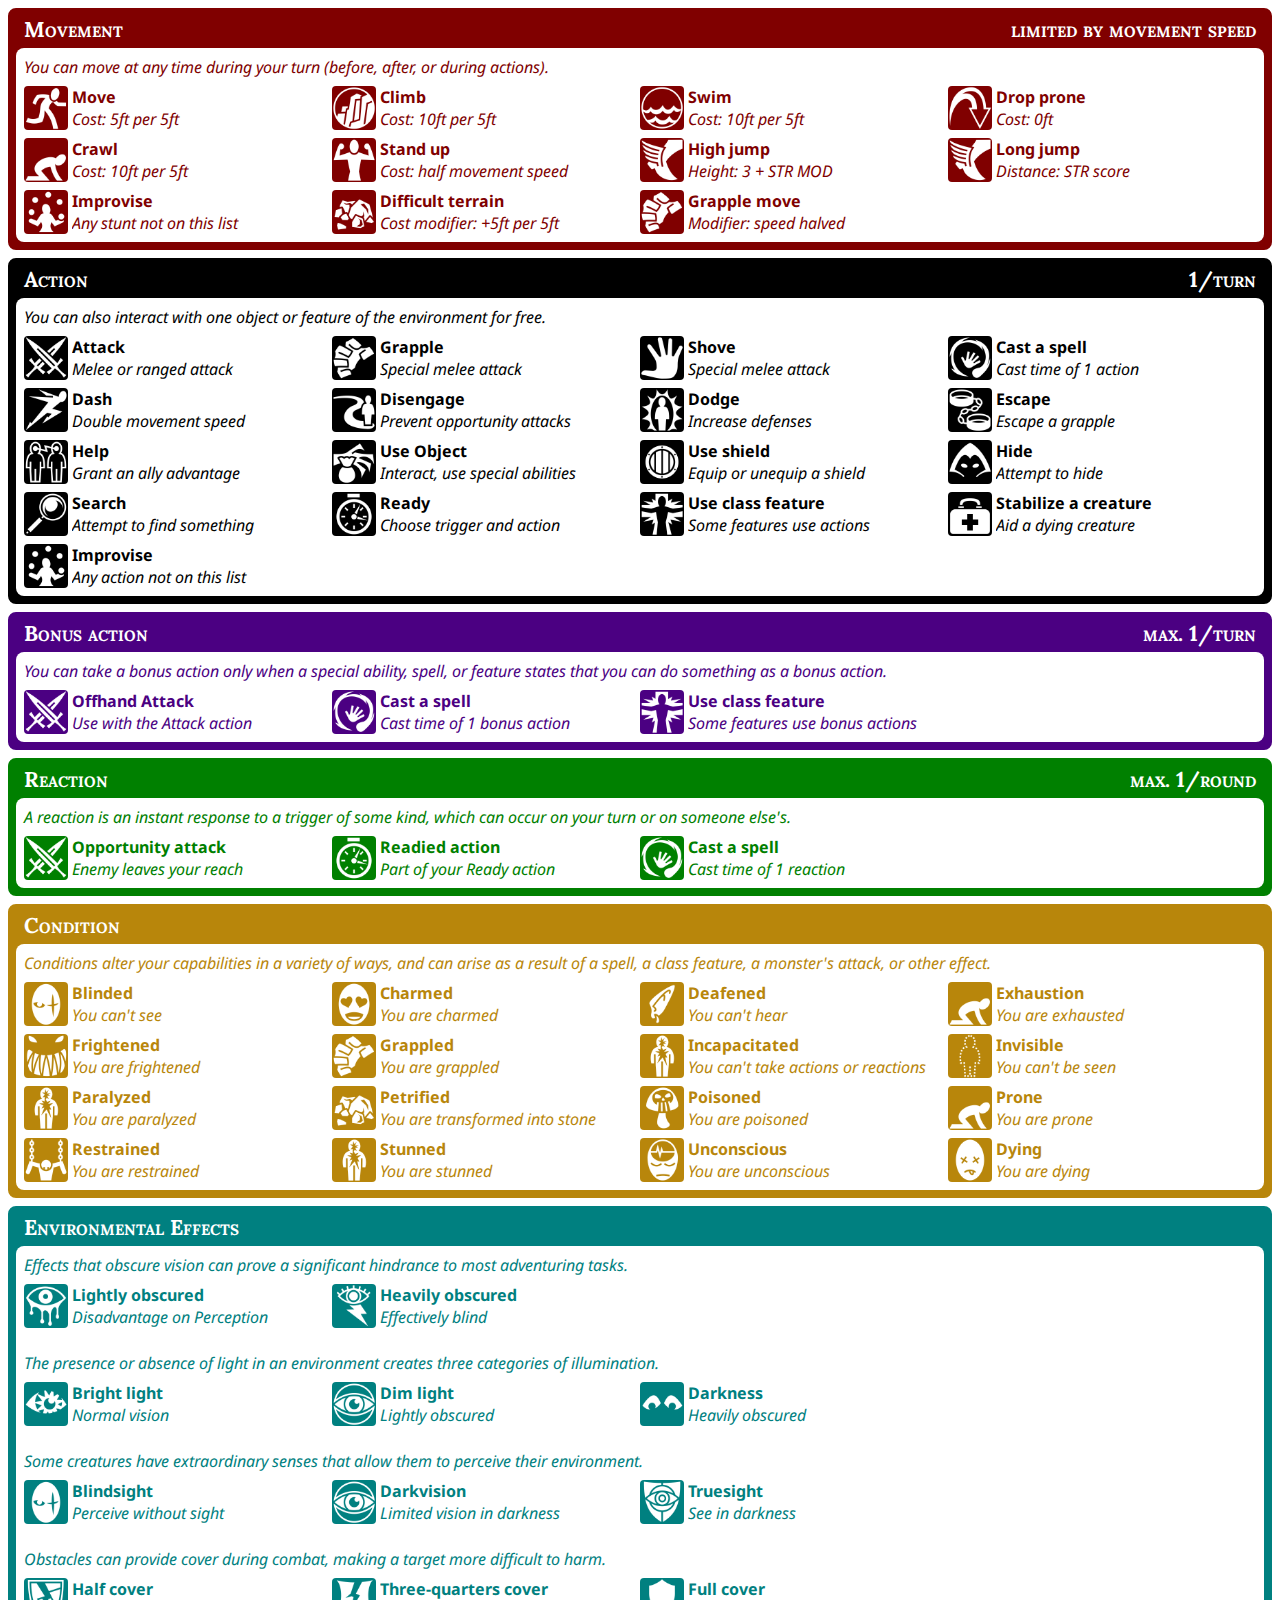
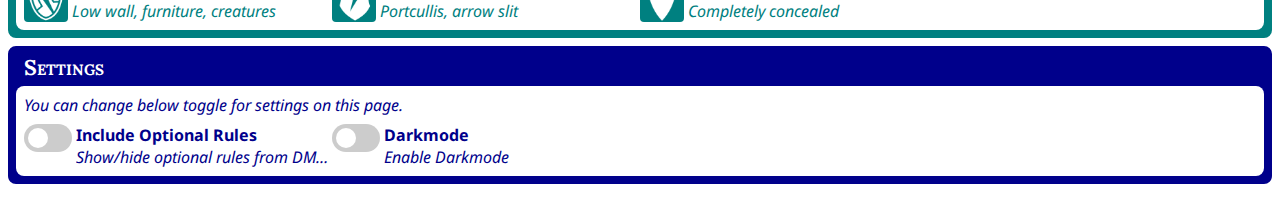
<file: index.html>
<!DOCTYPE html>
<html lang="en">

<head>
    <meta charset="utf-8" />
    <meta name=viewport content="width=device-width, initial-scale=1">
    <title>D&D 5e quick reference</title>
    <!-- CSS -->
    <link rel="stylesheet" type="text/css" href="css/quickref.css">
    <link rel="stylesheet" type="text/css" href="css/icons.css">
    <!-- Fonts -->
    <link href='https://fonts.googleapis.com/css?family=Noto+Sans:400,700,400italic,700italic' rel='stylesheet'
        type='text/css'>
    <link href='https://fonts.googleapis.com/css?family=Lora:700' rel='stylesheet' type='text/css'>
    <!-- Javascript -->
    <!-- <script type="text/javascript" src="js/jquery/jquery.min.js" charset="utf-8"></script> -->
</head>

<body class="page-background">
    <div class="dark-mode">
        <div class="page fontsize" data-size="fullscreen">

            <!-- Movement section -->
            <div id="section-movement" class="section-container">
                <div class="section-title">
                    Movement
                    <span class="float-right">limited by movement speed</span>
                </div>
                <div class="section-content">
                    <div class="section-row section-subtitle text fontsize">
                        You can move at any time during your turn (before, after, or during actions).
                    </div>
                    <div class="section-row" id="basic-movement">
                    </div>
                </div>
            </div>

            <!-- Action section -->
            <div id="section-action" class="section-container">
                <div class="section-title">
                    Action
                    <span class="float-right">1/turn</span>
                </div>
                <div class="section-content">
                    <div class="section-row section-subtitle text fontsize">
                        You can also interact with one object or feature of the
                        environment for free.
                    </div>
                    <div class="section-row" id="basic-actions"></div>
                </div>
            </div>

            <!-- Bonus action section -->
            <div id="section-bonus-action" class="section-container">
                <div class="section-title">
                    Bonus action
                    <span class="float-right">max. 1/turn</span>
                </div>
                <div class="section-content">
                    <div class="section-row section-subtitle text fontsize">
                        You can take a bonus action only when a special ability, spell, or feature
                        states that you can do something as a bonus action.
                    </div>
                    <div class="section-row" id="basic-bonus-actions"></div>
                </div>
            </div>

            <!-- Reaction section -->
            <div id="section-reaction" class="section-container">
                <div class="section-title">
                    Reaction
                    <span class="float-right">max. 1/round</span>
                </div>
                <div class="section-content">
                    <div class="section-row section-subtitle text fontsize">
                        A reaction is an instant response to a trigger of some kind, which
                        can occur on your turn or on someone else's.
                    </div>
                    <div class="section-row" id="basic-reactions"></div>
                </div>
            </div>

            <!-- Condition section -->
            <div id="section-condition" class="section-container">
                <div class="section-title">
                    Condition
                </div>
                <div class="section-content">
                    <div class="section-row section-subtitle text fontsize">
                        Conditions alter your capabilities in a variety of ways, and can arise as a result of a spell, a
                        class feature, a monster's attack, or other effect.
                    </div>
                    <div class="section-row" id="basic-conditions"></div>
                </div>
            </div>

            <!-- Environmental section -->
            <div id="section-environment" class="section-container">
                <div class="section-title">
                    Environmental Effects
                </div>
                <div class="section-content">
                    <div class="section-row section-subtitle text fontsize">
                        Effects that obscure vision can prove a significant hindrance to most adventuring tasks.
                    </div>
                    <div class="section-row" id="environment-obscurance"></div>
                    <div class="section-row section-subtitle text fontsize">
                        The presence or absence of light in an environment creates three categories of illumination.
                    </div>
                    <div class="section-row" id="environment-light"></div>
                    <div class="section-row section-subtitle text fontsize">
                        Some creatures have extraordinary senses that allow them to perceive their environment.
                    </div>
                    <div class="section-row" id="environment-vision"></div>
                    <div class="section-row section-subtitle text fontsize">
                        Obstacles can provide cover during combat, making a target more difficult to harm.
                    </div>
                    <div class="section-row" id="environment-cover"></div>
                </div>
            </div>
            <!-- Settings section -->
            <div id="section-settings" class="section-container">
                <div class="section-title">Settings</div>
                <div class="section-content">
                    <div class="section-row section-subtitle text fontsize">
                        You can change below toggle for settings on this page.
                    </div>
                    <div class="item itemsize" title="Include Optional Rules">
                        <div class="item-icon"><label class="switch">
                                <input type="checkbox" id="optional-switch">
                                <span class="slider round"></span>
                            </label></div>
                        <div class="item-text-container text" id="optional-toggle-item">
                            <div class="item-title">Include Optional Rules</div>
                            <div class="item-desc">Show/hide optional rules from DMG.</div>
                        </div>
                    </div>
                    <div class="item itemsize" title="Darkmode" hidden>
                        <div class="item-icon"><label class="switch">
                                <input type="checkbox" id="darkmode-switch">
                                <span class="slider round"></span>
                            </label></div>
                        <div class="item-text-container text" id="darkmode-toggle-item">
                            <div class="item-title">Darkmode</div>
                            <div class="item-desc">Enable Darkmode</div>
                        </div>
                    </div>
                </div>
            </div>
        </div>
        <!-- Modal -->
        <div class="modal" id="modal" tabindex="-1">
            <div class="modal-backdrop" id="modal-backdrop"></div>
            <div class="modal-dialog modalsize">
                <div class="section-container modal-container" id="modal-container">
                    <div class="section-title" id="modal-title">
                        Modal title<span class="float-right">Action</span>
                    </div>
                    <div class="section-content">
                        <div class="section-row section-subtitle text" id="modal-subtitle">
                            Subtitle
                        </div>
                        <div class="section-row text">
                            <div id="modal-bullets">
                            </div>
                        </div>
                        <div class="section-row text" id="modal-reference">
                        </div>
                    </div>
                </div>
            </div>
        </div>
    </div>
    <!-- Data -->
    <script type="text/javascript" src="js/data_movement.js" charset="utf-8"></script>
    <script type="text/javascript" src="js/data_action.js" charset="utf-8"></script>
    <script type="text/javascript" src="js/data_bonusaction.js" charset="utf-8"></script>
    <script type="text/javascript" src="js/data_reaction.js" charset="utf-8"></script>
    <script type="text/javascript" src="js/data_condition.js" charset="utf-8"></script>
    <script type="text/javascript" src="js/data_environment.js" charset="utf-8"></script>
    <script type="text/javascript" src="js/quickref.js" charset="utf-8"></script>
</body>

</html>
</file>
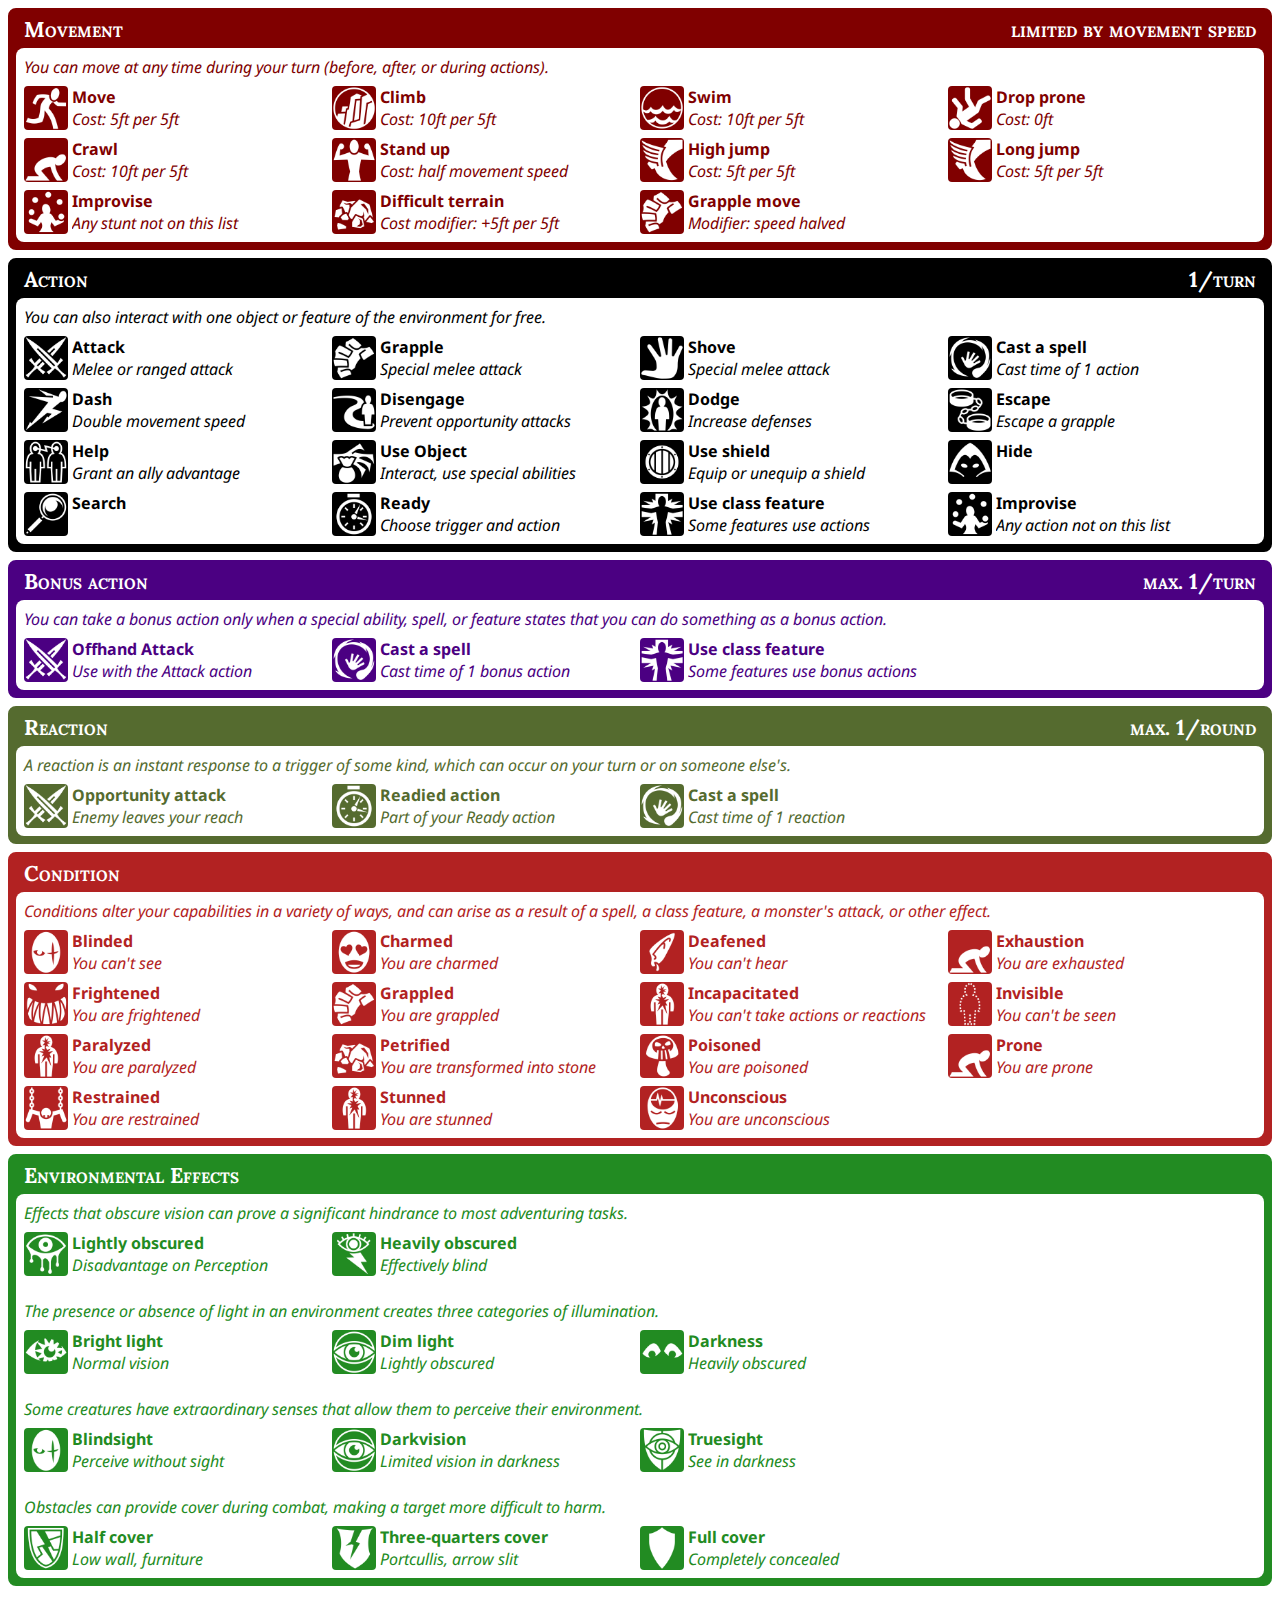
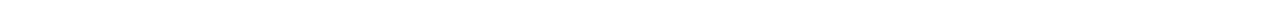
<file: preview/quickref.html>
<!DOCTYPE html>
<html lang="en">
<head>
    <meta charset="utf-8" />
    <meta name=viewport content="width=device-width, initial-scale=1">
    <title>D&D 5e quick reference</title>
    <!-- CSS -->
    <link rel="stylesheet" type="text/css" href="css/quickref.css">
    <link rel="stylesheet" type="text/css" href="css/icons.css">
    <!-- Fonts -->
    <link href='https://fonts.googleapis.com/css?family=Noto+Sans:400,700,400italic,700italic' rel='stylesheet' type='text/css'>
    <link href='https://fonts.googleapis.com/css?family=Lora:700' rel='stylesheet' type='text/css'>
    <!-- Javascript -->
    <script type="text/javascript" src="js/jquery/jquery.min.js" charset="utf-8"></script>
</head>
<body class="page-background">
    <div class="page fontsize" data-size="fullscreen">

        <!-- Movement section -->
        <div id="section-movement" class="section-container">
            <div class="section-title">
                Movement <span class="float-right">limited by movement speed</span>
            </div>
            <div class="section-content">
                <div class="section-row section-subtitle text fontsize">
                    You can move at any time during your turn (before, after, or during actions).
                </div>
                <div class="section-row" id="basic-movement">
                </div>
            </div>
        </div>

        <!-- Action section -->
        <div id="section-action" class="section-container">
            <div class="section-title">
                Action <span class="float-right">1/turn</span>
            </div>
            <div class="section-content">
                <div class="section-row section-subtitle text fontsize">
                    You can also interact with one object or feature of the
                    environment for free.
                </div>
                <div class="section-row" id="basic-actions"></div>
            </div>
        </div>

        <!-- Bonus action section -->
        <div id="section-bonus-action" class="section-container">
            <div class="section-title">
                Bonus action <span class="float-right">max. 1/turn</span>
            </div>
            <div class="section-content">
                <div class="section-row section-subtitle text fontsize">
                    You can take a bonus action only when a special ability, spell, or feature
                    states that you can do something as a bonus action.
                </div>
                <div class="section-row" id="basic-bonus-actions"></div>
            </div>
        </div>

        <!-- Reaction section -->
        <div id="section-reaction" class="section-container">
            <div class="section-title">
                Reaction <span class="float-right">max. 1/round</span>
            </div>
            <div class="section-content">
                <div class="section-row section-subtitle text fontsize">
                    A reaction is an instant response to a trigger of some kind, which
                    can occur on your turn or on someone else's.
                </div>
                <div class="section-row" id="basic-reactions"></div>
            </div>
        </div>

        <!-- Condition section -->
        <div id="section-condition" class="section-container">
            <div class="section-title">
                Condition
            </div>
            <div class="section-content">
                <div class="section-row section-subtitle text fontsize">
                    Conditions alter your capabilities in a variety of ways, and can arise as a result of a spell, a class feature, a monster's attack, or other effect.
                </div>
                <div class="section-row" id="basic-conditions"></div>
            </div>
        </div>
        
        <!-- Environmental section -->
        <div id="section-environment" class="section-container">
            <div class="section-title">
                Environmental Effects
            </div>
            <div class="section-content">
                <div class="section-row section-subtitle text fontsize">
                    Effects that obscure vision can prove a significant hindrance to most adventuring tasks.
                </div>
                <div class="section-row" id="environment-obscurance"></div>
                <div class="section-row section-subtitle text fontsize">
                    The presence or absence of light in an environment creates three categories of illumination.
                </div>
                <div class="section-row" id="environment-light"></div>
                <div class="section-row section-subtitle text fontsize">
                    Some creatures have extraordinary senses that allow them to perceive their environment.
                </div>
                <div class="section-row" id="environment-vision"></div>
                <div class="section-row section-subtitle text fontsize">
                    Obstacles can provide cover during combat, making a target more difficult to harm.
                </div>
                <div class="section-row" id="environment-cover"></div>
            </div>
        </div>

    </div>

    <!-- Modal -->
    <div class="modal" id="modal" tabindex="-1">
        <div class="modal-backdrop" id="modal-backdrop"></div>
        <div class="modal-dialog modalsize">
            <div class="section-container modal-container" id="modal-container">
                <div class="section-title" id="modal-title">
                    Modal title<span class="float-right">Action</span>
                </div>
                <div class="section-content">
                    <div class="section-row section-subtitle text" id="modal-subtitle">
                        Subtitle
                    </div>
                    <div class="section-row text">
                        <div id="modal-bullets">
                        </div>
                    </div>
                    <div class="section-row text" id="modal-reference">
                    </div>
                </div>
            </div>
        </div>
    </div>

    <!-- Data -->
    <script type="text/javascript" src="js/data_movement.js" charset="utf-8"></script>
    <script type="text/javascript" src="js/data_action.js" charset="utf-8"></script>
    <script type="text/javascript" src="js/data_bonusaction.js" charset="utf-8"></script>
    <script type="text/javascript" src="js/data_reaction.js" charset="utf-8"></script>
    <script type="text/javascript" src="js/data_condition.js" charset="utf-8"></script>
    <script type="text/javascript" src="js/data_environment.js" charset="utf-8"></script>
    <script type="text/javascript" src="js/quickref.js" charset="utf-8"></script>
</body>
</html>
</file>
<file: css/quickref.css>
/* ------------------------------------------------------------------------- */
/* Sections */
/* ------------------------------------------------------------------------- */
.section-container {
    border: 8px solid;
    border-radius: 8px;
    box-sizing: border-box;
    position: relative;
    display: flex;
    flex-direction: column;
    /*font-family: Arial;*/
    font-family: 'Noto Sans', 'Myriad Pro', Calibri, Helvetica, Arial, sans-serif;
    width: 100%;
    margin-bottom: 8px;
    page-break-inside: avoid;
}

.section-content {
    padding: 8px;
    padding-bottom: 0;
    border-radius: 8px;
    margin-top: 0;
    background-color: white;
    border-color: inherit;
    font-size: inherit;
}

.section-title {
    height: 32px;
    padding-left: 8px;
    padding-right: 8px;
    font-family: Lora, 'Calisto MT', 'Bookman Old Style', Bookman, 'Goudy Old Style', Garamond, 'Hoefler Text', 'Bitstream Charter', Georgia, serif;
    font-variant: small-caps;
    font-weight: bold;
    background-color: inherit;
    color: white;
    font-size: 16pt;
}

.float-right {
    float: right;
}

.section-subtitle,
#modal-reference {
    display: block;
    margin-bottom: 8px;
    font-size: inherit;
    font-style: italic;
}

#modal-reference {
    margin-top: 1em;
}

.section-row {
    font-size: inherit;
}

.section-row:before,
.section-row:after {
    display: table;
    content: " ";
    clear: both;
}

.section-row+.section-subtitle {
    margin-top: 1em;
}

/* ------------------------------------------------------------------------- */
/* Items */
/* ------------------------------------------------------------------------- */

.item {
    margin-bottom: 8px;
    float: left;
    display: flex;
    font-size: inherit;
    vertical-align: top;
    box-sizing: border-box;
    cursor: pointer;
}

.item-icon {
    float: left;
    flex: 0 0 auto;
    background-repeat: no-repeat;
    background-size: contain;
    box-sizing: border-box;
    border-radius: 4px;
    margin-right: 4px;
}

.item-title {
    font-weight: bold;
    font-size: inherit;
    overflow: hidden;
    text-overflow: ellipsis;
    white-space: nowrap;
}

.item-desc {
    font-style: italic;
    font-size: inherit;
    overflow: hidden;
    text-overflow: ellipsis;
    white-space: nowrap;
}

.item-text-container {
    flex: 1;
    padding-right: 4px;
    font-size: inherit;
    height: 100%;
}


/* ------------------------------------------------------------------------- */
/* Colors */
/* ------------------------------------------------------------------------- */
#section-movement,
#section-movement .item-icon {
    background-color: maroon;
    border-color: maroon;
}

#section-movement .text {
    color: maroon;
}

#section-action,
#section-action .item-icon {
    background-color: black;
    border-color: black;
}

#section-action .text {
    color: black;
}

#section-bonus-action,
#section-bonus-action .item-icon {
    background-color: indigo;
    border-color: indigo;
}

#section-bonus-action .text {
    color: indigo;
}

#section-reaction,
#section-reaction .item-icon {
    background-color: green;
    border-color: green;
}

#section-reaction .text {
    color: green;
}

#section-condition,
#section-condition .item-icon {
    background-color: darkgoldenrod;
    border-color: darkgoldenrod;
}

#section-condition .text {
    color: darkgoldenrod;
}

#section-environment,
#section-environment .item-icon {
    background-color: teal;
    border-color: teal;
}

#section-environment .text {
    color: teal;
}

#section-settings,
#section-section-settings .item-icon {
    background-color: darkblue;
    border-color: darkblue;
}

#section-settings .text {
    color: darkblue;
}

/* ------------------------------------------------------------------------- */
/* Page container */
/* ------------------------------------------------------------------------- */

body {
    display: flex;
    justify-content: center;
    align-content: center;
}

/* ------------------------------------------------------------------------- */
/* Misc */
/* ------------------------------------------------------------------------- */

.hidden {
    display: none;
}

ul {
    padding-left: 20px;
}

p,
hr {
    margin-top: 0.5em;
    margin-bottom: 0.5em;
}

hr {
    border: 0px;
    border-top: 1px solid gray;
}

p:first-child {
    margin-top: 1em;
}

/* ------------------------------------------------------------------------- */
/* Modal */
/* ------------------------------------------------------------------------- */
.modal-open {
    overflow: hidden;
}

.modal-open .modal {
    overflow-x: hidden;
    overflow-y: auto;
}

.modal {
    position: fixed;
    top: 0;
    right: 0;
    bottom: 0;
    left: 0;
    z-index: 1040;
    overflow: hidden;
    outline: 0;
    display: none;
}

.modal-visible {
    display: block;
}

.modal-dialog {
    position: relative;
    width: auto;
    margin: 8px;
}

.modal-backdrop {
    position: absolute;
    top: 0;
    right: 0;
    left: 0;
    background-color: #888;
    opacity: .75;
    overflow: hidden;
}

.modal-container {
    background-clip: padding-box;
    outline: 0;
    box-shadow: 0 3px 9px rgba(0, 0, 0, .5);
}

.modal-footer {
    padding: 15px;
    text-align: right;
    border-top: 1px solid #e5e5e5;
}


/* ------------------------------------------------------------------------- */
/* Viewport sizes */
/* ------------------------------------------------------------------------- */

/* Smart phone, portrait */
@media (min-width: 0px) and (max-width: 479px) {
    .fontsize {
        font-size: 12pt;
    }

    .iconsize {
        width: 44px;
        height: 44px;
    }

    .itemsize {
        height: 44px;
        width: 100%;
    }

    .modalsize {}
}

/* Smart phone, landscape */
@media (min-width: 480px) and (max-width: 767px) {
    .fontsize {
        font-size: 11pt;
    }

    .iconsize {
        width: 40px;
        height: 40px;
    }

    .itemsize {
        height: 40px;
        width: 50%;
    }

    .modalsize {}
}

/* Tablet, portrait */
@media (min-width: 768px) and (max-width: 991px) {
    .fontsize {
        font-size: 11pt;
    }

    .iconsize {
        width: 40px;
        height: 40px;
    }

    .itemsize {
        height: 40px;
        width: 33%;
    }

    .modalsize {
        width: 600px;
        margin: 30px auto;
    }
}

/* Tablet, landscape */
@media (min-width: 992px) and (max-width: 1199px) {
    .fontsize {
        font-size: 12pt;
    }

    .iconsize {
        width: 44px;
        height: 44px;
    }

    .itemsize {
        height: 44px;
        width: 33%;
    }

    .modalsize {
        width: 600px;
        margin: 30px auto;
    }
}

/* Small desktop screen */
@media (min-width: 1200px) and (max-width: 1599px) {
    .fontsize {
        font-size: 12pt;
    }

    .iconsize {
        width: 44px;
        height: 44px;
    }

    .itemsize {
        height: 44px;
        width: 25%;
    }

    .modalsize {
        width: 600px;
        margin: 30px auto;
    }
}

/* Large desktop screen */
@media (min-width: 1600px) {
    .fontsize {
        font-size: 12pt;
    }

    .iconsize {
        width: 44px;
        height: 44px;
    }

    .itemsize {
        height: 44px;
        width: 20%;
    }

    .modalsize {
        width: 600px;
        margin: 30px auto;
    }
}

/* Print */
@media print {
    .fontsize {
        font-size: 10pt;
    }

    .iconsize {
        width: 36px;
        height: 36px;
    }

    .itemsize {
        height: 36px;
        width: 33%;
    }

    .modalsize {}
}


/* ------------------------------------------------------------------------- */
/* Switches */
/* ------------------------------------------------------------------------- */
.switch {
    position: relative;
    display: inline-block;
    width: 48px;
    height: 28px;
}

/* Hide default HTML checkbox */
.switch input {
    opacity: 0;
    width: 0;
    height: 0;
}

/* The slider */
.slider {
    position: absolute;
    cursor: pointer;
    top: 0;
    left: 0;
    right: 0;
    bottom: 0;
    background-color: #ccc;
    -webkit-transition: .4s;
    transition: .4s;
}

.slider:before {
    position: absolute;
    content: "";
    height: 20px;
    width: 20px;
    left: 4px;
    bottom: 4px;
    background-color: white;
    -webkit-transition: .4s;
    transition: .4s;
}

input:checked+.slider {
    background-color: darkblue;
}

input:focus+.slider {
    box-shadow: 0 0 1px darkblue;
}

input:checked+.slider:before {
    -webkit-transform: translateX(20px);
    -ms-transform: translateX(20px);
    transform: translateX(20px);
}

/* Rounded sliders */
.slider.round {
    border-radius: 28px;
}

.slider.round:before {
    border-radius: 50%;
}

/* Settings on bottom of page */
.settings {
    font-weight: bold;
    font-size: inherit;
    overflow: hidden;
    text-overflow: ellipsis;
    white-space: nowrap;
    font-family: 'Noto Sans', 'Myriad Pro', Calibri, Helvetica, Arial, sans-serif;
}

/* ------------------------------------------------------------------------- */
/* Dark Mode */
/* ------------------------------------------------------------------------- */
.dark-mode-active {
    background-color: #222;
    color: #fff;
}

.dark-mode-active .section-container {
    border-color: #444;
}

.dark-mode-active .section-content {
    background-color: #333;
    color: #fff;
}

.dark-mode-active .section-row,
.dark-mode-active .section-subtitle,
.dark-mode-active #modal-reference {
    color: #fff;
}

.dark-mode-active .item {
    background-color: #333;
}

.dark-mode-active .item-title,
.dark-mode-active .item-desc,
.dark-mode-active .item-text-container {
    color: #fff;
}

.dark-mode-active hr {
    border-top-color: #666;
}

.dark-mode-active .modal-backdrop {
    background-color: rgba(0, 0, 0, 0.75);
}

.dark-mode-active .modal-container {
    box-shadow: 0 3px 9px rgba(255, 255, 255, 0.5);
}

.dark-mode-active .modal-footer {
    border-top-color: #555;
}

.dark-mode-active #section-movement,
.dark-mode-active #section-movement .item-icon {
    background-color: #8f3838;
    border-color: #8f3838;
}

.dark-mode-active #section-movement .text {
    color: #fff;
}

.dark-mode-active #section-action .text {
    color: #fff;
}

.dark-mode-active #section-action,
.dark-mode-active #section-action .item-icon {
    background-color: #09151A;
    border-color: #09151A;
}

.dark-mode-active #section-bonus-action .text {
    color: #fff;
}

.dark-mode-active #section-bonus-action,
.dark-mode-active #section-bonus-action .item-icon {
    background-color: #311942;
    border-color: #311942;
}

.dark-mode-active #section-reaction .text {
    color: #fff;
}

.dark-mode-active #section-reaction,
.dark-mode-active #section-reaction .item-icon {
    background-color: DarkOliveGreen;
    border-color: DarkOliveGreen;
}

.dark-mode-active #section-condition .text {
    color: #fff;
}

.dark-mode-active #section-condition,
.dark-mode-active #section-condition .item-icon {
    background-color: #7a4b2a;
    border-color: #7a4b2a;
}

.dark-mode-active #section-environment .text {
    color: #fff;
}

.dark-mode-active #section-environment,
.dark-mode-active #section-environment .item-icon {
    background-color: #2f4f4f;
    border-color: #2f4f4f;
}

.dark-mode-active #section-settings .text {
    color: #fff;
}

.dark-mode-active #section-settings,
.dark-mode-active #section-section-settings .item-icon {
    background-color: DarkSlateBlue;
    border-color: DarkSlateBlue;
}

.dark-mode-active input:checked+.slider {
    background-color: DarkSlateBlue;
}

.dark-mode-active input:focus+.slider {
    box-shadow: 0 0 1px DarkSlateBlue;
}

.dark-mode-active .modal-backdrop {
    background-color: rgba(0, 0, 0, 0.75); /* Dark mode backdrop color */
}

.dark-mode-active .modal-container {
    box-shadow: 0 3px 9px rgba(255, 255, 255, 0.5); /* Dark mode modal container shadow */
}

.dark-mode-active .modal-footer {
    border-top-color: #555; /* Dark mode modal footer border color */
}
</file>
<file: css/icons.css>
.icon-ace { background-image: url(../img/ace.png);}
.icon-acid-blob { background-image: url(../img/acid-blob.png);}
.icon-acid-tube { background-image: url(../img/acid-tube.png);}
.icon-acid { background-image: url(../img/acid.png);}
.icon-acorn { background-image: url(../img/acorn.png);}
.icon-aerial-signal { background-image: url(../img/aerial-signal.png);}
.icon-aerosol { background-image: url(../img/aerosol.png);}
.icon-afterburn { background-image: url(../img/afterburn.png);}
.icon-alien-skull { background-image: url(../img/alien-skull.png);}
.icon-alien-stare { background-image: url(../img/alien-stare.png);}
.icon-all-for-one { background-image: url(../img/all-for-one.png);}
.icon-alligator-clip { background-image: url(../img/alligator-clip.png);}
.icon-ammo-box { background-image: url(../img/ammo-box.png);}
.icon-ammonite-fossil { background-image: url(../img/ammonite-fossil.png);}
.icon-ammonite { background-image: url(../img/ammonite.png);}
.icon-amphora { background-image: url(../img/amphora.png);}
.icon-anatomy { background-image: url(../img/anatomy.png);}
.icon-anchor { background-image: url(../img/anchor.png);}
.icon-andromeda-chain { background-image: url(../img/andromeda-chain.png);}
.icon-angel-outfit { background-image: url(../img/angel-outfit.png);}
.icon-angel-wings { background-image: url(../img/angel-wings.png);}
.icon-angler-fish { background-image: url(../img/angler-fish.png);}
.icon-angular-spider { background-image: url(../img/angular-spider.png);}
.icon-animal-hide { background-image: url(../img/animal-hide.png);}
.icon-animal-skull { background-image: url(../img/animal-skull.png);}
.icon-ankh { background-image: url(../img/ankh.png);}
.icon-anthem { background-image: url(../img/anthem.png);}
.icon-anvil-impact { background-image: url(../img/anvil-impact.png);}
.icon-anvil { background-image: url(../img/anvil.png);}
.icon-apple-maggot { background-image: url(../img/apple-maggot.png);}
.icon-apple-seeds { background-image: url(../img/apple-seeds.png);}
.icon-aquarius { background-image: url(../img/aquarius.png);}
.icon-archery-target { background-image: url(../img/archery-target.png);}
.icon-architect-mask { background-image: url(../img/architect-mask.png);}
.icon-arcing-bolt { background-image: url(../img/arcing-bolt.png);}
.icon-arena { background-image: url(../img/arena.png);}
.icon-aries { background-image: url(../img/aries.png);}
.icon-armadillo-tail { background-image: url(../img/armadillo-tail.png);}
.icon-armoured-shell { background-image: url(../img/armoured-shell.png);}
.icon-arrow-cluster { background-image: url(../img/arrow-cluster.png);}
.icon-arrow-flights { background-image: url(../img/arrow-flights.png);}
.icon-arrowed { background-image: url(../img/arrowed.png);}
.icon-arrowhead { background-image: url(../img/arrowhead.png);}
.icon-arrows-shield { background-image: url(../img/arrows-shield.png);}
.icon-arson { background-image: url(../img/arson.png);}
.icon-artificial-hive { background-image: url(../img/artificial-hive.png);}
.icon-at-sea { background-image: url(../img/at-sea.png);}
.icon-atomic-slashes { background-image: url(../img/atomic-slashes.png);}
.icon-aubergine { background-image: url(../img/aubergine.png);}
.icon-aura { background-image: url(../img/aura.png);}
.icon-auto-repair { background-image: url(../img/auto-repair.png);}
.icon-autogun { background-image: url(../img/autogun.png);}
.icon-awareness { background-image: url(../img/awareness.png);}
.icon-axe-in-stump { background-image: url(../img/axe-in-stump.png);}
.icon-axe-swing { background-image: url(../img/axe-swing.png);}
.icon-back-forth { background-image: url(../img/back-forth.png);}
.icon-back-pain { background-image: url(../img/back-pain.png);}
.icon-backstab { background-image: url(../img/backstab.png);}
.icon-backup { background-image: url(../img/backup.png);}
.icon-balloons { background-image: url(../img/balloons.png);}
.icon-bandage-roll { background-image: url(../img/bandage-roll.png);}
.icon-bandaged { background-image: url(../img/bandaged.png);}
.icon-barbed-arrow { background-image: url(../img/barbed-arrow.png);}
.icon-barbed-spear { background-image: url(../img/barbed-spear.png);}
.icon-barbed-wire { background-image: url(../img/barbed-wire.png);}
.icon-barbute { background-image: url(../img/barbute.png);}
.icon-barefoot { background-image: url(../img/barefoot.png);}
.icon-bat-blade { background-image: url(../img/bat-blade.png);}
.icon-bat-wing { background-image: url(../img/bat-wing.png);}
.icon-battered-axe { background-image: url(../img/battered-axe.png);}
.icon-batteries { background-image: url(../img/batteries.png);}
.icon-battery-0 { background-image: url(../img/battery-0.png);}
.icon-battery-100 { background-image: url(../img/battery-100.png);}
.icon-battery-25 { background-image: url(../img/battery-25.png);}
.icon-battery-50 { background-image: url(../img/battery-50.png);}
.icon-battery-75 { background-image: url(../img/battery-75.png);}
.icon-battery-minus { background-image: url(../img/battery-minus.png);}
.icon-battery-pack-alt { background-image: url(../img/battery-pack-alt.png);}
.icon-battery-pack { background-image: url(../img/battery-pack.png);}
.icon-battery-plus { background-image: url(../img/battery-plus.png);}
.icon-battle-axe { background-image: url(../img/battle-axe.png);}
.icon-battle-gear { background-image: url(../img/battle-gear.png);}
.icon-batwing-emblem { background-image: url(../img/batwing-emblem.png);}
.icon-beam-wake { background-image: url(../img/beam-wake.png);}
.icon-beams-aura { background-image: url(../img/beams-aura.png);}
.icon-beanstalk { background-image: url(../img/beanstalk.png);}
.icon-beard { background-image: url(../img/beard.png);}
.icon-beast-eye { background-image: url(../img/beast-eye.png);}
.icon-bee { background-image: url(../img/bee.png);}
.icon-beech { background-image: url(../img/beech.png);}
.icon-beer-stein { background-image: url(../img/beer-stein.png);}
.icon-beetle-shell { background-image: url(../img/beetle-shell.png);}
.icon-behold { background-image: url(../img/behold.png);}
.icon-belt-buckles { background-image: url(../img/belt-buckles.png);}
.icon-bestial-fangs { background-image: url(../img/bestial-fangs.png);}
.icon-beveled-star { background-image: url(../img/beveled-star.png);}
.icon-big-egg { background-image: url(../img/big-egg.png);}
.icon-big-wave { background-image: url(../img/big-wave.png);}
.icon-biohazard { background-image: url(../img/biohazard.png);}
.icon-bird-claw { background-image: url(../img/bird-claw.png);}
.icon-bird-limb { background-image: url(../img/bird-limb.png);}
.icon-bird-mask { background-image: url(../img/bird-mask.png);}
.icon-bird-twitter { background-image: url(../img/bird-twitter.png);}
.icon-black-bar { background-image: url(../img/black-bar.png);}
.icon-black-book { background-image: url(../img/black-book.png);}
.icon-black-cat { background-image: url(../img/black-cat.png);}
.icon-black-flag { background-image: url(../img/black-flag.png);}
.icon-black-hole-bolas { background-image: url(../img/black-hole-bolas.png);}
.icon-blackball { background-image: url(../img/blackball.png);}
.icon-blackcurrant { background-image: url(../img/blackcurrant.png);}
.icon-blade-bite { background-image: url(../img/blade-bite.png);}
.icon-blade-fall { background-image: url(../img/blade-fall.png);}
.icon-blast { background-image: url(../img/blast.png);}
.icon-blaster { background-image: url(../img/blaster.png);}
.icon-bleeding-eye { background-image: url(../img/bleeding-eye.png);}
.icon-bleeding-heart { background-image: url(../img/bleeding-heart.png);}
.icon-bloody-stash { background-image: url(../img/bloody-stash.png);}
.icon-blunderbuss { background-image: url(../img/blunderbuss.png);}
.icon-boar-tusks { background-image: url(../img/boar-tusks.png);}
.icon-boiling-bubbles { background-image: url(../img/boiling-bubbles.png);}
.icon-bolas { background-image: url(../img/bolas.png);}
.icon-bolt-shield { background-image: url(../img/bolt-shield.png);}
.icon-bolter-gun { background-image: url(../img/bolter-gun.png);}
.icon-bombing-run { background-image: url(../img/bombing-run.png);}
.icon-bone-gnawer { background-image: url(../img/bone-gnawer.png);}
.icon-bone-knife { background-image: url(../img/bone-knife.png);}
.icon-book-aura { background-image: url(../img/book-aura.png);}
.icon-book-cover { background-image: url(../img/book-cover.png);}
.icon-book-storm { background-image: url(../img/book-storm.png);}
.icon-bookmark { background-image: url(../img/bookmark.png);}
.icon-bookmarklet { background-image: url(../img/bookmarklet.png);}
.icon-boomerang { background-image: url(../img/boomerang.png);}
.icon-boot-prints { background-image: url(../img/boot-prints.png);}
.icon-boot-stomp { background-image: url(../img/boot-stomp.png);}
.icon-boots { background-image: url(../img/boots.png);}
.icon-bordered-shield { background-image: url(../img/bordered-shield.png);}
.icon-bottle-vapors { background-image: url(../img/bottle-vapors.png);}
.icon-bottled-bolt { background-image: url(../img/bottled-bolt.png);}
.icon-bottom-right-3d-arrow { background-image: url(../img/bottom-right-3d-arrow.png);}
.icon-bowie-knife { background-image: url(../img/bowie-knife.png);}
.icon-bowl-spiral { background-image: url(../img/bowl-spiral.png);}
.icon-bowling-pin { background-image: url(../img/bowling-pin.png);}
.icon-bowling-propulsion { background-image: url(../img/bowling-propulsion.png);}
.icon-bowman { background-image: url(../img/bowman.png);}
.icon-boxing-glove-surprise { background-image: url(../img/boxing-glove-surprise.png);}
.icon-boxing-glove { background-image: url(../img/boxing-glove.png);}
.icon-brain-freeze { background-image: url(../img/brain-freeze.png);}
.icon-brain-stem { background-image: url(../img/brain-stem.png);}
.icon-brain { background-image: url(../img/brain.png);}
.icon-brainstorm { background-image: url(../img/brainstorm.png);}
.icon-branch-arrow { background-image: url(../img/branch-arrow.png);}
.icon-brandy-bottle { background-image: url(../img/brandy-bottle.png);}
.icon-brass-eye { background-image: url(../img/brass-eye.png);}
.icon-breastplate { background-image: url(../img/breastplate.png);}
.icon-brick-pile { background-image: url(../img/brick-pile.png);}
.icon-bridge { background-image: url(../img/bridge.png);}
.icon-broadhead-arrow { background-image: url(../img/broadhead-arrow.png);}
.icon-broadsword { background-image: url(../img/broadsword.png);}
.icon-broken-bone { background-image: url(../img/broken-bone.png);}
.icon-broken-bottle { background-image: url(../img/broken-bottle.png);}
.icon-broken-heart { background-image: url(../img/broken-heart.png);}
.icon-broken-shield { background-image: url(../img/broken-shield.png);}
.icon-broken-skull { background-image: url(../img/broken-skull.png);}
.icon-broken-tablet { background-image: url(../img/broken-tablet.png);}
.icon-brutal-helm { background-image: url(../img/brutal-helm.png);}
.icon-bubble-field { background-image: url(../img/bubble-field.png);}
.icon-bubbling-flask { background-image: url(../img/bubbling-flask.png);}
.icon-bud { background-image: url(../img/bud.png);}
.icon-bugle-call { background-image: url(../img/bugle-call.png);}
.icon-bulb { background-image: url(../img/bulb.png);}
.icon-bull-horns { background-image: url(../img/bull-horns.png);}
.icon-bull { background-image: url(../img/bull.png);}
.icon-bullets { background-image: url(../img/bullets.png);}
.icon-burn { background-image: url(../img/burn.png);}
.icon-burning-book { background-image: url(../img/burning-book.png);}
.icon-burning-dot { background-image: url(../img/burning-dot.png);}
.icon-burning-embers { background-image: url(../img/burning-embers.png);}
.icon-burning-eye { background-image: url(../img/burning-eye.png);}
.icon-burning-meteor { background-image: url(../img/burning-meteor.png);}
.icon-burning-passion { background-image: url(../img/burning-passion.png);}
.icon-burning-round-shot { background-image: url(../img/burning-round-shot.png);}
.icon-burning-tree { background-image: url(../img/burning-tree.png);}
.icon-burst-blob { background-image: url(../img/burst-blob.png);}
.icon-butterfly-warning { background-image: url(../img/butterfly-warning.png);}
.icon-butterfly { background-image: url(../img/butterfly.png);}
.icon-caged-ball { background-image: url(../img/caged-ball.png);}
.icon-cake-slice { background-image: url(../img/cake-slice.png);}
.icon-caldera { background-image: url(../img/caldera.png);}
.icon-campfire { background-image: url(../img/campfire.png);}
.icon-cancel { background-image: url(../img/cancel.png);}
.icon-cancer { background-image: url(../img/cancer.png);}
.icon-candle-flame { background-image: url(../img/candle-flame.png);}
.icon-candle-holder { background-image: url(../img/candle-holder.png);}
.icon-candle-light { background-image: url(../img/candle-light.png);}
.icon-candle-skull { background-image: url(../img/candle-skull.png);}
.icon-candlebright { background-image: url(../img/candlebright.png);}
.icon-cannister { background-image: url(../img/cannister.png);}
.icon-cannon-ball { background-image: url(../img/cannon-ball.png);}
.icon-cannon-shot { background-image: url(../img/cannon-shot.png);}
.icon-cannon { background-image: url(../img/cannon.png);}
.icon-capitol { background-image: url(../img/capitol.png);}
.icon-capricorn { background-image: url(../img/capricorn.png);}
.icon-cargo-crane { background-image: url(../img/cargo-crane.png);}
.icon-carillon { background-image: url(../img/carillon.png);}
.icon-carrion { background-image: url(../img/carrion.png);}
.icon-carrot { background-image: url(../img/carrot.png);}
.icon-cartwheel { background-image: url(../img/cartwheel.png);}
.icon-cash { background-image: url(../img/cash.png);}
.icon-castle { background-image: url(../img/castle.png);}
.icon-cauldron { background-image: url(../img/cauldron.png);}
.icon-cctv-camera { background-image: url(../img/cctv-camera.png);}
.icon-centipede { background-image: url(../img/centipede.png);}
.icon-chain-lightning { background-image: url(../img/chain-lightning.png);}
.icon-chain-mail { background-image: url(../img/chain-mail.png);}
.icon-chained-heart { background-image: url(../img/chained-heart.png);}
.icon-chaingun { background-image: url(../img/chaingun.png);}
.icon-chalice-drops { background-image: url(../img/chalice-drops.png);}
.icon-charm { background-image: url(../img/charm.png);}
.icon-checkbox-tree { background-image: url(../img/checkbox-tree.png);}
.icon-checked-shield { background-image: url(../img/checked-shield.png);}
.icon-cheerful { background-image: url(../img/cheerful.png);}
.icon-cheese-wedge { background-image: url(../img/cheese-wedge.png);}
.icon-chemical-arrow { background-image: url(../img/chemical-arrow.png);}
.icon-chemical-bolt { background-image: url(../img/chemical-bolt.png);}
.icon-chemical-drop { background-image: url(../img/chemical-drop.png);}
.icon-chemical-tank { background-image: url(../img/chemical-tank.png);}
.icon-chicken-leg { background-image: url(../img/chicken-leg.png);}
.icon-circuitry { background-image: url(../img/circuitry.png);}
.icon-circular-saw { background-image: url(../img/circular-saw.png);}
.icon-circular-sawblade { background-image: url(../img/circular-sawblade.png);}
.icon-claw-hammer { background-image: url(../img/claw-hammer.png);}
.icon-claw { background-image: url(../img/claw.png);}
.icon-cloak-dagger { background-image: url(../img/cloak-dagger.png);}
.icon-clockwork { background-image: url(../img/clockwork.png);}
.icon-clout { background-image: url(../img/clout.png);}
.icon-clover-spiked { background-image: url(../img/clover-spiked.png);}
.icon-clover { background-image: url(../img/clover.png);}
.icon-cluster-bomb { background-image: url(../img/cluster-bomb.png);}
.icon-cobweb { background-image: url(../img/cobweb.png);}
.icon-coffee-mug { background-image: url(../img/coffee-mug.png);}
.icon-coffin { background-image: url(../img/coffin.png);}
.icon-cog-lock { background-image: url(../img/cog-lock.png);}
.icon-cog { background-image: url(../img/cog.png);}
.icon-cogsplosion { background-image: url(../img/cogsplosion.png);}
.icon-coiling-curl { background-image: url(../img/coiling-curl.png);}
.icon-cold-heart { background-image: url(../img/cold-heart.png);}
.icon-coma { background-image: url(../img/coma.png);}
.icon-comb { background-image: url(../img/comb.png);}
.icon-compass { background-image: url(../img/compass.png);}
.icon-concentration-orb { background-image: url(../img/concentration-orb.png);}
.icon-condor-emblem { background-image: url(../img/condor-emblem.png);}
.icon-condylura-skull { background-image: url(../img/condylura-skull.png);}
.icon-conversation { background-image: url(../img/conversation.png);}
.icon-cool-spices { background-image: url(../img/cool-spices.png);}
.icon-corked-tube { background-image: url(../img/corked-tube.png);}
.icon-cowled { background-image: url(../img/cowled.png);}
.icon-crab-claw { background-image: url(../img/crab-claw.png);}
.icon-crab { background-image: url(../img/crab.png);}
.icon-cracked-ball-dunk { background-image: url(../img/cracked-ball-dunk.png);}
.icon-cracked-disc { background-image: url(../img/cracked-disc.png);}
.icon-cracked-glass { background-image: url(../img/cracked-glass.png);}
.icon-cracked-helm { background-image: url(../img/cracked-helm.png);}
.icon-cracked-mask { background-image: url(../img/cracked-mask.png);}
.icon-cracked-saber { background-image: url(../img/cracked-saber.png);}
.icon-cracked-shield { background-image: url(../img/cracked-shield.png);}
.icon-crags { background-image: url(../img/crags.png);}
.icon-crawl { background-image: url(../img/crawl.png);}
.icon-crenulated-shield { background-image: url(../img/crenulated-shield.png);}
.icon-crescent-blade { background-image: url(../img/crescent-blade.png);}
.icon-crested-helmet { background-image: url(../img/crested-helmet.png);}
.icon-croc-jaws { background-image: url(../img/croc-jaws.png);}
.icon-croc-sword { background-image: url(../img/croc-sword.png);}
.icon-cross-mark { background-image: url(../img/cross-mark.png);}
.icon-crossbow { background-image: url(../img/crossbow.png);}
.icon-crossed-air-flows { background-image: url(../img/crossed-air-flows.png);}
.icon-crossed-axes { background-image: url(../img/crossed-axes.png);}
.icon-crossed-bones { background-image: url(../img/crossed-bones.png);}
.icon-crossed-chains { background-image: url(../img/crossed-chains.png);}
.icon-crossed-claws { background-image: url(../img/crossed-claws.png);}
.icon-crossed-pistols { background-image: url(../img/crossed-pistols.png);}
.icon-crossed-sabres { background-image: url(../img/crossed-sabres.png);}
.icon-crossed-slashes { background-image: url(../img/crossed-slashes.png);}
.icon-crossed-swords { background-image: url(../img/crossed-swords.png);}
.icon-crow-dive { background-image: url(../img/crow-dive.png);}
.icon-crown-coin { background-image: url(../img/crown-coin.png);}
.icon-crown-of-thorns { background-image: url(../img/crown-of-thorns.png);}
.icon-crown { background-image: url(../img/crown.png);}
.icon-crowned-explosion { background-image: url(../img/crowned-explosion.png);}
.icon-crowned-heart { background-image: url(../img/crowned-heart.png);}
.icon-crowned-skull { background-image: url(../img/crowned-skull.png);}
.icon-crush { background-image: url(../img/crush.png);}
.icon-crystal-ball { background-image: url(../img/crystal-ball.png);}
.icon-crystal-bars { background-image: url(../img/crystal-bars.png);}
.icon-crystal-cluster { background-image: url(../img/crystal-cluster.png);}
.icon-crystal-eye { background-image: url(../img/crystal-eye.png);}
.icon-crystal-growth { background-image: url(../img/crystal-growth.png);}
.icon-crystal-shine { background-image: url(../img/crystal-shine.png);}
.icon-crystal-wand { background-image: url(../img/crystal-wand.png);}
.icon-crystalize { background-image: url(../img/crystalize.png);}
.icon-cubeforce { background-image: url(../img/cubeforce.png);}
.icon-cubes { background-image: url(../img/cubes.png);}
.icon-cupidon-arrow { background-image: url(../img/cupidon-arrow.png);}
.icon-curled-leaf { background-image: url(../img/curled-leaf.png);}
.icon-curled-tentacle { background-image: url(../img/curled-tentacle.png);}
.icon-curling-vines { background-image: url(../img/curling-vines.png);}
.icon-curly-wing { background-image: url(../img/curly-wing.png);}
.icon-curvy-knife { background-image: url(../img/curvy-knife.png);}
.icon-cut-diamond { background-image: url(../img/cut-diamond.png);}
.icon-cut-palm { background-image: url(../img/cut-palm.png);}
.icon-cycle { background-image: url(../img/cycle.png);}
.icon-cyclops { background-image: url(../img/cyclops.png);}
.icon-daggers { background-image: url(../img/daggers.png);}
.icon-daisy { background-image: url(../img/daisy.png);}
.icon-dark-squad { background-image: url(../img/dark-squad.png);}
.icon-dead-eye { background-image: url(../img/dead-eye.png);}
.icon-dead-head { background-image: url(../img/dead-head.png);}
.icon-dead-wood { background-image: url(../img/dead-wood.png);}
.icon-death-note { background-image: url(../img/death-note.png);}
.icon-death-skull { background-image: url(../img/death-skull.png);}
.icon-death-zone { background-image: url(../img/death-zone.png);}
.icon-deathcab { background-image: url(../img/deathcab.png);}
.icon-decapitation { background-image: url(../img/decapitation.png);}
.icon-defibrilate { background-image: url(../img/defibrilate.png);}
.icon-demolish { background-image: url(../img/demolish.png);}
.icon-dervish-swords { background-image: url(../img/dervish-swords.png);}
.icon-desert-skull { background-image: url(../img/desert-skull.png);}
.icon-desk-lamp { background-image: url(../img/desk-lamp.png);}
.icon-despair { background-image: url(../img/despair.png);}
.icon-diablo-skull { background-image: url(../img/diablo-skull.png);}
.icon-diamond-hard { background-image: url(../img/diamond-hard.png);}
.icon-dice-six-faces-five { background-image: url(../img/dice-six-faces-five.png);}
.icon-dice-six-faces-four { background-image: url(../img/dice-six-faces-four.png);}
.icon-dice-six-faces-one { background-image: url(../img/dice-six-faces-one.png);}
.icon-dice-six-faces-six { background-image: url(../img/dice-six-faces-six.png);}
.icon-dice-six-faces-three { background-image: url(../img/dice-six-faces-three.png);}
.icon-dice-six-faces-two { background-image: url(../img/dice-six-faces-two.png);}
.icon-dig-dug { background-image: url(../img/dig-dug.png);}
.icon-dinosaur-bones { background-image: url(../img/dinosaur-bones.png);}
.icon-dinosaur-egg { background-image: url(../img/dinosaur-egg.png);}
.icon-dinosaur-rex { background-image: url(../img/dinosaur-rex.png);}
.icon-disintegrate { background-image: url(../img/disintegrate.png);}
.icon-distraction { background-image: url(../img/distraction.png);}
.icon-divergence { background-image: url(../img/divergence.png);}
.icon-divert { background-image: url(../img/divert.png);}
.icon-diving-dagger { background-image: url(../img/diving-dagger.png);}
.icon-dna1 { background-image: url(../img/dna1.png);}
.icon-dna2 { background-image: url(../img/dna2.png);}
.icon-doctor-face { background-image: url(../img/doctor-face.png);}
.icon-dodge { background-image: url(../img/dodge.png);}
.icon-dodging { background-image: url(../img/dodging.png);}
.icon-domino-mask { background-image: url(../img/domino-mask.png);}
.icon-double-dragon { background-image: url(../img/double-dragon.png);}
.icon-double-quaver { background-image: url(../img/double-quaver.png);}
.icon-double-shot { background-image: url(../img/double-shot.png);}
.icon-doubled { background-image: url(../img/doubled.png);}
.icon-dove { background-image: url(../img/dove.png);}
.icon-dozen { background-image: url(../img/dozen.png);}
.icon-dragon-balls { background-image: url(../img/dragon-balls.png);}
.icon-dragon-breath { background-image: url(../img/dragon-breath.png);}
.icon-dragon-head { background-image: url(../img/dragon-head.png);}
.icon-dragon-spiral { background-image: url(../img/dragon-spiral.png);}
.icon-dragonfly { background-image: url(../img/dragonfly.png);}
.icon-drama-masks { background-image: url(../img/drama-masks.png);}
.icon-drill { background-image: url(../img/drill.png);}
.icon-drink-me { background-image: url(../img/drink-me.png);}
.icon-dripping-blade { background-image: url(../img/dripping-blade.png);}
.icon-dripping-goo { background-image: url(../img/dripping-goo.png);}
.icon-dripping-honey { background-image: url(../img/dripping-honey.png);}
.icon-dripping-knife { background-image: url(../img/dripping-knife.png);}
.icon-dripping-stone { background-image: url(../img/dripping-stone.png);}
.icon-dripping-sword { background-image: url(../img/dripping-sword.png);}
.icon-drop { background-image: url(../img/drop.png);}
.icon-droplet-splash { background-image: url(../img/droplet-splash.png);}
.icon-droplets { background-image: url(../img/droplets.png);}
.icon-drowning { background-image: url(../img/drowning.png);}
.icon-duality { background-image: url(../img/duality.png);}
.icon-duel { background-image: url(../img/duel.png);}
.icon-eagle-emblem { background-image: url(../img/eagle-emblem.png);}
.icon-earth-crack { background-image: url(../img/earth-crack.png);}
.icon-earth-spit { background-image: url(../img/earth-spit.png);}
.icon-eclipse { background-image: url(../img/eclipse.png);}
.icon-edge-crack { background-image: url(../img/edge-crack.png);}
.icon-edged-shield { background-image: url(../img/edged-shield.png);}
.icon-egg-clutch { background-image: url(../img/egg-clutch.png);}
.icon-egg-pod { background-image: url(../img/egg-pod.png);}
.icon-egyptian-pyramids { background-image: url(../img/egyptian-pyramids.png);}
.icon-elderberry { background-image: url(../img/elderberry.png);}
.icon-electric-whip { background-image: url(../img/electric-whip.png);}
.icon-electric { background-image: url(../img/electric.png);}
.icon-elf-ear { background-image: url(../img/elf-ear.png);}
.icon-ember-shot { background-image: url(../img/ember-shot.png);}
.icon-embrassed-energy { background-image: url(../img/embrassed-energy.png);}
.icon-embryo { background-image: url(../img/embryo.png);}
.icon-emerald { background-image: url(../img/emerald.png);}
.icon-empty-chessboard { background-image: url(../img/empty-chessboard.png);}
.icon-empty-hourglass { background-image: url(../img/empty-hourglass.png);}
.icon-energise { background-image: url(../img/energise.png);}
.icon-energy-arrow { background-image: url(../img/energy-arrow.png);}
.icon-energy-shield { background-image: url(../img/energy-shield.png);}
.icon-energy-sword { background-image: url(../img/energy-sword.png);}
.icon-engagement-ring { background-image: url(../img/engagement-ring.png);}
.icon-ent-mouth { background-image: url(../img/ent-mouth.png);}
.icon-envelope { background-image: url(../img/envelope.png);}
.icon-erlenmeyer { background-image: url(../img/erlenmeyer.png);}
.icon-eruption { background-image: url(../img/eruption.png);}
.icon-eskimo { background-image: url(../img/eskimo.png);}
.icon-evil-book { background-image: url(../img/evil-book.png);}
.icon-evil-fork { background-image: url(../img/evil-fork.png);}
.icon-evil-moon { background-image: url(../img/evil-moon.png);}
.icon-evil-tree { background-image: url(../img/evil-tree.png);}
.icon-evil-wings { background-image: url(../img/evil-wings.png);}
.icon-expander { background-image: url(../img/expander.png);}
.icon-explosive-materials { background-image: url(../img/explosive-materials.png);}
.icon-extra-lucid { background-image: url(../img/extra-lucid.png);}
.icon-eye-shield { background-image: url(../img/eye-shield.png);}
.icon-eyeball { background-image: url(../img/eyeball.png);}
.icon-eyedropper { background-image: url(../img/eyedropper.png);}
.icon-eyestalk { background-image: url(../img/eyestalk.png);}
.icon-fairy-wand { background-image: url(../img/fairy-wand.png);}
.icon-fairy { background-image: url(../img/fairy.png);}
.icon-fall-down { background-image: url(../img/fall-down.png);}
.icon-falling-eye { background-image: url(../img/falling-eye.png);}
.icon-falling-leaf { background-image: url(../img/falling-leaf.png);}
.icon-falling-ovoid { background-image: url(../img/falling-ovoid.png);}
.icon-falling { background-image: url(../img/falling.png);}
.icon-fanged-skull { background-image: url(../img/fanged-skull.png);}
.icon-feather { background-image: url(../img/feather.png);}
.icon-feathered-wing { background-image: url(../img/feathered-wing.png);}
.icon-fedora { background-image: url(../img/fedora.png);}
.icon-female { background-image: url(../img/female.png);}
.icon-fez { background-image: url(../img/fez.png);}
.icon-field { background-image: url(../img/field.png);}
.icon-filelist.txt { background-image: url(../img/filelist.txt.png);}
.icon-fire-ace { background-image: url(../img/fire-ace.png);}
.icon-fire-axe { background-image: url(../img/fire-axe.png);}
.icon-fire-bomb { background-image: url(../img/fire-bomb.png);}
.icon-fire-bottle { background-image: url(../img/fire-bottle.png);}
.icon-fire-bowl { background-image: url(../img/fire-bowl.png);}
.icon-fire-breath { background-image: url(../img/fire-breath.png);}
.icon-fire-punch { background-image: url(../img/fire-punch.png);}
.icon-fire-ring { background-image: url(../img/fire-ring.png);}
.icon-fire-shield { background-image: url(../img/fire-shield.png);}
.icon-fire-wave { background-image: url(../img/fire-wave.png);}
.icon-fire { background-image: url(../img/fire.png);}
.icon-fireball { background-image: url(../img/fireball.png);}
.icon-fireflake { background-image: url(../img/fireflake.png);}
.icon-firework-rocket { background-image: url(../img/firework-rocket.png);}
.icon-first-aid { background-image: url(../img/first-aid.png);}
.icon-fish-corpse { background-image: url(../img/fish-corpse.png);}
.icon-fishbone { background-image: url(../img/fishbone.png);}
.icon-fishing-hook { background-image: url(../img/fishing-hook.png);}
.icon-fishing-net { background-image: url(../img/fishing-net.png);}
.icon-fist { background-image: url(../img/fist.png);}
.icon-fizzing-flask { background-image: url(../img/fizzing-flask.png);}
.icon-flake { background-image: url(../img/flake.png);}
.icon-flame-spin { background-image: url(../img/flame-spin.png);}
.icon-flame-tunnel { background-image: url(../img/flame-tunnel.png);}
.icon-flame { background-image: url(../img/flame.png);}
.icon-flamer { background-image: url(../img/flamer.png);}
.icon-flaming-arrow { background-image: url(../img/flaming-arrow.png);}
.icon-flaming-claw { background-image: url(../img/flaming-claw.png);}
.icon-flaming-trident { background-image: url(../img/flaming-trident.png);}
.icon-flash-grenade { background-image: url(../img/flash-grenade.png);}
.icon-flat-hammer { background-image: url(../img/flat-hammer.png);}
.icon-fleshy-mass { background-image: url(../img/fleshy-mass.png);}
.icon-flexible-star { background-image: url(../img/flexible-star.png);}
.icon-floating-crystal { background-image: url(../img/floating-crystal.png);}
.icon-flower-pot { background-image: url(../img/flower-pot.png);}
.icon-flowers { background-image: url(../img/flowers.png);}
.icon-fluffy-cloud { background-image: url(../img/fluffy-cloud.png);}
.icon-fluffy-swirl { background-image: url(../img/fluffy-swirl.png);}
.icon-fluffy-wing { background-image: url(../img/fluffy-wing.png);}
.icon-flying-dagger { background-image: url(../img/flying-dagger.png);}
.icon-flying-flag { background-image: url(../img/flying-flag.png);}
.icon-foam { background-image: url(../img/foam.png);}
.icon-focused-lightning { background-image: url(../img/focused-lightning.png);}
.icon-folded-paper { background-image: url(../img/folded-paper.png);}
.icon-food-chain { background-image: url(../img/food-chain.png);}
.icon-foot-trip { background-image: url(../img/foot-trip.png);}
.icon-footprint { background-image: url(../img/footprint.png);}
.icon-forward-field { background-image: url(../img/forward-field.png);}
.icon-fossil { background-image: url(../img/fossil.png);}
.icon-fountain-pen { background-image: url(../img/fountain-pen.png);}
.icon-fountain { background-image: url(../img/fountain.png);}
.icon-fox-head { background-image: url(../img/fox-head.png);}
.icon-fragrance { background-image: url(../img/fragrance.png);}
.icon-frankenstein-creature { background-image: url(../img/frankenstein-creature.png);}
.icon-freedom-dove { background-image: url(../img/freedom-dove.png);}
.icon-frog { background-image: url(../img/frog.png);}
.icon-front-teeth { background-image: url(../img/front-teeth.png);}
.icon-frontal-lobe { background-image: url(../img/frontal-lobe.png);}
.icon-frostfire { background-image: url(../img/frostfire.png);}
.icon-frozen-arrow { background-image: url(../img/frozen-arrow.png);}
.icon-frozen-block { background-image: url(../img/frozen-block.png);}
.icon-frozen-orb { background-image: url(../img/frozen-orb.png);}
.icon-fruiting { background-image: url(../img/fruiting.png);}
.icon-fulguro-punch { background-image: url(../img/fulguro-punch.png);}
.icon-galleon { background-image: url(../img/galleon.png);}
.icon-gamepad-cross { background-image: url(../img/gamepad-cross.png);}
.icon-gas-mask { background-image: url(../img/gas-mask.png);}
.icon-gavel { background-image: url(../img/gavel.png);}
.icon-gaze { background-image: url(../img/gaze.png);}
.icon-gear-hammer { background-image: url(../img/gear-hammer.png);}
.icon-gears { background-image: url(../img/gears.png);}
.icon-gecko { background-image: url(../img/gecko.png);}
.icon-gem-chain { background-image: url(../img/gem-chain.png);}
.icon-gem-necklace { background-image: url(../img/gem-necklace.png);}
.icon-gem-pendant { background-image: url(../img/gem-pendant.png);}
.icon-gemini { background-image: url(../img/gemini.png);}
.icon-gems { background-image: url(../img/gems.png);}
.icon-ghost { background-image: url(../img/ghost.png);}
.icon-gibbet { background-image: url(../img/gibbet.png);}
.icon-gift-of-knowledge { background-image: url(../img/gift-of-knowledge.png);}
.icon-gift-trap { background-image: url(../img/gift-trap.png);}
.icon-glass-heart { background-image: url(../img/glass-heart.png);}
.icon-glass-shot { background-image: url(../img/glass-shot.png);}
.icon-globe { background-image: url(../img/globe.png);}
.icon-gloop { background-image: url(../img/gloop.png);}
.icon-glowing-hands { background-image: url(../img/glowing-hands.png);}
.icon-gluttonous-smile { background-image: url(../img/gluttonous-smile.png);}
.icon-gluttony { background-image: url(../img/gluttony.png);}
.icon-gold-bar { background-image: url(../img/gold-bar.png);}
.icon-gold-scarab { background-image: url(../img/gold-scarab.png);}
.icon-goo-explosion { background-image: url(../img/goo-explosion.png);}
.icon-goo-skull { background-image: url(../img/goo-skull.png);}
.icon-goo-spurt { background-image: url(../img/goo-spurt.png);}
.icon-gooey-daemon { background-image: url(../img/gooey-daemon.png);}
.icon-gooey-eyed-sun { background-image: url(../img/gooey-eyed-sun.png);}
.icon-gooey-impact { background-image: url(../img/gooey-impact.png);}
.icon-gooey-sword { background-image: url(../img/gooey-sword.png);}
.icon-grab { background-image: url(../img/grab.png);}
.icon-grapes { background-image: url(../img/grapes.png);}
.icon-grasping-claws { background-image: url(../img/grasping-claws.png);}
.icon-grass { background-image: url(../img/grass.png);}
.icon-grease-trap { background-image: url(../img/grease-trap.png);}
.icon-grenade { background-image: url(../img/grenade.png);}
.icon-grim-reaper { background-image: url(../img/grim-reaper.png);}
.icon-groundbreaker { background-image: url(../img/groundbreaker.png);}
.icon-guarded-tower { background-image: url(../img/guarded-tower.png);}
.icon-guillotine { background-image: url(../img/guillotine.png);}
.icon-guitar { background-image: url(../img/guitar.png);}
.icon-gunshot { background-image: url(../img/gunshot.png);}
.icon-halberd-shuriken { background-image: url(../img/halberd-shuriken.png);}
.icon-halberd { background-image: url(../img/halberd.png);}
.icon-half-heart { background-image: url(../img/half-heart.png);}
.icon-hammer-drop { background-image: url(../img/hammer-drop.png);}
.icon-hammer-nails { background-image: url(../img/hammer-nails.png);}
.icon-hand-of-god { background-image: url(../img/hand-of-god.png);}
.icon-hand-saw { background-image: url(../img/hand-saw.png);}
.icon-hand { background-image: url(../img/hand.png);}
.icon-handcuffs { background-image: url(../img/handcuffs.png);}
.icon-hanging-spider { background-image: url(../img/hanging-spider.png);}
.icon-harpoon-chain { background-image: url(../img/harpoon-chain.png);}
.icon-harpoon-trident { background-image: url(../img/harpoon-trident.png);}
.icon-harpy { background-image: url(../img/harpy.png);}
.icon-hatchets { background-image: url(../img/hatchets.png);}
.icon-haunting { background-image: url(../img/haunting.png);}
.icon-hazard-sign { background-image: url(../img/hazard-sign.png);}
.icon-head-shot { background-image: url(../img/head-shot.png);}
.icon-headshot { background-image: url(../img/headshot.png);}
.icon-health-decrease { background-image: url(../img/health-decrease.png);}
.icon-health-increase { background-image: url(../img/health-increase.png);}
.icon-health-normal { background-image: url(../img/health-normal.png);}
.icon-heart-bottle { background-image: url(../img/heart-bottle.png);}
.icon-heart-drop { background-image: url(../img/heart-drop.png);}
.icon-heart-inside { background-image: url(../img/heart-inside.png);}
.icon-heart-organ { background-image: url(../img/heart-organ.png);}
.icon-heart-tower { background-image: url(../img/heart-tower.png);}
.icon-heartburn { background-image: url(../img/heartburn.png);}
.icon-heat-haze { background-image: url(../img/heat-haze.png);}
.icon-heavy-arrow { background-image: url(../img/heavy-arrow.png);}
.icon-heavy-helm { background-image: url(../img/heavy-helm.png);}
.icon-heavy-rain { background-image: url(../img/heavy-rain.png);}
.icon-helmet { background-image: url(../img/helmet.png);}
.icon-help { background-image: url(../img/help.png);}
.icon-hidden { background-image: url(../img/hidden.png);}
.icon-high-grass { background-image: url(../img/high-grass.png);}
.icon-high-shot { background-image: url(../img/high-shot.png);}
.icon-hive { background-image: url(../img/hive.png);}
.icon-hole-ladder { background-image: url(../img/hole-ladder.png);}
.icon-holy-grail { background-image: url(../img/holy-grail.png);}
.icon-holy-symbol { background-image: url(../img/holy-symbol.png);}
.icon-honeycomb { background-image: url(../img/honeycomb.png);}
.icon-honeypot { background-image: url(../img/honeypot.png);}
.icon-hood { background-image: url(../img/hood.png);}
.icon-hoof { background-image: url(../img/hoof.png);}
.icon-horn-internal { background-image: url(../img/horn-internal.png);}
.icon-horned-helm { background-image: url(../img/horned-helm.png);}
.icon-horned-skull { background-image: url(../img/horned-skull.png);}
.icon-horse-head { background-image: url(../img/horse-head.png);}
.icon-horseshoe { background-image: url(../img/horseshoe.png);}
.icon-hospital-cross { background-image: url(../img/hospital-cross.png);}
.icon-hot-spices { background-image: url(../img/hot-spices.png);}
.icon-hot-surface { background-image: url(../img/hot-surface.png);}
.icon-hound { background-image: url(../img/hound.png);}
.icon-hourglass { background-image: url(../img/hourglass.png);}
.icon-human-ear { background-image: url(../img/human-ear.png);}
.icon-hunting-horn { background-image: url(../img/hunting-horn.png);}
.icon-hydra-shot { background-image: url(../img/hydra-shot.png);}
.icon-hydra { background-image: url(../img/hydra.png);}
.icon-hypersonic-bolt { background-image: url(../img/hypersonic-bolt.png);}
.icon-hypodermic-test { background-image: url(../img/hypodermic-test.png);}
.icon-ice-bolt { background-image: url(../img/ice-bolt.png);}
.icon-ice-bomb { background-image: url(../img/ice-bomb.png);}
.icon-ice-cube { background-image: url(../img/ice-cube.png);}
.icon-ice-shield { background-image: url(../img/ice-shield.png);}
.icon-ice-spear { background-image: url(../img/ice-spear.png);}
.icon-icebergs { background-image: url(../img/icebergs.png);}
.icon-ifrit { background-image: url(../img/ifrit.png);}
.icon-imbricated-arrows { background-image: url(../img/imbricated-arrows.png);}
.icon-imp-laugh { background-image: url(../img/imp-laugh.png);}
.icon-imp { background-image: url(../img/imp.png);}
.icon-impact-point { background-image: url(../img/impact-point.png);}
.icon-implosion { background-image: url(../img/implosion.png);}
.icon-imprisoned { background-image: url(../img/imprisoned.png);}
.icon-incense { background-image: url(../img/incense.png);}
.icon-incisors { background-image: url(../img/incisors.png);}
.icon-infested-mass { background-image: url(../img/infested-mass.png);}
.icon-ink-swirl { background-image: url(../img/ink-swirl.png);}
.icon-inner-self { background-image: url(../img/inner-self.png);}
.icon-insect-jaws { background-image: url(../img/insect-jaws.png);}
.icon-interdiction { background-image: url(../img/interdiction.png);}
.icon-internal-injury { background-image: url(../img/internal-injury.png);}
.icon-internal-organ { background-image: url(../img/internal-organ.png);}
.icon-interstellar-path { background-image: url(../img/interstellar-path.png);}
.icon-invisible-face { background-image: url(../img/invisible-face.png);}
.icon-invisible { background-image: url(../img/invisible.png);}
.icon-iron-mask { background-image: url(../img/iron-mask.png);}
.icon-james-bond-aperture { background-image: url(../img/james-bond-aperture.png);}
.icon-jawbone { background-image: url(../img/jawbone.png);}
.icon-jellyfish { background-image: url(../img/jellyfish.png);}
.icon-jet-pack { background-image: url(../img/jet-pack.png);}
.icon-jetpack { background-image: url(../img/jetpack.png);}
.icon-jeweled-chalice { background-image: url(../img/jeweled-chalice.png);}
.icon-jigsaw-box { background-image: url(../img/jigsaw-box.png);}
.icon-jigsaw-piece { background-image: url(../img/jigsaw-piece.png);}
.icon-journey { background-image: url(../img/journey.png);}
.icon-juggler { background-image: url(../img/juggler.png);}
.icon-justice-star { background-image: url(../img/justice-star.png);}
.icon-kaleidoscope-pearls { background-image: url(../img/kaleidoscope-pearls.png);}
.icon-kevlar { background-image: url(../img/kevlar.png);}
.icon-key { background-image: url(../img/key.png);}
.icon-kindle { background-image: url(../img/kindle.png);}
.icon-king { background-image: url(../img/king.png);}
.icon-kitchen-knives { background-image: url(../img/kitchen-knives.png);}
.icon-knapsack { background-image: url(../img/knapsack.png);}
.icon-knife-fork { background-image: url(../img/knife-fork.png);}
.icon-knife-thrust { background-image: url(../img/knife-thrust.png);}
.icon-lamellar { background-image: url(../img/lamellar.png);}
.icon-lamprey-mouth { background-image: url(../img/lamprey-mouth.png);}
.icon-land-mine { background-image: url(../img/land-mine.png);}
.icon-lantern-flame { background-image: url(../img/lantern-flame.png);}
.icon-lantern { background-image: url(../img/lantern.png);}
.icon-laser-blast { background-image: url(../img/laser-blast.png);}
.icon-laser-gun { background-image: url(../img/laser-gun.png);}
.icon-laser-sparks { background-image: url(../img/laser-sparks.png);}
.icon-laser-warning { background-image: url(../img/laser-warning.png);}
.icon-laserburn { background-image: url(../img/laserburn.png);}
.icon-lasso { background-image: url(../img/lasso.png);}
.icon-laurel-crown { background-image: url(../img/laurel-crown.png);}
.icon-laurels { background-image: url(../img/laurels.png);}
.icon-lava { background-image: url(../img/lava.png);}
.icon-law-star { background-image: url(../img/law-star.png);}
.icon-layered-armor { background-image: url(../img/layered-armor.png);}
.icon-leaf-skeleton { background-image: url(../img/leaf-skeleton.png);}
.icon-leaf-swirl { background-image: url(../img/leaf-swirl.png);}
.icon-leaky-skull { background-image: url(../img/leaky-skull.png);}
.icon-leather-boot { background-image: url(../img/leather-boot.png);}
.icon-leather-vest { background-image: url(../img/leather-vest.png);}
.icon-leeching-worm { background-image: url(../img/leeching-worm.png);}
.icon-leo { background-image: url(../img/leo.png);}
.icon-letter-bomb { background-image: url(../img/letter-bomb.png);}
.icon-level-four-advanced { background-image: url(../img/level-four-advanced.png);}
.icon-level-four { background-image: url(../img/level-four.png);}
.icon-level-three-advanced { background-image: url(../img/level-three-advanced.png);}
.icon-level-three { background-image: url(../img/level-three.png);}
.icon-level-two-advanced { background-image: url(../img/level-two-advanced.png);}
.icon-level-two { background-image: url(../img/level-two.png);}
.icon-lever { background-image: url(../img/lever.png);}
.icon-libra { background-image: url(../img/libra.png);}
.icon-life-in-the-balance { background-image: url(../img/life-in-the-balance.png);}
.icon-life-support { background-image: url(../img/life-support.png);}
.icon-life-tap { background-image: url(../img/life-tap.png);}
.icon-lift { background-image: url(../img/lift.png);}
.icon-light-bulb { background-image: url(../img/light-bulb.png);}
.icon-lightning-arc { background-image: url(../img/lightning-arc.png);}
.icon-lightning-bow { background-image: url(../img/lightning-bow.png);}
.icon-lightning-branches { background-image: url(../img/lightning-branches.png);}
.icon-lightning-frequency { background-image: url(../img/lightning-frequency.png);}
.icon-lightning-helix { background-image: url(../img/lightning-helix.png);}
.icon-lightning-shield { background-image: url(../img/lightning-shield.png);}
.icon-lightning-shout { background-image: url(../img/lightning-shout.png);}
.icon-lightning-storm { background-image: url(../img/lightning-storm.png);}
.icon-lightning-tear { background-image: url(../img/lightning-tear.png);}
.icon-linked-rings { background-image: url(../img/linked-rings.png);}
.icon-lion { background-image: url(../img/lion.png);}
.icon-lips { background-image: url(../img/lips.png);}
.icon-list-files.bat { background-image: url(../img/list-files.bat.png);}
.icon-lit-candelabra { background-image: url(../img/lit-candelabra.png);}
.icon-lizard-tongue { background-image: url(../img/lizard-tongue.png);}
.icon-lizardman { background-image: url(../img/lizardman.png);}
.icon-lob-arrow { background-image: url(../img/lob-arrow.png);}
.icon-locked-chest { background-image: url(../img/locked-chest.png);}
.icon-locked-fortress { background-image: url(../img/locked-fortress.png);}
.icon-lotus-flower { background-image: url(../img/lotus-flower.png);}
.icon-lotus { background-image: url(../img/lotus.png);}
.icon-love-howl { background-image: url(../img/love-howl.png);}
.icon-love-song { background-image: url(../img/love-song.png);}
.icon-lucifer-cannon { background-image: url(../img/lucifer-cannon.png);}
.icon-lyre { background-image: url(../img/lyre.png);}
.icon-mace-head { background-image: url(../img/mace-head.png);}
.icon-machete { background-image: url(../img/machete.png);}
.icon-mad-scientist { background-image: url(../img/mad-scientist.png);}
.icon-maggot { background-image: url(../img/maggot.png);}
.icon-magic-gate { background-image: url(../img/magic-gate.png);}
.icon-magic-lamp { background-image: url(../img/magic-lamp.png);}
.icon-magic-palm { background-image: url(../img/magic-palm.png);}
.icon-magic-portal { background-image: url(../img/magic-portal.png);}
.icon-magic-shield { background-image: url(../img/magic-shield.png);}
.icon-magic-swirl { background-image: url(../img/magic-swirl.png);}
.icon-magnet-blast { background-image: url(../img/magnet-blast.png);}
.icon-magnet { background-image: url(../img/magnet.png);}
.icon-magnifying-glass { background-image: url(../img/magnifying-glass.png);}
.icon-mail-shirt { background-image: url(../img/mail-shirt.png);}
.icon-mailed-fist { background-image: url(../img/mailed-fist.png);}
.icon-male { background-image: url(../img/male.png);}
.icon-manacles { background-image: url(../img/manacles.png);}
.icon-mantrap { background-image: url(../img/mantrap.png);}
.icon-maple-leaf { background-image: url(../img/maple-leaf.png);}
.icon-marrow-drain { background-image: url(../img/marrow-drain.png);}
.icon-martini { background-image: url(../img/martini.png);}
.icon-masked-spider { background-image: url(../img/masked-spider.png);}
.icon-mass-driver { background-image: url(../img/mass-driver.png);}
.icon-match-head { background-image: url(../img/match-head.png);}
.icon-materials-science { background-image: url(../img/materials-science.png);}
.icon-maze { background-image: url(../img/maze.png);}
.icon-meat-cleaver { background-image: url(../img/meat-cleaver.png);}
.icon-meat-hook { background-image: url(../img/meat-hook.png);}
.icon-meat { background-image: url(../img/meat.png);}
.icon-mechanical-arm { background-image: url(../img/mechanical-arm.png);}
.icon-medal-skull { background-image: url(../img/medal-skull.png);}
.icon-medal { background-image: url(../img/medal.png);}
.icon-medical-pack-alt { background-image: url(../img/medical-pack-alt.png);}
.icon-medical-pack { background-image: url(../img/medical-pack.png);}
.icon-meditation { background-image: url(../img/meditation.png);}
.icon-mesh-ball { background-image: url(../img/mesh-ball.png);}
.icon-metal-bar { background-image: url(../img/metal-bar.png);}
.icon-metal-disc { background-image: url(../img/metal-disc.png);}
.icon-metal-hand { background-image: url(../img/metal-hand.png);}
.icon-meteor-impact { background-image: url(../img/meteor-impact.png);}
.icon-microchip { background-image: url(../img/microchip.png);}
.icon-microscope-lens { background-image: url(../img/microscope-lens.png);}
.icon-mighty-boosh { background-image: url(../img/mighty-boosh.png);}
.icon-mine-wagon { background-image: url(../img/mine-wagon.png);}
.icon-mineral-heart { background-image: url(../img/mineral-heart.png);}
.icon-minigun { background-image: url(../img/minigun.png);}
.icon-mining { background-image: url(../img/mining.png);}
.icon-minions { background-image: url(../img/minions.png);}
.icon-minotaur { background-image: url(../img/minotaur.png);}
.icon-miracle-medecine { background-image: url(../img/miracle-medecine.png);}
.icon-mirror-mirror { background-image: url(../img/mirror-mirror.png);}
.icon-missile-mech { background-image: url(../img/missile-mech.png);}
.icon-missile-pod { background-image: url(../img/missile-pod.png);}
.icon-missile-swarm { background-image: url(../img/missile-swarm.png);}
.icon-mite-alt { background-image: url(../img/mite-alt.png);}
.icon-mite { background-image: url(../img/mite.png);}
.icon-mixed-swords { background-image: url(../img/mixed-swords.png);}
.icon-moebius-star { background-image: url(../img/moebius-star.png);}
.icon-moebius-triangle { background-image: url(../img/moebius-triangle.png);}
.icon-molecule { background-image: url(../img/molecule.png);}
.icon-molotov { background-image: url(../img/molotov.png);}
.icon-monkey { background-image: url(../img/monkey.png);}
.icon-moon { background-image: url(../img/moon.png);}
.icon-morbid-humour { background-image: url(../img/morbid-humour.png);}
.icon-mountain-climbing { background-image: url(../img/mountain-climbing.png);}
.icon-mountain-cave { background-image: url(../img/mountain-cave.png);}
.icon-mountains { background-image: url(../img/mountains.png);}
.icon-mountaintop { background-image: url(../img/mountaintop.png);}
.icon-mouse { background-image: url(../img/mouse.png);}
.icon-mouth-watering { background-image: url(../img/mouth-watering.png);}
.icon-movement-sensor { background-image: url(../img/movement-sensor.png);}
.icon-mucous-pillar { background-image: url(../img/mucous-pillar.png);}
.icon-muscle-fat { background-image: url(../img/muscle-fat.png);}
.icon-muscle-up { background-image: url(../img/muscle-up.png);}
.icon-mushroom-cloud { background-image: url(../img/mushroom-cloud.png);}
.icon-mushroom-gills { background-image: url(../img/mushroom-gills.png);}
.icon-mushroom { background-image: url(../img/mushroom.png);}
.icon-nailed-foot { background-image: url(../img/nailed-foot.png);}
.icon-nailed-head { background-image: url(../img/nailed-head.png);}
.icon-nails { background-image: url(../img/nails.png);}
.icon-needle-drill { background-image: url(../img/needle-drill.png);}
.icon-needle-jaws { background-image: url(../img/needle-jaws.png);}
.icon-night-sky { background-image: url(../img/night-sky.png);}
.icon-ninja-mask { background-image: url(../img/ninja-mask.png);}
.icon-nodular { background-image: url(../img/nodular.png);}
.icon-nothing-to-say { background-image: url(../img/nothing-to-say.png);}
.icon-nuclear { background-image: url(../img/nuclear.png);}
.icon-oak { background-image: url(../img/oak.png);}
.icon-ocarina { background-image: url(../img/ocarina.png);}
.icon-octopus { background-image: url(../img/octopus.png);}
.icon-omega { background-image: url(../img/omega.png);}
.icon-on-target { background-image: url(../img/on-target.png);}
.icon-one-eyed { background-image: url(../img/one-eyed.png);}
.icon-open-book { background-image: url(../img/open-book.png);}
.icon-open-wound { background-image: url(../img/open-wound.png);}
.icon-ophiuchus { background-image: url(../img/ophiuchus.png);}
.icon-oppression { background-image: url(../img/oppression.png);}
.icon-orb-direction { background-image: url(../img/orb-direction.png);}
.icon-orb-wand { background-image: url(../img/orb-wand.png);}
.icon-orbital { background-image: url(../img/orbital.png);}
.icon-ouroboros { background-image: url(../img/ouroboros.png);}
.icon-over-infinity { background-image: url(../img/over-infinity.png);}
.icon-overdose { background-image: url(../img/overdose.png);}
.icon-overdrive { background-image: url(../img/overdrive.png);}
.icon-overhead { background-image: url(../img/overhead.png);}
.icon-overkill { background-image: url(../img/overkill.png);}
.icon-overmind { background-image: url(../img/overmind.png);}
.icon-owl { background-image: url(../img/owl.png);}
.icon-padlock { background-image: url(../img/padlock.png);}
.icon-palm-tree { background-image: url(../img/palm-tree.png);}
.icon-palm { background-image: url(../img/palm.png);}
.icon-paper-bomb { background-image: url(../img/paper-bomb.png);}
.icon-paper-lantern { background-image: url(../img/paper-lantern.png);}
.icon-paper { background-image: url(../img/paper.png);}
.icon-papers { background-image: url(../img/papers.png);}
.icon-parachute { background-image: url(../img/parachute.png);}
.icon-paranoia { background-image: url(../img/paranoia.png);}
.icon-parmecia { background-image: url(../img/parmecia.png);}
.icon-parrot-head { background-image: url(../img/parrot-head.png);}
.icon-paw-front { background-image: url(../img/paw-front.png);}
.icon-paw-heart { background-image: url(../img/paw-heart.png);}
.icon-paw { background-image: url(../img/paw.png);}
.icon-pawn { background-image: url(../img/pawn.png);}
.icon-pawprint { background-image: url(../img/pawprint.png);}
.icon-perfume-bottle { background-image: url(../img/perfume-bottle.png);}
.icon-perspective-dice-six-faces-five { background-image: url(../img/perspective-dice-six-faces-five.png);}
.icon-perspective-dice-six-faces-four { background-image: url(../img/perspective-dice-six-faces-four.png);}
.icon-perspective-dice-six-faces-one { background-image: url(../img/perspective-dice-six-faces-one.png);}
.icon-perspective-dice-six-faces-random { background-image: url(../img/perspective-dice-six-faces-random.png);}
.icon-perspective-dice-six-faces-six { background-image: url(../img/perspective-dice-six-faces-six.png);}
.icon-perspective-dice-six-faces-three { background-image: url(../img/perspective-dice-six-faces-three.png);}
.icon-perspective-dice-six-faces-two { background-image: url(../img/perspective-dice-six-faces-two.png);}
.icon-pie-slice { background-image: url(../img/pie-slice.png);}
.icon-pierced-body { background-image: url(../img/pierced-body.png);}
.icon-pierced-heart { background-image: url(../img/pierced-heart.png);}
.icon-pill-drop { background-image: url(../img/pill-drop.png);}
.icon-pill { background-image: url(../img/pill.png);}
.icon-pincers { background-image: url(../img/pincers.png);}
.icon-pine-tree { background-image: url(../img/pine-tree.png);}
.icon-ping-pong-bat { background-image: url(../img/ping-pong-bat.png);}
.icon-pirate-grave { background-image: url(../img/pirate-grave.png);}
.icon-pirate-skull { background-image: url(../img/pirate-skull.png);}
.icon-pisces { background-image: url(../img/pisces.png);}
.icon-pistol-gun { background-image: url(../img/pistol-gun.png);}
.icon-pizza-cutter { background-image: url(../img/pizza-cutter.png);}
.icon-plain-dagger { background-image: url(../img/plain-dagger.png);}
.icon-planks { background-image: url(../img/planks.png);}
.icon-plasma-bolt { background-image: url(../img/plasma-bolt.png);}
.icon-plastron { background-image: url(../img/plastron.png);}
.icon-pocket-bow { background-image: url(../img/pocket-bow.png);}
.icon-podium { background-image: url(../img/podium.png);}
.icon-pointing { background-image: url(../img/pointing.png);}
.icon-pointy-hat { background-image: url(../img/pointy-hat.png);}
.icon-poison-bottle { background-image: url(../img/poison-bottle.png);}
.icon-poison-cloud { background-image: url(../img/poison-cloud.png);}
.icon-poison-gas { background-image: url(../img/poison-gas.png);}
.icon-poison { background-image: url(../img/poison.png);}
.icon-poker-hand { background-image: url(../img/poker-hand.png);}
.icon-pollen-dust { background-image: url(../img/pollen-dust.png);}
.icon-portculis { background-image: url(../img/portculis.png);}
.icon-potion-ball { background-image: url(../img/potion-ball.png);}
.icon-pounce { background-image: url(../img/pounce.png);}
.icon-pouring-chalice { background-image: url(../img/pouring-chalice.png);}
.icon-powder { background-image: url(../img/powder.png);}
.icon-prayer { background-image: url(../img/prayer.png);}
.icon-pretty-fangs { background-image: url(../img/pretty-fangs.png);}
.icon-profit { background-image: url(../img/profit.png);}
.icon-psychic-waves { background-image: url(../img/psychic-waves.png);}
.icon-pulse { background-image: url(../img/pulse.png);}
.icon-pummeled { background-image: url(../img/pummeled.png);}
.icon-pumpkin-lantern { background-image: url(../img/pumpkin-lantern.png);}
.icon-pumpkin-mask { background-image: url(../img/pumpkin-mask.png);}
.icon-punch { background-image: url(../img/punch.png);}
.icon-puppet { background-image: url(../img/puppet.png);}
.icon-pyromaniac { background-image: url(../img/pyromaniac.png);}
.icon-quake-stomp { background-image: url(../img/quake-stomp.png);}
.icon-queen-crown { background-image: url(../img/queen-crown.png);}
.icon-quick-slash { background-image: url(../img/quick-slash.png);}
.icon-quicksand { background-image: url(../img/quicksand.png);}
.icon-quill-ink { background-image: url(../img/quill-ink.png);}
.icon-quill { background-image: url(../img/quill.png);}
.icon-rabbit { background-image: url(../img/rabbit.png);}
.icon-radar-dish { background-image: url(../img/radar-dish.png);}
.icon-radar-sweep { background-image: url(../img/radar-sweep.png);}
.icon-radial-balance { background-image: url(../img/radial-balance.png);}
.icon-radioactive { background-image: url(../img/radioactive.png);}
.icon-ragged-wound { background-image: url(../img/ragged-wound.png);}
.icon-rainbow-star { background-image: url(../img/rainbow-star.png);}
.icon-raining { background-image: url(../img/raining.png);}
.icon-rally-the-troops { background-image: url(../img/rally-the-troops.png);}
.icon-ram { background-image: url(../img/ram.png);}
.icon-rapidshare-arrow { background-image: url(../img/rapidshare-arrow.png);}
.icon-raven { background-image: url(../img/raven.png);}
.icon-ray-gun { background-image: url(../img/ray-gun.png);}
.icon-razor-blade { background-image: url(../img/razor-blade.png);}
.icon-reactor { background-image: url(../img/reactor.png);}
.icon-reaper-scythe { background-image: url(../img/reaper-scythe.png);}
.icon-recycle { background-image: url(../img/recycle.png);}
.icon-regeneration { background-image: url(../img/regeneration.png);}
.icon-relic-blade { background-image: url(../img/relic-blade.png);}
.icon-reticule { background-image: url(../img/reticule.png);}
.icon-revolt { background-image: url(../img/revolt.png);}
.icon-ribbon { background-image: url(../img/ribbon.png);}
.icon-ribcage { background-image: url(../img/ribcage.png);}
.icon-rifle { background-image: url(../img/rifle.png);}
.icon-ringed-planet { background-image: url(../img/ringed-planet.png);}
.icon-ringing-bell { background-image: url(../img/ringing-bell.png);}
.icon-riot-shield { background-image: url(../img/riot-shield.png);}
.icon-roast-chicken { background-image: url(../img/roast-chicken.png);}
.icon-robe { background-image: url(../img/robe.png);}
.icon-robot-golem { background-image: url(../img/robot-golem.png);}
.icon-rock { background-image: url(../img/rock.png);}
.icon-rocket-flight { background-image: url(../img/rocket-flight.png);}
.icon-rocket { background-image: url(../img/rocket.png);}
.icon-rogue { background-image: url(../img/rogue.png);}
.icon-rolling-bomb { background-image: url(../img/rolling-bomb.png);}
.icon-rose { background-image: url(../img/rose.png);}
.icon-round-bottom-flask { background-image: url(../img/round-bottom-flask.png);}
.icon-round-shield { background-image: url(../img/round-shield.png);}
.icon-rss { background-image: url(../img/rss.png);}
.icon-run { background-image: url(../img/run.png);}
.icon-rune-stone { background-image: url(../img/rune-stone.png);}
.icon-rune-sword { background-image: url(../img/rune-sword.png);}
.icon-saber-slash { background-image: url(../img/saber-slash.png);}
.icon-saber-tooth { background-image: url(../img/saber-tooth.png);}
.icon-sacrificial-dagger { background-image: url(../img/sacrificial-dagger.png);}
.icon-sad-crab { background-image: url(../img/sad-crab.png);}
.icon-sagittarius { background-image: url(../img/sagittarius.png);}
.icon-salamander { background-image: url(../img/salamander.png);}
.icon-salt-shaker { background-image: url(../img/salt-shaker.png);}
.icon-sands-of-time { background-image: url(../img/sands-of-time.png);}
.icon-saphir { background-image: url(../img/saphir.png);}
.icon-sattelite { background-image: url(../img/sattelite.png);}
.icon-saw-claw { background-image: url(../img/saw-claw.png);}
.icon-scale-mail { background-image: url(../img/scale-mail.png);}
.icon-scales { background-image: url(../img/scales.png);}
.icon-scallop { background-image: url(../img/scallop.png);}
.icon-scalpel-strike { background-image: url(../img/scalpel-strike.png);}
.icon-scalpel { background-image: url(../img/scalpel.png);}
.icon-scarab-beetle { background-image: url(../img/scarab-beetle.png);}
.icon-scarecrow { background-image: url(../img/scarecrow.png);}
.icon-scissors { background-image: url(../img/scissors.png);}
.icon-scorpio { background-image: url(../img/scorpio.png);}
.icon-scorpion-tail { background-image: url(../img/scorpion-tail.png);}
.icon-scorpion { background-image: url(../img/scorpion.png);}
.icon-screaming { background-image: url(../img/screaming.png);}
.icon-screwdriver { background-image: url(../img/screwdriver.png);}
.icon-scroll-unfurled { background-image: url(../img/scroll-unfurled.png);}
.icon-scythe { background-image: url(../img/scythe.png);}
.icon-sea-dragon { background-image: url(../img/sea-dragon.png);}
.icon-sea-serpent { background-image: url(../img/sea-serpent.png);}
.icon-seated-mouse { background-image: url(../img/seated-mouse.png);}
.icon-select { background-image: url(../img/select.png);}
.icon-semi-closed-eye { background-image: url(../img/semi-closed-eye.png);}
.icon-sentry-gun { background-image: url(../img/sentry-gun.png);}
.icon-serrated-slash { background-image: url(../img/serrated-slash.png);}
.icon-sewing-needle { background-image: url(../img/sewing-needle.png);}
.icon-shard-sword { background-image: url(../img/shard-sword.png);}
.icon-shark-jaws { background-image: url(../img/shark-jaws.png);}
.icon-sharp-crown { background-image: url(../img/sharp-crown.png);}
.icon-sharp-smile { background-image: url(../img/sharp-smile.png);}
.icon-shatter { background-image: url(../img/shatter.png);}
.icon-shattered-glass { background-image: url(../img/shattered-glass.png);}
.icon-shattered-sword { background-image: url(../img/shattered-sword.png);}
.icon-sheikah-eye { background-image: url(../img/sheikah-eye.png);}
.icon-shield-bash { background-image: url(../img/shield-bash.png);}
.icon-shield-echoes { background-image: url(../img/shield-echoes.png);}
.icon-shield-reflect { background-image: url(../img/shield-reflect.png);}
.icon-shield { background-image: url(../img/shield.png);}
.icon-shieldcomb { background-image: url(../img/shieldcomb.png);}
.icon-shining-claw { background-image: url(../img/shining-claw.png);}
.icon-shining-heart { background-image: url(../img/shining-heart.png);}
.icon-shining-sword { background-image: url(../img/shining-sword.png);}
.icon-shiny-apple { background-image: url(../img/shiny-apple.png);}
.icon-shiny-iris { background-image: url(../img/shiny-iris.png);}
.icon-shiny-purse { background-image: url(../img/shiny-purse.png);}
.icon-shotgun { background-image: url(../img/shotgun.png);}
.icon-shoulder-scales { background-image: url(../img/shoulder-scales.png);}
.icon-shouting { background-image: url(../img/shouting.png);}
.icon-shuriken { background-image: url(../img/shuriken.png);}
.icon-sickle { background-image: url(../img/sickle.png);}
.icon-sideswipe { background-image: url(../img/sideswipe.png);}
.icon-silence { background-image: url(../img/silence.png);}
.icon-sing { background-image: url(../img/sing.png);}
.icon-six-eyes { background-image: url(../img/six-eyes.png);}
.icon-skeleton-inside { background-image: url(../img/skeleton-inside.png);}
.icon-skeleton-key { background-image: url(../img/skeleton-key.png);}
.icon-skid-mark { background-image: url(../img/skid-mark.png);}
.icon-skull-bolt { background-image: url(../img/skull-bolt.png);}
.icon-skull-crack { background-image: url(../img/skull-crack.png);}
.icon-skull-crossed-bones { background-image: url(../img/skull-crossed-bones.png);}
.icon-skull-in-jar { background-image: url(../img/skull-in-jar.png);}
.icon-skull-mask { background-image: url(../img/skull-mask.png);}
.icon-skull-ring { background-image: url(../img/skull-ring.png);}
.icon-skull-shield { background-image: url(../img/skull-shield.png);}
.icon-skull-signet { background-image: url(../img/skull-signet.png);}
.icon-slap { background-image: url(../img/slap.png);}
.icon-slashed-shield { background-image: url(../img/slashed-shield.png);}
.icon-slavery-whip { background-image: url(../img/slavery-whip.png);}
.icon-sleepy { background-image: url(../img/sleepy.png);}
.icon-sliced-bread { background-image: url(../img/sliced-bread.png);}
.icon-slow-blob { background-image: url(../img/slow-blob.png);}
.icon-sly { background-image: url(../img/sly.png);}
.icon-small-fire { background-image: url(../img/small-fire.png);}
.icon-smitten { background-image: url(../img/smitten.png);}
.icon-smoking-finger { background-image: url(../img/smoking-finger.png);}
.icon-snail { background-image: url(../img/snail.png);}
.icon-snake-bite { background-image: url(../img/snake-bite.png);}
.icon-snake-totem { background-image: url(../img/snake-totem.png);}
.icon-snake { background-image: url(../img/snake.png);}
.icon-snatch { background-image: url(../img/snatch.png);}
.icon-snorkel { background-image: url(../img/snorkel.png);}
.icon-snow-bottle { background-image: url(../img/snow-bottle.png);}
.icon-snowflake-1 { background-image: url(../img/snowflake-1.png);}
.icon-snowflake-2 { background-image: url(../img/snowflake-2.png);}
.icon-snowing { background-image: url(../img/snowing.png);}
.icon-snowman { background-image: url(../img/snowman.png);}
.icon-soccer-ball { background-image: url(../img/soccer-ball.png);}
.icon-sonic-boom { background-image: url(../img/sonic-boom.png);}
.icon-sonic-screech { background-image: url(../img/sonic-screech.png);}
.icon-sonic-shout { background-image: url(../img/sonic-shout.png);}
.icon-space-suit { background-image: url(../img/space-suit.png);}
.icon-spade-skull { background-image: url(../img/spade-skull.png);}
.icon-spade { background-image: url(../img/spade.png);}
.icon-spanner { background-image: url(../img/spanner.png);}
.icon-sparkling-sabre { background-image: url(../img/sparkling-sabre.png);}
.icon-sparky-bomb { background-image: url(../img/sparky-bomb.png);}
.icon-sparrow { background-image: url(../img/sparrow.png);}
.icon-spartan { background-image: url(../img/spartan.png);}
.icon-spatter { background-image: url(../img/spatter.png);}
.icon-spawn-node { background-image: url(../img/spawn-node.png);}
.icon-spears { background-image: url(../img/spears.png);}
.icon-spectacle-lenses { background-image: url(../img/spectacle-lenses.png);}
.icon-spectacles { background-image: url(../img/spectacles.png);}
.icon-spectre { background-image: url(../img/spectre.png);}
.icon-spider-alt { background-image: url(../img/spider-alt.png);}
.icon-spider-face { background-image: url(../img/spider-face.png);}
.icon-spikeball { background-image: url(../img/spikeball.png);}
.icon-spiked-armor { background-image: url(../img/spiked-armor.png);}
.icon-spiked-collar { background-image: url(../img/spiked-collar.png);}
.icon-spiked-fence { background-image: url(../img/spiked-fence.png);}
.icon-spiked-mace { background-image: url(../img/spiked-mace.png);}
.icon-spiked-shell { background-image: url(../img/spiked-shell.png);}
.icon-spiked-snail { background-image: url(../img/spiked-snail.png);}
.icon-spiked-tentacle { background-image: url(../img/spiked-tentacle.png);}
.icon-spikes-full { background-image: url(../img/spikes-full.png);}
.icon-spikes-half { background-image: url(../img/spikes-half.png);}
.icon-spikes-init { background-image: url(../img/spikes-init.png);}
.icon-spikes { background-image: url(../img/spikes.png);}
.icon-spill { background-image: url(../img/spill.png);}
.icon-spinal-coil { background-image: url(../img/spinal-coil.png);}
.icon-spine-arrow { background-image: url(../img/spine-arrow.png);}
.icon-spinning-blades { background-image: url(../img/spinning-blades.png);}
.icon-spinning-sword { background-image: url(../img/spinning-sword.png);}
.icon-spiral-arrow { background-image: url(../img/spiral-arrow.png);}
.icon-spiral-bloom { background-image: url(../img/spiral-bloom.png);}
.icon-spiral-bottle { background-image: url(../img/spiral-bottle.png);}
.icon-spiral-shell { background-image: url(../img/spiral-shell.png);}
.icon-spiral-thrust { background-image: url(../img/spiral-thrust.png);}
.icon-splash { background-image: url(../img/splash.png);}
.icon-split-body { background-image: url(../img/split-body.png);}
.icon-split-cross { background-image: url(../img/split-cross.png);}
.icon-splurt { background-image: url(../img/splurt.png);}
.icon-spoon { background-image: url(../img/spoon.png);}
.icon-spoted-flower { background-image: url(../img/spoted-flower.png);}
.icon-spotted-mushroom { background-image: url(../img/spotted-mushroom.png);}
.icon-spotted-wound { background-image: url(../img/spotted-wound.png);}
.icon-spoutnik { background-image: url(../img/spoutnik.png);}
.icon-spray { background-image: url(../img/spray.png);}
.icon-sprint { background-image: url(../img/sprint.png);}
.icon-sprout-disc { background-image: url(../img/sprout-disc.png);}
.icon-sprout { background-image: url(../img/sprout.png);}
.icon-spyglass { background-image: url(../img/spyglass.png);}
.icon-square-bottle { background-image: url(../img/square-bottle.png);}
.icon-squid-head { background-image: url(../img/squid-head.png);}
.icon-squid { background-image: url(../img/squid.png);}
.icon-stag-head { background-image: url(../img/stag-head.png);}
.icon-stalagtite { background-image: url(../img/stalagtite.png);}
.icon-star-prominences { background-image: url(../img/star-prominences.png);}
.icon-star-pupil { background-image: url(../img/star-pupil.png);}
.icon-star-sattelites { background-image: url(../img/star-sattelites.png);}
.icon-star-swirl { background-image: url(../img/star-swirl.png);}
.icon-staryu { background-image: url(../img/staryu.png);}
.icon-static { background-image: url(../img/static.png);}
.icon-steel-claws { background-image: url(../img/steel-claws.png);}
.icon-steeltoe-boots { background-image: url(../img/steeltoe-boots.png);}
.icon-steelwing-emblem { background-image: url(../img/steelwing-emblem.png);}
.icon-stick-splitting { background-image: url(../img/stick-splitting.png);}
.icon-sticking-plaster { background-image: url(../img/sticking-plaster.png);}
.icon-stigmata { background-image: url(../img/stigmata.png);}
.icon-stiletto { background-image: url(../img/stiletto.png);}
.icon-stitched-wound { background-image: url(../img/stitched-wound.png);}
.icon-stomp { background-image: url(../img/stomp.png);}
.icon-stone-axe { background-image: url(../img/stone-axe.png);}
.icon-stone-block { background-image: url(../img/stone-block.png);}
.icon-stone-crafting { background-image: url(../img/stone-crafting.png);}
.icon-stone-pile { background-image: url(../img/stone-pile.png);}
.icon-stone-spear { background-image: url(../img/stone-spear.png);}
.icon-stone-sphere { background-image: url(../img/stone-sphere.png);}
.icon-stone-tablet { background-image: url(../img/stone-tablet.png);}
.icon-stone-throne { background-image: url(../img/stone-throne.png);}
.icon-stone-tower { background-image: url(../img/stone-tower.png);}
.icon-stopwatch { background-image: url(../img/stopwatch.png);}
.icon-strafe { background-image: url(../img/strafe.png);}
.icon-striking-balls { background-image: url(../img/striking-balls.png);}
.icon-striking-diamonds { background-image: url(../img/striking-diamonds.png);}
.icon-strong { background-image: url(../img/strong.png);}
.icon-suckered-tentacle { background-image: url(../img/suckered-tentacle.png);}
.icon-suicide { background-image: url(../img/suicide.png);}
.icon-suits { background-image: url(../img/suits.png);}
.icon-sun { background-image: url(../img/sun.png);}
.icon-sunbeams { background-image: url(../img/sunbeams.png);}
.icon-sundial { background-image: url(../img/sundial.png);}
.icon-sunken-eye { background-image: url(../img/sunken-eye.png);}
.icon-sunrise { background-image: url(../img/sunrise.png);}
.icon-super-mushroom { background-image: url(../img/super-mushroom.png);}
.icon-supersonic-arrow { background-image: url(../img/supersonic-arrow.png);}
.icon-supersonic-bullet { background-image: url(../img/supersonic-bullet.png);}
.icon-surprised-skull { background-image: url(../img/surprised-skull.png);}
.icon-surprised { background-image: url(../img/surprised.png);}
.icon-suspicious { background-image: url(../img/suspicious.png);}
.icon-swallow { background-image: url(../img/swallow.png);}
.icon-swamp { background-image: url(../img/swamp.png);}
.icon-swan { background-image: url(../img/swan.png);}
.icon-swap-bag { background-image: url(../img/swap-bag.png);}
.icon-sword-array { background-image: url(../img/sword-array.png);}
.icon-sword-break { background-image: url(../img/sword-break.png);}
.icon-sword-clash { background-image: url(../img/sword-clash.png);}
.icon-sword-hilt { background-image: url(../img/sword-hilt.png);}
.icon-sword-in-stone { background-image: url(../img/sword-in-stone.png);}
.icon-sword-slice { background-image: url(../img/sword-slice.png);}
.icon-sword-smithing { background-image: url(../img/sword-smithing.png);}
.icon-sword-spade { background-image: url(../img/sword-spade.png);}
.icon-sword-spin { background-image: url(../img/sword-spin.png);}
.icon-syringe { background-image: url(../img/syringe.png);}
.icon-tank { background-image: url(../img/tank.png);}
.icon-target-arrows { background-image: url(../img/target-arrows.png);}
.icon-target-dummy { background-image: url(../img/target-dummy.png);}
.icon-target-laser { background-image: url(../img/target-laser.png);}
.icon-target-shot { background-image: url(../img/target-shot.png);}
.icon-targeted { background-image: url(../img/targeted.png);}
.icon-targeting { background-image: url(../img/targeting.png);}
.icon-tattered-banner { background-image: url(../img/tattered-banner.png);}
.icon-taurus { background-image: url(../img/taurus.png);}
.icon-teapot { background-image: url(../img/teapot.png);}
.icon-tear-tracks { background-image: url(../img/tear-tracks.png);}
.icon-techno-heart { background-image: url(../img/techno-heart.png);}
.icon-telefrag { background-image: url(../img/telefrag.png);}
.icon-telepathy { background-image: url(../img/telepathy.png);}
.icon-teleport { background-image: url(../img/teleport.png);}
.icon-templar-heart { background-image: url(../img/templar-heart.png);}
.icon-temptation { background-image: url(../img/temptation.png);}
.icon-tennis-ball { background-image: url(../img/tennis-ball.png);}
.icon-tentacle-strike { background-image: url(../img/tentacle-strike.png);}
.icon-tentacurl { background-image: url(../img/tentacurl.png);}
.icon-terror { background-image: url(../img/terror.png);}
.icon-tesla-coil { background-image: url(../img/tesla-coil.png);}
.icon-tesla-turret { background-image: url(../img/tesla-turret.png);}
.icon-tesla { background-image: url(../img/tesla.png);}
.icon-test-tubes { background-image: url(../img/test-tubes.png);}
.icon-thermometer-scale { background-image: url(../img/thermometer-scale.png);}
.icon-third-eye { background-image: url(../img/third-eye.png);}
.icon-thor-fist { background-image: url(../img/thor-fist.png);}
.icon-thorn-helix { background-image: url(../img/thorn-helix.png);}
.icon-thorned-arrow { background-image: url(../img/thorned-arrow.png);}
.icon-thorny-vine { background-image: url(../img/thorny-vine.png);}
.icon-three-keys { background-image: url(../img/three-keys.png);}
.icon-three-leaves { background-image: url(../img/three-leaves.png);}
.icon-thrown-charcoal { background-image: url(../img/thrown-charcoal.png);}
.icon-thrown-daggers { background-image: url(../img/thrown-daggers.png);}
.icon-thrown-knife { background-image: url(../img/thrown-knife.png);}
.icon-thrown-spear { background-image: url(../img/thrown-spear.png);}
.icon-thrust { background-image: url(../img/thrust.png);}
.icon-thunder-skull { background-image: url(../img/thunder-skull.png);}
.icon-thunder-struck { background-image: url(../img/thunder-struck.png);}
.icon-thunderball { background-image: url(../img/thunderball.png);}
.icon-tic-tac-toe { background-image: url(../img/tic-tac-toe.png);}
.icon-tick { background-image: url(../img/tick.png);}
.icon-tied-scroll { background-image: url(../img/tied-scroll.png);}
.icon-time-bomb { background-image: url(../img/time-bomb.png);}
.icon-time-trap { background-image: url(../img/time-trap.png);}
.icon-tinker { background-image: url(../img/tinker.png);}
.icon-toad-teeth { background-image: url(../img/toad-teeth.png);}
.icon-tombstone { background-image: url(../img/tombstone.png);}
.icon-tooth { background-image: url(../img/tooth.png);}
.icon-top-hat { background-image: url(../img/top-hat.png);}
.icon-top-paw { background-image: url(../img/top-paw.png);}
.icon-torch { background-image: url(../img/torch.png);}
.icon-tornado { background-image: url(../img/tornado.png);}
.icon-totem-head { background-image: url(../img/totem-head.png);}
.icon-tower-fall { background-image: url(../img/tower-fall.png);}
.icon-trade { background-image: url(../img/trade.png);}
.icon-trample { background-image: url(../img/trample.png);}
.icon-transfuse { background-image: url(../img/transfuse.png);}
.icon-transportation-rings { background-image: url(../img/transportation-rings.png);}
.icon-tread { background-image: url(../img/tread.png);}
.icon-treasure-map { background-image: url(../img/treasure-map.png);}
.icon-tree-branch { background-image: url(../img/tree-branch.png);}
.icon-trefoil-lily { background-image: url(../img/trefoil-lily.png);}
.icon-trefoil-shuriken { background-image: url(../img/trefoil-shuriken.png);}
.icon-tribal-mask { background-image: url(../img/tribal-mask.png);}
.icon-trident { background-image: url(../img/trident.png);}
.icon-trigger-hurt { background-image: url(../img/trigger-hurt.png);}
.icon-trilobite { background-image: url(../img/trilobite.png);}
.icon-triorb { background-image: url(../img/triorb.png);}
.icon-triple-claws { background-image: url(../img/triple-claws.png);}
.icon-triple-corn { background-image: url(../img/triple-corn.png);}
.icon-triple-lock { background-image: url(../img/triple-lock.png);}
.icon-triple-needle { background-image: url(../img/triple-needle.png);}
.icon-triple-skulls { background-image: url(../img/triple-skulls.png);}
.icon-tripwire { background-image: url(../img/tripwire.png);}
.icon-tron-arrow { background-image: url(../img/tron-arrow.png);}
.icon-trophy { background-image: url(../img/trophy.png);}
.icon-trousers { background-image: url(../img/trousers.png);}
.icon-tumble { background-image: url(../img/tumble.png);}
.icon-tune-pitch { background-image: url(../img/tune-pitch.png);}
.icon-turd { background-image: url(../img/turd.png);}
.icon-turret { background-image: url(../img/turret.png);}
.icon-turtle-shell { background-image: url(../img/turtle-shell.png);}
.icon-turtle { background-image: url(../img/turtle.png);}
.icon-twirly-flower { background-image: url(../img/twirly-flower.png);}
.icon-twister { background-image: url(../img/twister.png);}
.icon-two-feathers { background-image: url(../img/two-feathers.png);}
.icon-two-shadows { background-image: url(../img/two-shadows.png);}
.icon-tyre { background-image: url(../img/tyre.png);}
.icon-ubisoft-sun { background-image: url(../img/ubisoft-sun.png);}
.icon-udder { background-image: url(../img/udder.png);}
.icon-ultrasound { background-image: url(../img/ultrasound.png);}
.icon-umbrella { background-image: url(../img/umbrella.png);}
.icon-uncertainty { background-image: url(../img/uncertainty.png);}
.icon-underhand { background-image: url(../img/underhand.png);}
.icon-unfriendly-fire { background-image: url(../img/unfriendly-fire.png);}
.icon-unlit-bomb { background-image: url(../img/unlit-bomb.png);}
.icon-unlit-candelabra { background-image: url(../img/unlit-candelabra.png);}
.icon-unplugged { background-image: url(../img/unplugged.png);}
.icon-unstable-projectile { background-image: url(../img/unstable-projectile.png);}
.icon-usable { background-image: url(../img/usable.png);}
.icon-valley { background-image: url(../img/valley.png);}
.icon-vanilla-flower { background-image: url(../img/vanilla-flower.png);}
.icon-vial { background-image: url(../img/vial.png);}
.icon-vile-fluid { background-image: url(../img/vile-fluid.png);}
.icon-vine-flower { background-image: url(../img/vine-flower.png);}
.icon-vine-leaf { background-image: url(../img/vine-leaf.png);}
.icon-vine-whip { background-image: url(../img/vine-whip.png);}
.icon-vintage-robot { background-image: url(../img/vintage-robot.png);}
.icon-viola { background-image: url(../img/viola.png);}
.icon-virgo { background-image: url(../img/virgo.png);}
.icon-virus { background-image: url(../img/virus.png);}
.icon-visored-helm { background-image: url(../img/visored-helm.png);}
.icon-volcano { background-image: url(../img/volcano.png);}
.icon-vomiting { background-image: url(../img/vomiting.png);}
.icon-voodoo-doll { background-image: url(../img/voodoo-doll.png);}
.icon-vortex { background-image: url(../img/vortex.png);}
.icon-vulture { background-image: url(../img/vulture.png);}
.icon-walking-boot { background-image: url(../img/walking-boot.png);}
.icon-wasp-sting { background-image: url(../img/wasp-sting.png);}
.icon-water-bolt { background-image: url(../img/water-bolt.png);}
.icon-water-drop { background-image: url(../img/water-drop.png);}
.icon-water-splash { background-image: url(../img/water-splash.png);}
.icon-wave-crest { background-image: url(../img/wave-crest.png);}
.icon-wave-strike { background-image: url(../img/wave-strike.png);}
.icon-wavy-chains { background-image: url(../img/wavy-chains.png);}
.icon-wavy-itinerary { background-image: url(../img/wavy-itinerary.png);}
.icon-wax-seal { background-image: url(../img/wax-seal.png);}
.icon-web-spit { background-image: url(../img/web-spit.png);}
.icon-weight-crush { background-image: url(../img/weight-crush.png);}
.icon-wheat { background-image: url(../img/wheat.png);}
.icon-whip { background-image: url(../img/whip.png);}
.icon-whiplash { background-image: url(../img/whiplash.png);}
.icon-whirlwind { background-image: url(../img/whirlwind.png);}
.icon-white-book-0 { background-image: url(../img/white-book-0.png);}
.icon-white-book-1 { background-image: url(../img/white-book-1.png);}
.icon-white-book-2 { background-image: url(../img/white-book-2.png);}
.icon-white-book-3 { background-image: url(../img/white-book-3.png);}
.icon-white-book-4 { background-image: url(../img/white-book-4.png);}
.icon-white-book-5 { background-image: url(../img/white-book-5.png);}
.icon-white-book-6 { background-image: url(../img/white-book-6.png);}
.icon-white-book-7 { background-image: url(../img/white-book-7.png);}
.icon-white-book-8 { background-image: url(../img/white-book-8.png);}
.icon-white-book-9 { background-image: url(../img/white-book-9.png);}
.icon-white-book-cd { background-image: url(../img/white-book-cd.png);}
.icon-white-book { background-image: url(../img/white-book.png);}
.icon-white-cat { background-image: url(../img/white-cat.png);}
.icon-white-tower { background-image: url(../img/white-tower.png);}
.icon-wildfires { background-image: url(../img/wildfires.png);}
.icon-william-tell { background-image: url(../img/william-tell.png);}
.icon-windmill { background-image: url(../img/windmill.png);}
.icon-wine-glass { background-image: url(../img/wine-glass.png);}
.icon-wing-cloak { background-image: url(../img/wing-cloak.png);}
.icon-winged-arrow { background-image: url(../img/winged-arrow.png);}
.icon-winged-emblem { background-image: url(../img/winged-emblem.png);}
.icon-winged-shield { background-image: url(../img/winged-shield.png);}
.icon-winged-sword { background-image: url(../img/winged-sword.png);}
.icon-wingfoot { background-image: url(../img/wingfoot.png);}
.icon-witch-flight { background-image: url(../img/witch-flight.png);}
.icon-wizard-staff { background-image: url(../img/wizard-staff.png);}
.icon-wolf-head { background-image: url(../img/wolf-head.png);}
.icon-wolf-howl { background-image: url(../img/wolf-howl.png);}
.icon-wolf-trap { background-image: url(../img/wolf-trap.png);}
.icon-wolverine-claws { background-image: url(../img/wolverine-claws.png);}
.icon-wood-axe { background-image: url(../img/wood-axe.png);}
.icon-wood-pile { background-image: url(../img/wood-pile.png);}
.icon-wooden-door { background-image: url(../img/wooden-door.png);}
.icon-wooden-sign { background-image: url(../img/wooden-sign.png);}
.icon-world { background-image: url(../img/world.png);}
.icon-worm-mouth { background-image: url(../img/worm-mouth.png);}
.icon-worried-eyes { background-image: url(../img/worried-eyes.png);}
.icon-wrapped-heart { background-image: url(../img/wrapped-heart.png);}
.icon-wrapped-sweet { background-image: url(../img/wrapped-sweet.png);}
.icon-wrecking-ball { background-image: url(../img/wrecking-ball.png);}
.icon-wrench { background-image: url(../img/wrench.png);}
.icon-wyvern { background-image: url(../img/wyvern.png);}
.icon-zebra-shield { background-image: url(../img/zebra-shield.png);}
.icon-zeus-sword { background-image: url(../img/zeus-sword.png);}
.icon-zigzag-leaf { background-image: url(../img/zigzag-leaf.png);}
.icon-zigzag-tune { background-image: url(../img/zigzag-tune.png);}
</file>
<file: preview/css/quickref.css>
/* ------------------------------------------------------------------------- */
/* Sections */
/* ------------------------------------------------------------------------- */
.section-container {
    border: 8px solid;
    border-radius: 8px;
    box-sizing: border-box;
    position: relative;
    display: flex;
    flex-direction: column;
    /*font-family: Arial;*/
    font-family: 'Noto Sans', 'Myriad Pro', Calibri, Helvetica, Arial, sans-serif;
    width:100%;
    margin-bottom:8px;
    page-break-inside: avoid;
}

.section-content {
    padding:8px;
    padding-bottom: 0;
    border-radius: 8px;
    margin-top: 0;
    background-color: white;
    border-color: inherit;
    font-size: inherit;
}

.section-title {
    height: 32px;
    padding-left: 8px;
    padding-right: 8px;
    font-family: Lora, 'Calisto MT', 'Bookman Old Style', Bookman, 'Goudy Old Style', Garamond, 'Hoefler Text', 'Bitstream Charter', Georgia, serif;
    font-variant: small-caps;
    font-weight: bold;
    background-color: inherit;
    color: white;
    font-size: 16pt;
}

.float-right {
    float: right;
}

.section-subtitle, #modal-reference {
    display: block;
    margin-bottom: 8px;
    font-size: inherit;
    font-style: italic;
}

#modal-reference {
    margin-top: 1em;
}

.section-row {
    font-size: inherit;
}

.section-row:before, .section-row:after{
    display: table;
    content: " ";
    clear: both;
}

.section-row + .section-subtitle {
    margin-top: 1em;
}

/* ------------------------------------------------------------------------- */
/* Items */
/* ------------------------------------------------------------------------- */

.item {
    margin-bottom: 8px;
    float: left;
    display: flex;
    font-size: inherit;
    vertical-align: top;
    box-sizing: border-box;
}

.item-icon {
    float: left;
    flex: 0 0 auto;
    background-repeat: no-repeat;
    background-size: contain;
    box-sizing: border-box;
    border-radius: 4px;
    display: inline-block;
    margin-right: 4px;
}

.item-title {
    font-weight: bold;
    font-size: inherit;
    overflow: hidden;
    text-overflow: ellipsis;
    white-space: nowrap;
}

.item-desc {
    font-style: italic;
    font-size: inherit;
    overflow: hidden;
    text-overflow: ellipsis;
    white-space: nowrap;
}

.item-text-container {
    flex: 1;
    padding-right: 4px;
    font-size: inherit;
    height: 100%;
}


/* ------------------------------------------------------------------------- */
/* Colors */
/* ------------------------------------------------------------------------- */
#section-movement, #section-movement .item-icon {
    background-color: maroon;
    border-color: maroon;
}
#section-movement .text {
    color: maroon;
}

#section-action, #section-action .item-icon {
    background-color: black;
    border-color: black;
}
#section-action .text {
    color: black;
}

#section-bonus-action, #section-bonus-action .item-icon {
    background-color: indigo;
    border-color: indigo;
}
#section-bonus-action .text {
    color: indigo;
}

#section-reaction, #section-reaction .item-icon {
    background-color: DarkOliveGreen ;
    border-color: DarkOliveGreen ;
}
#section-reaction .text {
    color: DarkOliveGreen ;
}

#section-condition, #section-condition .item-icon {
    background-color: FireBrick;
    border-color: FireBrick;
}
#section-condition .text {
    color: FireBrick;
}

#section-environment, #section-environment .item-icon {
    background-color: ForestGreen;
    border-color: ForestGreen;
}
#section-environment .text {
    color: ForestGreen;
}


/* ------------------------------------------------------------------------- */
/* Page container */
/* ------------------------------------------------------------------------- */

body {
    display: flex;
    justify-content:center;
    align-content:center;
}

/* ------------------------------------------------------------------------- */
/* Misc */
/* ------------------------------------------------------------------------- */

.hidden {
    display: none;
}

ul {
    padding-left: 20px;
}

p, hr {
    margin-top: 0.5em;
    margin-bottom: 0.5em;
}

hr {
    border: 0px;
    border-top: 1px solid gray;
}

p:first-child {
    margin-top: 1em;
}

/* ------------------------------------------------------------------------- */
/* Modal */
/* ------------------------------------------------------------------------- */
.modal-open {
    overflow: hidden;
}

.modal-open .modal {
    overflow-x: hidden;
    overflow-y: auto;
}

.modal {
    position: fixed;
    top: 0;
    right: 0;
    bottom: 0;
    left: 0;
    z-index: 1040;
    overflow: hidden;
    outline: 0;
    display: none;
}

.modal-visible {
    display: block;
}

.modal-dialog {
    position: relative;
    width: auto;
    margin: 8px;
}

.modal-backdrop {
    position: absolute;
    top: 0;
    right: 0;
    left: 0;
    background-color: #888;
    opacity: .75;
    overflow: hidden;
}

.modal-container {
    background-clip: padding-box;
    outline: 0;
    box-shadow: 0 3px 9px rgba(0,0,0,.5);
}

.modal-footer {
    padding: 15px;
    text-align: right;
    border-top: 1px solid #e5e5e5;
}


/* ------------------------------------------------------------------------- */
/* Viewport sizes */
/* ------------------------------------------------------------------------- */

/* Smart phone, portrait */
@media (min-width:    0px) and (max-width:  479px) {
    .fontsize { font-size: 12pt; } 
    .iconsize { width: 44px; height: 44px;} 
    .itemsize { height: 44px; width: 100%; } 
    .modalsize {} 
}

/* Smart phone, landscape */
@media (min-width:  480px) and (max-width:  767px) {
    .fontsize { font-size: 11pt; }
    .iconsize { width: 40px; height: 40px;}
    .itemsize { height: 40px; width:  50%; }
    .modalsize {}
}

/* Tablet, portrait */
@media (min-width:  768px) and (max-width:  991px) {
    .fontsize { font-size: 11pt; }
    .iconsize { width: 40px; height: 40px;}
    .itemsize { height: 40px; width:  33%; }
    .modalsize { width: 600px; margin: 30px auto; }
}

/* Tablet, landscape */
@media (min-width:  992px) and (max-width: 1199px) {
    .fontsize { font-size: 12pt; }
    .iconsize { width: 44px; height: 44px;}
    .itemsize { height: 44px; width:  33%; }
    .modalsize { width: 600px; margin: 30px auto; }
}

/* Small desktop screen */
@media (min-width: 1200px) and (max-width: 1599px) {
    .fontsize { font-size: 12pt; }
    .iconsize { width: 44px; height: 44px;}
    .itemsize { height: 44px; width:  25%; }
    .modalsize { width: 600px; margin: 30px auto; }
}

/* Large desktop screen */
@media (min-width: 1600px) {
    .fontsize { font-size: 12pt; }
    .iconsize { width: 44px; height: 44px;}
    .itemsize { height: 44px; width:  20%; }
    .modalsize { width: 600px; margin: 30px auto; }
}

/* Print */
@media print {
    .fontsize { font-size: 10pt; }
    .iconsize { width: 36px; height: 36px;}
    .itemsize { height: 36px; width:  33%; }
    .modalsize {}
}
</file>
<file: preview/css/icons.css>
.icon-ace { background-image: url(../img/ace.png);}
.icon-acid-blob { background-image: url(../img/acid-blob.png);}
.icon-acid-tube { background-image: url(../img/acid-tube.png);}
.icon-acid { background-image: url(../img/acid.png);}
.icon-acorn { background-image: url(../img/acorn.png);}
.icon-aerial-signal { background-image: url(../img/aerial-signal.png);}
.icon-aerosol { background-image: url(../img/aerosol.png);}
.icon-afterburn { background-image: url(../img/afterburn.png);}
.icon-alien-skull { background-image: url(../img/alien-skull.png);}
.icon-alien-stare { background-image: url(../img/alien-stare.png);}
.icon-all-for-one { background-image: url(../img/all-for-one.png);}
.icon-alligator-clip { background-image: url(../img/alligator-clip.png);}
.icon-ammo-box { background-image: url(../img/ammo-box.png);}
.icon-ammonite-fossil { background-image: url(../img/ammonite-fossil.png);}
.icon-ammonite { background-image: url(../img/ammonite.png);}
.icon-amphora { background-image: url(../img/amphora.png);}
.icon-anatomy { background-image: url(../img/anatomy.png);}
.icon-anchor { background-image: url(../img/anchor.png);}
.icon-andromeda-chain { background-image: url(../img/andromeda-chain.png);}
.icon-angel-outfit { background-image: url(../img/angel-outfit.png);}
.icon-angel-wings { background-image: url(../img/angel-wings.png);}
.icon-angler-fish { background-image: url(../img/angler-fish.png);}
.icon-angular-spider { background-image: url(../img/angular-spider.png);}
.icon-animal-hide { background-image: url(../img/animal-hide.png);}
.icon-animal-skull { background-image: url(../img/animal-skull.png);}
.icon-ankh { background-image: url(../img/ankh.png);}
.icon-anthem { background-image: url(../img/anthem.png);}
.icon-anvil-impact { background-image: url(../img/anvil-impact.png);}
.icon-anvil { background-image: url(../img/anvil.png);}
.icon-apple-maggot { background-image: url(../img/apple-maggot.png);}
.icon-apple-seeds { background-image: url(../img/apple-seeds.png);}
.icon-aquarius { background-image: url(../img/aquarius.png);}
.icon-archery-target { background-image: url(../img/archery-target.png);}
.icon-architect-mask { background-image: url(../img/architect-mask.png);}
.icon-arcing-bolt { background-image: url(../img/arcing-bolt.png);}
.icon-arena { background-image: url(../img/arena.png);}
.icon-aries { background-image: url(../img/aries.png);}
.icon-armadillo-tail { background-image: url(../img/armadillo-tail.png);}
.icon-armoured-shell { background-image: url(../img/armoured-shell.png);}
.icon-arrow-cluster { background-image: url(../img/arrow-cluster.png);}
.icon-arrow-flights { background-image: url(../img/arrow-flights.png);}
.icon-arrowed { background-image: url(../img/arrowed.png);}
.icon-arrowhead { background-image: url(../img/arrowhead.png);}
.icon-arrows-shield { background-image: url(../img/arrows-shield.png);}
.icon-arson { background-image: url(../img/arson.png);}
.icon-artificial-hive { background-image: url(../img/artificial-hive.png);}
.icon-at-sea { background-image: url(../img/at-sea.png);}
.icon-atomic-slashes { background-image: url(../img/atomic-slashes.png);}
.icon-aubergine { background-image: url(../img/aubergine.png);}
.icon-aura { background-image: url(../img/aura.png);}
.icon-auto-repair { background-image: url(../img/auto-repair.png);}
.icon-autogun { background-image: url(../img/autogun.png);}
.icon-awareness { background-image: url(../img/awareness.png);}
.icon-axe-in-stump { background-image: url(../img/axe-in-stump.png);}
.icon-axe-swing { background-image: url(../img/axe-swing.png);}
.icon-back-forth { background-image: url(../img/back-forth.png);}
.icon-back-pain { background-image: url(../img/back-pain.png);}
.icon-backstab { background-image: url(../img/backstab.png);}
.icon-backup { background-image: url(../img/backup.png);}
.icon-balloons { background-image: url(../img/balloons.png);}
.icon-bandage-roll { background-image: url(../img/bandage-roll.png);}
.icon-bandaged { background-image: url(../img/bandaged.png);}
.icon-barbed-arrow { background-image: url(../img/barbed-arrow.png);}
.icon-barbed-spear { background-image: url(../img/barbed-spear.png);}
.icon-barbed-wire { background-image: url(../img/barbed-wire.png);}
.icon-barbute { background-image: url(../img/barbute.png);}
.icon-barefoot { background-image: url(../img/barefoot.png);}
.icon-bat-blade { background-image: url(../img/bat-blade.png);}
.icon-bat-wing { background-image: url(../img/bat-wing.png);}
.icon-battered-axe { background-image: url(../img/battered-axe.png);}
.icon-batteries { background-image: url(../img/batteries.png);}
.icon-battery-0 { background-image: url(../img/battery-0.png);}
.icon-battery-100 { background-image: url(../img/battery-100.png);}
.icon-battery-25 { background-image: url(../img/battery-25.png);}
.icon-battery-50 { background-image: url(../img/battery-50.png);}
.icon-battery-75 { background-image: url(../img/battery-75.png);}
.icon-battery-minus { background-image: url(../img/battery-minus.png);}
.icon-battery-pack-alt { background-image: url(../img/battery-pack-alt.png);}
.icon-battery-pack { background-image: url(../img/battery-pack.png);}
.icon-battery-plus { background-image: url(../img/battery-plus.png);}
.icon-battle-axe { background-image: url(../img/battle-axe.png);}
.icon-battle-gear { background-image: url(../img/battle-gear.png);}
.icon-batwing-emblem { background-image: url(../img/batwing-emblem.png);}
.icon-beam-wake { background-image: url(../img/beam-wake.png);}
.icon-beams-aura { background-image: url(../img/beams-aura.png);}
.icon-beanstalk { background-image: url(../img/beanstalk.png);}
.icon-beard { background-image: url(../img/beard.png);}
.icon-beast-eye { background-image: url(../img/beast-eye.png);}
.icon-bee { background-image: url(../img/bee.png);}
.icon-beech { background-image: url(../img/beech.png);}
.icon-beer-stein { background-image: url(../img/beer-stein.png);}
.icon-beetle-shell { background-image: url(../img/beetle-shell.png);}
.icon-behold { background-image: url(../img/behold.png);}
.icon-belt-buckles { background-image: url(../img/belt-buckles.png);}
.icon-bestial-fangs { background-image: url(../img/bestial-fangs.png);}
.icon-beveled-star { background-image: url(../img/beveled-star.png);}
.icon-big-egg { background-image: url(../img/big-egg.png);}
.icon-big-wave { background-image: url(../img/big-wave.png);}
.icon-biohazard { background-image: url(../img/biohazard.png);}
.icon-bird-claw { background-image: url(../img/bird-claw.png);}
.icon-bird-limb { background-image: url(../img/bird-limb.png);}
.icon-bird-mask { background-image: url(../img/bird-mask.png);}
.icon-bird-twitter { background-image: url(../img/bird-twitter.png);}
.icon-black-bar { background-image: url(../img/black-bar.png);}
.icon-black-book { background-image: url(../img/black-book.png);}
.icon-black-cat { background-image: url(../img/black-cat.png);}
.icon-black-flag { background-image: url(../img/black-flag.png);}
.icon-black-hole-bolas { background-image: url(../img/black-hole-bolas.png);}
.icon-blackball { background-image: url(../img/blackball.png);}
.icon-blackcurrant { background-image: url(../img/blackcurrant.png);}
.icon-blade-bite { background-image: url(../img/blade-bite.png);}
.icon-blade-fall { background-image: url(../img/blade-fall.png);}
.icon-blast { background-image: url(../img/blast.png);}
.icon-blaster { background-image: url(../img/blaster.png);}
.icon-bleeding-eye { background-image: url(../img/bleeding-eye.png);}
.icon-bleeding-heart { background-image: url(../img/bleeding-heart.png);}
.icon-bloody-stash { background-image: url(../img/bloody-stash.png);}
.icon-blunderbuss { background-image: url(../img/blunderbuss.png);}
.icon-boar-tusks { background-image: url(../img/boar-tusks.png);}
.icon-boiling-bubbles { background-image: url(../img/boiling-bubbles.png);}
.icon-bolas { background-image: url(../img/bolas.png);}
.icon-bolt-shield { background-image: url(../img/bolt-shield.png);}
.icon-bolter-gun { background-image: url(../img/bolter-gun.png);}
.icon-bombing-run { background-image: url(../img/bombing-run.png);}
.icon-bone-gnawer { background-image: url(../img/bone-gnawer.png);}
.icon-bone-knife { background-image: url(../img/bone-knife.png);}
.icon-book-aura { background-image: url(../img/book-aura.png);}
.icon-book-cover { background-image: url(../img/book-cover.png);}
.icon-book-storm { background-image: url(../img/book-storm.png);}
.icon-bookmark { background-image: url(../img/bookmark.png);}
.icon-bookmarklet { background-image: url(../img/bookmarklet.png);}
.icon-boomerang { background-image: url(../img/boomerang.png);}
.icon-boot-prints { background-image: url(../img/boot-prints.png);}
.icon-boot-stomp { background-image: url(../img/boot-stomp.png);}
.icon-boots { background-image: url(../img/boots.png);}
.icon-bordered-shield { background-image: url(../img/bordered-shield.png);}
.icon-bottle-vapors { background-image: url(../img/bottle-vapors.png);}
.icon-bottled-bolt { background-image: url(../img/bottled-bolt.png);}
.icon-bottom-right-3d-arrow { background-image: url(../img/bottom-right-3d-arrow.png);}
.icon-bowie-knife { background-image: url(../img/bowie-knife.png);}
.icon-bowl-spiral { background-image: url(../img/bowl-spiral.png);}
.icon-bowling-pin { background-image: url(../img/bowling-pin.png);}
.icon-bowling-propulsion { background-image: url(../img/bowling-propulsion.png);}
.icon-bowman { background-image: url(../img/bowman.png);}
.icon-boxing-glove-surprise { background-image: url(../img/boxing-glove-surprise.png);}
.icon-boxing-glove { background-image: url(../img/boxing-glove.png);}
.icon-brain-freeze { background-image: url(../img/brain-freeze.png);}
.icon-brain-stem { background-image: url(../img/brain-stem.png);}
.icon-brain { background-image: url(../img/brain.png);}
.icon-brainstorm { background-image: url(../img/brainstorm.png);}
.icon-branch-arrow { background-image: url(../img/branch-arrow.png);}
.icon-brandy-bottle { background-image: url(../img/brandy-bottle.png);}
.icon-brass-eye { background-image: url(../img/brass-eye.png);}
.icon-breastplate { background-image: url(../img/breastplate.png);}
.icon-brick-pile { background-image: url(../img/brick-pile.png);}
.icon-bridge { background-image: url(../img/bridge.png);}
.icon-broadhead-arrow { background-image: url(../img/broadhead-arrow.png);}
.icon-broadsword { background-image: url(../img/broadsword.png);}
.icon-broken-bone { background-image: url(../img/broken-bone.png);}
.icon-broken-bottle { background-image: url(../img/broken-bottle.png);}
.icon-broken-heart { background-image: url(../img/broken-heart.png);}
.icon-broken-shield { background-image: url(../img/broken-shield.png);}
.icon-broken-skull { background-image: url(../img/broken-skull.png);}
.icon-broken-tablet { background-image: url(../img/broken-tablet.png);}
.icon-brutal-helm { background-image: url(../img/brutal-helm.png);}
.icon-bubble-field { background-image: url(../img/bubble-field.png);}
.icon-bubbling-flask { background-image: url(../img/bubbling-flask.png);}
.icon-bud { background-image: url(../img/bud.png);}
.icon-bugle-call { background-image: url(../img/bugle-call.png);}
.icon-bulb { background-image: url(../img/bulb.png);}
.icon-bull-horns { background-image: url(../img/bull-horns.png);}
.icon-bull { background-image: url(../img/bull.png);}
.icon-bullets { background-image: url(../img/bullets.png);}
.icon-burn { background-image: url(../img/burn.png);}
.icon-burning-book { background-image: url(../img/burning-book.png);}
.icon-burning-dot { background-image: url(../img/burning-dot.png);}
.icon-burning-embers { background-image: url(../img/burning-embers.png);}
.icon-burning-eye { background-image: url(../img/burning-eye.png);}
.icon-burning-meteor { background-image: url(../img/burning-meteor.png);}
.icon-burning-passion { background-image: url(../img/burning-passion.png);}
.icon-burning-round-shot { background-image: url(../img/burning-round-shot.png);}
.icon-burning-tree { background-image: url(../img/burning-tree.png);}
.icon-burst-blob { background-image: url(../img/burst-blob.png);}
.icon-butterfly-warning { background-image: url(../img/butterfly-warning.png);}
.icon-butterfly { background-image: url(../img/butterfly.png);}
.icon-caged-ball { background-image: url(../img/caged-ball.png);}
.icon-cake-slice { background-image: url(../img/cake-slice.png);}
.icon-caldera { background-image: url(../img/caldera.png);}
.icon-campfire { background-image: url(../img/campfire.png);}
.icon-cancel { background-image: url(../img/cancel.png);}
.icon-cancer { background-image: url(../img/cancer.png);}
.icon-candle-flame { background-image: url(../img/candle-flame.png);}
.icon-candle-holder { background-image: url(../img/candle-holder.png);}
.icon-candle-light { background-image: url(../img/candle-light.png);}
.icon-candle-skull { background-image: url(../img/candle-skull.png);}
.icon-candlebright { background-image: url(../img/candlebright.png);}
.icon-cannister { background-image: url(../img/cannister.png);}
.icon-cannon-ball { background-image: url(../img/cannon-ball.png);}
.icon-cannon-shot { background-image: url(../img/cannon-shot.png);}
.icon-cannon { background-image: url(../img/cannon.png);}
.icon-capitol { background-image: url(../img/capitol.png);}
.icon-capricorn { background-image: url(../img/capricorn.png);}
.icon-cargo-crane { background-image: url(../img/cargo-crane.png);}
.icon-carillon { background-image: url(../img/carillon.png);}
.icon-carrion { background-image: url(../img/carrion.png);}
.icon-carrot { background-image: url(../img/carrot.png);}
.icon-cartwheel { background-image: url(../img/cartwheel.png);}
.icon-cash { background-image: url(../img/cash.png);}
.icon-castle { background-image: url(../img/castle.png);}
.icon-cauldron { background-image: url(../img/cauldron.png);}
.icon-cctv-camera { background-image: url(../img/cctv-camera.png);}
.icon-centipede { background-image: url(../img/centipede.png);}
.icon-chain-lightning { background-image: url(../img/chain-lightning.png);}
.icon-chain-mail { background-image: url(../img/chain-mail.png);}
.icon-chained-heart { background-image: url(../img/chained-heart.png);}
.icon-chaingun { background-image: url(../img/chaingun.png);}
.icon-chalice-drops { background-image: url(../img/chalice-drops.png);}
.icon-charm { background-image: url(../img/charm.png);}
.icon-checkbox-tree { background-image: url(../img/checkbox-tree.png);}
.icon-checked-shield { background-image: url(../img/checked-shield.png);}
.icon-cheerful { background-image: url(../img/cheerful.png);}
.icon-cheese-wedge { background-image: url(../img/cheese-wedge.png);}
.icon-chemical-arrow { background-image: url(../img/chemical-arrow.png);}
.icon-chemical-bolt { background-image: url(../img/chemical-bolt.png);}
.icon-chemical-drop { background-image: url(../img/chemical-drop.png);}
.icon-chemical-tank { background-image: url(../img/chemical-tank.png);}
.icon-chicken-leg { background-image: url(../img/chicken-leg.png);}
.icon-circuitry { background-image: url(../img/circuitry.png);}
.icon-circular-saw { background-image: url(../img/circular-saw.png);}
.icon-circular-sawblade { background-image: url(../img/circular-sawblade.png);}
.icon-claw-hammer { background-image: url(../img/claw-hammer.png);}
.icon-claw { background-image: url(../img/claw.png);}
.icon-cloak-dagger { background-image: url(../img/cloak-dagger.png);}
.icon-clockwork { background-image: url(../img/clockwork.png);}
.icon-clout { background-image: url(../img/clout.png);}
.icon-clover-spiked { background-image: url(../img/clover-spiked.png);}
.icon-clover { background-image: url(../img/clover.png);}
.icon-cluster-bomb { background-image: url(../img/cluster-bomb.png);}
.icon-cobweb { background-image: url(../img/cobweb.png);}
.icon-coffee-mug { background-image: url(../img/coffee-mug.png);}
.icon-coffin { background-image: url(../img/coffin.png);}
.icon-cog-lock { background-image: url(../img/cog-lock.png);}
.icon-cog { background-image: url(../img/cog.png);}
.icon-cogsplosion { background-image: url(../img/cogsplosion.png);}
.icon-coiling-curl { background-image: url(../img/coiling-curl.png);}
.icon-cold-heart { background-image: url(../img/cold-heart.png);}
.icon-coma { background-image: url(../img/coma.png);}
.icon-comb { background-image: url(../img/comb.png);}
.icon-compass { background-image: url(../img/compass.png);}
.icon-concentration-orb { background-image: url(../img/concentration-orb.png);}
.icon-condor-emblem { background-image: url(../img/condor-emblem.png);}
.icon-condylura-skull { background-image: url(../img/condylura-skull.png);}
.icon-conversation { background-image: url(../img/conversation.png);}
.icon-cool-spices { background-image: url(../img/cool-spices.png);}
.icon-corked-tube { background-image: url(../img/corked-tube.png);}
.icon-cowled { background-image: url(../img/cowled.png);}
.icon-crab-claw { background-image: url(../img/crab-claw.png);}
.icon-crab { background-image: url(../img/crab.png);}
.icon-cracked-ball-dunk { background-image: url(../img/cracked-ball-dunk.png);}
.icon-cracked-disc { background-image: url(../img/cracked-disc.png);}
.icon-cracked-glass { background-image: url(../img/cracked-glass.png);}
.icon-cracked-helm { background-image: url(../img/cracked-helm.png);}
.icon-cracked-mask { background-image: url(../img/cracked-mask.png);}
.icon-cracked-saber { background-image: url(../img/cracked-saber.png);}
.icon-cracked-shield { background-image: url(../img/cracked-shield.png);}
.icon-crags { background-image: url(../img/crags.png);}
.icon-crawl { background-image: url(../img/crawl.png);}
.icon-crenulated-shield { background-image: url(../img/crenulated-shield.png);}
.icon-crescent-blade { background-image: url(../img/crescent-blade.png);}
.icon-crested-helmet { background-image: url(../img/crested-helmet.png);}
.icon-croc-jaws { background-image: url(../img/croc-jaws.png);}
.icon-croc-sword { background-image: url(../img/croc-sword.png);}
.icon-crossbow { background-image: url(../img/crossbow.png);}
.icon-crossed-air-flows { background-image: url(../img/crossed-air-flows.png);}
.icon-crossed-axes { background-image: url(../img/crossed-axes.png);}
.icon-crossed-bones { background-image: url(../img/crossed-bones.png);}
.icon-crossed-chains { background-image: url(../img/crossed-chains.png);}
.icon-crossed-claws { background-image: url(../img/crossed-claws.png);}
.icon-crossed-pistols { background-image: url(../img/crossed-pistols.png);}
.icon-crossed-sabres { background-image: url(../img/crossed-sabres.png);}
.icon-crossed-slashes { background-image: url(../img/crossed-slashes.png);}
.icon-crossed-swords { background-image: url(../img/crossed-swords.png);}
.icon-crow-dive { background-image: url(../img/crow-dive.png);}
.icon-crown-coin { background-image: url(../img/crown-coin.png);}
.icon-crown-of-thorns { background-image: url(../img/crown-of-thorns.png);}
.icon-crown { background-image: url(../img/crown.png);}
.icon-crowned-explosion { background-image: url(../img/crowned-explosion.png);}
.icon-crowned-heart { background-image: url(../img/crowned-heart.png);}
.icon-crowned-skull { background-image: url(../img/crowned-skull.png);}
.icon-crush { background-image: url(../img/crush.png);}
.icon-crystal-ball { background-image: url(../img/crystal-ball.png);}
.icon-crystal-bars { background-image: url(../img/crystal-bars.png);}
.icon-crystal-cluster { background-image: url(../img/crystal-cluster.png);}
.icon-crystal-eye { background-image: url(../img/crystal-eye.png);}
.icon-crystal-growth { background-image: url(../img/crystal-growth.png);}
.icon-crystal-shine { background-image: url(../img/crystal-shine.png);}
.icon-crystal-wand { background-image: url(../img/crystal-wand.png);}
.icon-crystalize { background-image: url(../img/crystalize.png);}
.icon-cubeforce { background-image: url(../img/cubeforce.png);}
.icon-cubes { background-image: url(../img/cubes.png);}
.icon-cupidon-arrow { background-image: url(../img/cupidon-arrow.png);}
.icon-curled-leaf { background-image: url(../img/curled-leaf.png);}
.icon-curled-tentacle { background-image: url(../img/curled-tentacle.png);}
.icon-curling-vines { background-image: url(../img/curling-vines.png);}
.icon-curly-wing { background-image: url(../img/curly-wing.png);}
.icon-curvy-knife { background-image: url(../img/curvy-knife.png);}
.icon-cut-diamond { background-image: url(../img/cut-diamond.png);}
.icon-cut-palm { background-image: url(../img/cut-palm.png);}
.icon-cycle { background-image: url(../img/cycle.png);}
.icon-cyclops { background-image: url(../img/cyclops.png);}
.icon-daggers { background-image: url(../img/daggers.png);}
.icon-daisy { background-image: url(../img/daisy.png);}
.icon-dark-squad { background-image: url(../img/dark-squad.png);}
.icon-dead-eye { background-image: url(../img/dead-eye.png);}
.icon-dead-wood { background-image: url(../img/dead-wood.png);}
.icon-death-note { background-image: url(../img/death-note.png);}
.icon-death-skull { background-image: url(../img/death-skull.png);}
.icon-death-zone { background-image: url(../img/death-zone.png);}
.icon-deathcab { background-image: url(../img/deathcab.png);}
.icon-decapitation { background-image: url(../img/decapitation.png);}
.icon-defibrilate { background-image: url(../img/defibrilate.png);}
.icon-demolish { background-image: url(../img/demolish.png);}
.icon-dervish-swords { background-image: url(../img/dervish-swords.png);}
.icon-desert-skull { background-image: url(../img/desert-skull.png);}
.icon-desk-lamp { background-image: url(../img/desk-lamp.png);}
.icon-despair { background-image: url(../img/despair.png);}
.icon-diablo-skull { background-image: url(../img/diablo-skull.png);}
.icon-diamond-hard { background-image: url(../img/diamond-hard.png);}
.icon-dice-six-faces-five { background-image: url(../img/dice-six-faces-five.png);}
.icon-dice-six-faces-four { background-image: url(../img/dice-six-faces-four.png);}
.icon-dice-six-faces-one { background-image: url(../img/dice-six-faces-one.png);}
.icon-dice-six-faces-six { background-image: url(../img/dice-six-faces-six.png);}
.icon-dice-six-faces-three { background-image: url(../img/dice-six-faces-three.png);}
.icon-dice-six-faces-two { background-image: url(../img/dice-six-faces-two.png);}
.icon-dig-dug { background-image: url(../img/dig-dug.png);}
.icon-dinosaur-bones { background-image: url(../img/dinosaur-bones.png);}
.icon-dinosaur-egg { background-image: url(../img/dinosaur-egg.png);}
.icon-dinosaur-rex { background-image: url(../img/dinosaur-rex.png);}
.icon-disintegrate { background-image: url(../img/disintegrate.png);}
.icon-distraction { background-image: url(../img/distraction.png);}
.icon-divergence { background-image: url(../img/divergence.png);}
.icon-divert { background-image: url(../img/divert.png);}
.icon-diving-dagger { background-image: url(../img/diving-dagger.png);}
.icon-dna1 { background-image: url(../img/dna1.png);}
.icon-dna2 { background-image: url(../img/dna2.png);}
.icon-doctor-face { background-image: url(../img/doctor-face.png);}
.icon-dodge { background-image: url(../img/dodge.png);}
.icon-dodging { background-image: url(../img/dodging.png);}
.icon-domino-mask { background-image: url(../img/domino-mask.png);}
.icon-double-dragon { background-image: url(../img/double-dragon.png);}
.icon-double-quaver { background-image: url(../img/double-quaver.png);}
.icon-double-shot { background-image: url(../img/double-shot.png);}
.icon-doubled { background-image: url(../img/doubled.png);}
.icon-dove { background-image: url(../img/dove.png);}
.icon-dozen { background-image: url(../img/dozen.png);}
.icon-dragon-balls { background-image: url(../img/dragon-balls.png);}
.icon-dragon-breath { background-image: url(../img/dragon-breath.png);}
.icon-dragon-head { background-image: url(../img/dragon-head.png);}
.icon-dragon-spiral { background-image: url(../img/dragon-spiral.png);}
.icon-dragonfly { background-image: url(../img/dragonfly.png);}
.icon-drama-masks { background-image: url(../img/drama-masks.png);}
.icon-drill { background-image: url(../img/drill.png);}
.icon-drink-me { background-image: url(../img/drink-me.png);}
.icon-dripping-blade { background-image: url(../img/dripping-blade.png);}
.icon-dripping-goo { background-image: url(../img/dripping-goo.png);}
.icon-dripping-honey { background-image: url(../img/dripping-honey.png);}
.icon-dripping-knife { background-image: url(../img/dripping-knife.png);}
.icon-dripping-stone { background-image: url(../img/dripping-stone.png);}
.icon-dripping-sword { background-image: url(../img/dripping-sword.png);}
.icon-drop { background-image: url(../img/drop.png);}
.icon-droplet-splash { background-image: url(../img/droplet-splash.png);}
.icon-droplets { background-image: url(../img/droplets.png);}
.icon-drowning { background-image: url(../img/drowning.png);}
.icon-duality { background-image: url(../img/duality.png);}
.icon-duel { background-image: url(../img/duel.png);}
.icon-eagle-emblem { background-image: url(../img/eagle-emblem.png);}
.icon-earth-crack { background-image: url(../img/earth-crack.png);}
.icon-earth-spit { background-image: url(../img/earth-spit.png);}
.icon-eclipse { background-image: url(../img/eclipse.png);}
.icon-edge-crack { background-image: url(../img/edge-crack.png);}
.icon-edged-shield { background-image: url(../img/edged-shield.png);}
.icon-egg-clutch { background-image: url(../img/egg-clutch.png);}
.icon-egg-pod { background-image: url(../img/egg-pod.png);}
.icon-egyptian-pyramids { background-image: url(../img/egyptian-pyramids.png);}
.icon-elderberry { background-image: url(../img/elderberry.png);}
.icon-electric-whip { background-image: url(../img/electric-whip.png);}
.icon-electric { background-image: url(../img/electric.png);}
.icon-elf-ear { background-image: url(../img/elf-ear.png);}
.icon-ember-shot { background-image: url(../img/ember-shot.png);}
.icon-embrassed-energy { background-image: url(../img/embrassed-energy.png);}
.icon-embryo { background-image: url(../img/embryo.png);}
.icon-emerald { background-image: url(../img/emerald.png);}
.icon-empty-chessboard { background-image: url(../img/empty-chessboard.png);}
.icon-empty-hourglass { background-image: url(../img/empty-hourglass.png);}
.icon-energise { background-image: url(../img/energise.png);}
.icon-energy-arrow { background-image: url(../img/energy-arrow.png);}
.icon-energy-shield { background-image: url(../img/energy-shield.png);}
.icon-energy-sword { background-image: url(../img/energy-sword.png);}
.icon-engagement-ring { background-image: url(../img/engagement-ring.png);}
.icon-ent-mouth { background-image: url(../img/ent-mouth.png);}
.icon-envelope { background-image: url(../img/envelope.png);}
.icon-erlenmeyer { background-image: url(../img/erlenmeyer.png);}
.icon-eruption { background-image: url(../img/eruption.png);}
.icon-eskimo { background-image: url(../img/eskimo.png);}
.icon-evil-book { background-image: url(../img/evil-book.png);}
.icon-evil-fork { background-image: url(../img/evil-fork.png);}
.icon-evil-moon { background-image: url(../img/evil-moon.png);}
.icon-evil-tree { background-image: url(../img/evil-tree.png);}
.icon-evil-wings { background-image: url(../img/evil-wings.png);}
.icon-expander { background-image: url(../img/expander.png);}
.icon-explosive-materials { background-image: url(../img/explosive-materials.png);}
.icon-extra-lucid { background-image: url(../img/extra-lucid.png);}
.icon-eye-shield { background-image: url(../img/eye-shield.png);}
.icon-eyeball { background-image: url(../img/eyeball.png);}
.icon-eyedropper { background-image: url(../img/eyedropper.png);}
.icon-eyestalk { background-image: url(../img/eyestalk.png);}
.icon-fairy-wand { background-image: url(../img/fairy-wand.png);}
.icon-fairy { background-image: url(../img/fairy.png);}
.icon-fall-down { background-image: url(../img/fall-down.png);}
.icon-falling-eye { background-image: url(../img/falling-eye.png);}
.icon-falling-leaf { background-image: url(../img/falling-leaf.png);}
.icon-falling-ovoid { background-image: url(../img/falling-ovoid.png);}
.icon-falling { background-image: url(../img/falling.png);}
.icon-fanged-skull { background-image: url(../img/fanged-skull.png);}
.icon-feather { background-image: url(../img/feather.png);}
.icon-feathered-wing { background-image: url(../img/feathered-wing.png);}
.icon-fedora { background-image: url(../img/fedora.png);}
.icon-female { background-image: url(../img/female.png);}
.icon-fez { background-image: url(../img/fez.png);}
.icon-field { background-image: url(../img/field.png);}
.icon-filelist.txt { background-image: url(../img/filelist.txt.png);}
.icon-fire-ace { background-image: url(../img/fire-ace.png);}
.icon-fire-axe { background-image: url(../img/fire-axe.png);}
.icon-fire-bomb { background-image: url(../img/fire-bomb.png);}
.icon-fire-bottle { background-image: url(../img/fire-bottle.png);}
.icon-fire-bowl { background-image: url(../img/fire-bowl.png);}
.icon-fire-breath { background-image: url(../img/fire-breath.png);}
.icon-fire-punch { background-image: url(../img/fire-punch.png);}
.icon-fire-ring { background-image: url(../img/fire-ring.png);}
.icon-fire-shield { background-image: url(../img/fire-shield.png);}
.icon-fire-wave { background-image: url(../img/fire-wave.png);}
.icon-fire { background-image: url(../img/fire.png);}
.icon-fireball { background-image: url(../img/fireball.png);}
.icon-fireflake { background-image: url(../img/fireflake.png);}
.icon-firework-rocket { background-image: url(../img/firework-rocket.png);}
.icon-fish-corpse { background-image: url(../img/fish-corpse.png);}
.icon-fishbone { background-image: url(../img/fishbone.png);}
.icon-fishing-hook { background-image: url(../img/fishing-hook.png);}
.icon-fishing-net { background-image: url(../img/fishing-net.png);}
.icon-fist { background-image: url(../img/fist.png);}
.icon-fizzing-flask { background-image: url(../img/fizzing-flask.png);}
.icon-flake { background-image: url(../img/flake.png);}
.icon-flame-spin { background-image: url(../img/flame-spin.png);}
.icon-flame-tunnel { background-image: url(../img/flame-tunnel.png);}
.icon-flame { background-image: url(../img/flame.png);}
.icon-flamer { background-image: url(../img/flamer.png);}
.icon-flaming-arrow { background-image: url(../img/flaming-arrow.png);}
.icon-flaming-claw { background-image: url(../img/flaming-claw.png);}
.icon-flaming-trident { background-image: url(../img/flaming-trident.png);}
.icon-flash-grenade { background-image: url(../img/flash-grenade.png);}
.icon-flat-hammer { background-image: url(../img/flat-hammer.png);}
.icon-fleshy-mass { background-image: url(../img/fleshy-mass.png);}
.icon-flexible-star { background-image: url(../img/flexible-star.png);}
.icon-floating-crystal { background-image: url(../img/floating-crystal.png);}
.icon-flower-pot { background-image: url(../img/flower-pot.png);}
.icon-flowers { background-image: url(../img/flowers.png);}
.icon-fluffy-cloud { background-image: url(../img/fluffy-cloud.png);}
.icon-fluffy-swirl { background-image: url(../img/fluffy-swirl.png);}
.icon-fluffy-wing { background-image: url(../img/fluffy-wing.png);}
.icon-flying-dagger { background-image: url(../img/flying-dagger.png);}
.icon-flying-flag { background-image: url(../img/flying-flag.png);}
.icon-foam { background-image: url(../img/foam.png);}
.icon-focused-lightning { background-image: url(../img/focused-lightning.png);}
.icon-folded-paper { background-image: url(../img/folded-paper.png);}
.icon-food-chain { background-image: url(../img/food-chain.png);}
.icon-foot-trip { background-image: url(../img/foot-trip.png);}
.icon-footprint { background-image: url(../img/footprint.png);}
.icon-forward-field { background-image: url(../img/forward-field.png);}
.icon-fossil { background-image: url(../img/fossil.png);}
.icon-fountain-pen { background-image: url(../img/fountain-pen.png);}
.icon-fountain { background-image: url(../img/fountain.png);}
.icon-fox-head { background-image: url(../img/fox-head.png);}
.icon-fragrance { background-image: url(../img/fragrance.png);}
.icon-frankenstein-creature { background-image: url(../img/frankenstein-creature.png);}
.icon-freedom-dove { background-image: url(../img/freedom-dove.png);}
.icon-frog { background-image: url(../img/frog.png);}
.icon-front-teeth { background-image: url(../img/front-teeth.png);}
.icon-frontal-lobe { background-image: url(../img/frontal-lobe.png);}
.icon-frostfire { background-image: url(../img/frostfire.png);}
.icon-frozen-arrow { background-image: url(../img/frozen-arrow.png);}
.icon-frozen-block { background-image: url(../img/frozen-block.png);}
.icon-frozen-orb { background-image: url(../img/frozen-orb.png);}
.icon-fruiting { background-image: url(../img/fruiting.png);}
.icon-fulguro-punch { background-image: url(../img/fulguro-punch.png);}
.icon-galleon { background-image: url(../img/galleon.png);}
.icon-gamepad-cross { background-image: url(../img/gamepad-cross.png);}
.icon-gas-mask { background-image: url(../img/gas-mask.png);}
.icon-gavel { background-image: url(../img/gavel.png);}
.icon-gaze { background-image: url(../img/gaze.png);}
.icon-gear-hammer { background-image: url(../img/gear-hammer.png);}
.icon-gears { background-image: url(../img/gears.png);}
.icon-gecko { background-image: url(../img/gecko.png);}
.icon-gem-chain { background-image: url(../img/gem-chain.png);}
.icon-gem-necklace { background-image: url(../img/gem-necklace.png);}
.icon-gem-pendant { background-image: url(../img/gem-pendant.png);}
.icon-gemini { background-image: url(../img/gemini.png);}
.icon-gems { background-image: url(../img/gems.png);}
.icon-ghost { background-image: url(../img/ghost.png);}
.icon-gibbet { background-image: url(../img/gibbet.png);}
.icon-gift-of-knowledge { background-image: url(../img/gift-of-knowledge.png);}
.icon-gift-trap { background-image: url(../img/gift-trap.png);}
.icon-glass-heart { background-image: url(../img/glass-heart.png);}
.icon-glass-shot { background-image: url(../img/glass-shot.png);}
.icon-globe { background-image: url(../img/globe.png);}
.icon-gloop { background-image: url(../img/gloop.png);}
.icon-glowing-hands { background-image: url(../img/glowing-hands.png);}
.icon-gluttonous-smile { background-image: url(../img/gluttonous-smile.png);}
.icon-gluttony { background-image: url(../img/gluttony.png);}
.icon-gold-bar { background-image: url(../img/gold-bar.png);}
.icon-gold-scarab { background-image: url(../img/gold-scarab.png);}
.icon-goo-explosion { background-image: url(../img/goo-explosion.png);}
.icon-goo-skull { background-image: url(../img/goo-skull.png);}
.icon-goo-spurt { background-image: url(../img/goo-spurt.png);}
.icon-gooey-daemon { background-image: url(../img/gooey-daemon.png);}
.icon-gooey-eyed-sun { background-image: url(../img/gooey-eyed-sun.png);}
.icon-gooey-impact { background-image: url(../img/gooey-impact.png);}
.icon-gooey-sword { background-image: url(../img/gooey-sword.png);}
.icon-grab { background-image: url(../img/grab.png);}
.icon-grapes { background-image: url(../img/grapes.png);}
.icon-grasping-claws { background-image: url(../img/grasping-claws.png);}
.icon-grass { background-image: url(../img/grass.png);}
.icon-grease-trap { background-image: url(../img/grease-trap.png);}
.icon-grenade { background-image: url(../img/grenade.png);}
.icon-grim-reaper { background-image: url(../img/grim-reaper.png);}
.icon-groundbreaker { background-image: url(../img/groundbreaker.png);}
.icon-guarded-tower { background-image: url(../img/guarded-tower.png);}
.icon-guillotine { background-image: url(../img/guillotine.png);}
.icon-guitar { background-image: url(../img/guitar.png);}
.icon-gunshot { background-image: url(../img/gunshot.png);}
.icon-halberd-shuriken { background-image: url(../img/halberd-shuriken.png);}
.icon-halberd { background-image: url(../img/halberd.png);}
.icon-half-heart { background-image: url(../img/half-heart.png);}
.icon-hammer-drop { background-image: url(../img/hammer-drop.png);}
.icon-hammer-nails { background-image: url(../img/hammer-nails.png);}
.icon-hand-of-god { background-image: url(../img/hand-of-god.png);}
.icon-hand-saw { background-image: url(../img/hand-saw.png);}
.icon-hand { background-image: url(../img/hand.png);}
.icon-handcuffs { background-image: url(../img/handcuffs.png);}
.icon-hanging-spider { background-image: url(../img/hanging-spider.png);}
.icon-harpoon-chain { background-image: url(../img/harpoon-chain.png);}
.icon-harpoon-trident { background-image: url(../img/harpoon-trident.png);}
.icon-harpy { background-image: url(../img/harpy.png);}
.icon-hatchets { background-image: url(../img/hatchets.png);}
.icon-haunting { background-image: url(../img/haunting.png);}
.icon-hazard-sign { background-image: url(../img/hazard-sign.png);}
.icon-head-shot { background-image: url(../img/head-shot.png);}
.icon-headshot { background-image: url(../img/headshot.png);}
.icon-health-decrease { background-image: url(../img/health-decrease.png);}
.icon-health-increase { background-image: url(../img/health-increase.png);}
.icon-health-normal { background-image: url(../img/health-normal.png);}
.icon-heart-bottle { background-image: url(../img/heart-bottle.png);}
.icon-heart-drop { background-image: url(../img/heart-drop.png);}
.icon-heart-inside { background-image: url(../img/heart-inside.png);}
.icon-heart-organ { background-image: url(../img/heart-organ.png);}
.icon-heart-tower { background-image: url(../img/heart-tower.png);}
.icon-heartburn { background-image: url(../img/heartburn.png);}
.icon-heat-haze { background-image: url(../img/heat-haze.png);}
.icon-heavy-arrow { background-image: url(../img/heavy-arrow.png);}
.icon-heavy-helm { background-image: url(../img/heavy-helm.png);}
.icon-heavy-rain { background-image: url(../img/heavy-rain.png);}
.icon-helmet { background-image: url(../img/helmet.png);}
.icon-help { background-image: url(../img/help.png);}
.icon-hidden { background-image: url(../img/hidden.png);}
.icon-high-grass { background-image: url(../img/high-grass.png);}
.icon-high-shot { background-image: url(../img/high-shot.png);}
.icon-hive { background-image: url(../img/hive.png);}
.icon-hole-ladder { background-image: url(../img/hole-ladder.png);}
.icon-holy-grail { background-image: url(../img/holy-grail.png);}
.icon-holy-symbol { background-image: url(../img/holy-symbol.png);}
.icon-honeycomb { background-image: url(../img/honeycomb.png);}
.icon-honeypot { background-image: url(../img/honeypot.png);}
.icon-hood { background-image: url(../img/hood.png);}
.icon-hoof { background-image: url(../img/hoof.png);}
.icon-horn-internal { background-image: url(../img/horn-internal.png);}
.icon-horned-helm { background-image: url(../img/horned-helm.png);}
.icon-horned-skull { background-image: url(../img/horned-skull.png);}
.icon-horse-head { background-image: url(../img/horse-head.png);}
.icon-horseshoe { background-image: url(../img/horseshoe.png);}
.icon-hospital-cross { background-image: url(../img/hospital-cross.png);}
.icon-hot-spices { background-image: url(../img/hot-spices.png);}
.icon-hot-surface { background-image: url(../img/hot-surface.png);}
.icon-hound { background-image: url(../img/hound.png);}
.icon-hourglass { background-image: url(../img/hourglass.png);}
.icon-human-ear { background-image: url(../img/human-ear.png);}
.icon-hunting-horn { background-image: url(../img/hunting-horn.png);}
.icon-hydra-shot { background-image: url(../img/hydra-shot.png);}
.icon-hydra { background-image: url(../img/hydra.png);}
.icon-hypersonic-bolt { background-image: url(../img/hypersonic-bolt.png);}
.icon-hypodermic-test { background-image: url(../img/hypodermic-test.png);}
.icon-ice-bolt { background-image: url(../img/ice-bolt.png);}
.icon-ice-bomb { background-image: url(../img/ice-bomb.png);}
.icon-ice-cube { background-image: url(../img/ice-cube.png);}
.icon-ice-shield { background-image: url(../img/ice-shield.png);}
.icon-ice-spear { background-image: url(../img/ice-spear.png);}
.icon-icebergs { background-image: url(../img/icebergs.png);}
.icon-ifrit { background-image: url(../img/ifrit.png);}
.icon-imbricated-arrows { background-image: url(../img/imbricated-arrows.png);}
.icon-imp-laugh { background-image: url(../img/imp-laugh.png);}
.icon-imp { background-image: url(../img/imp.png);}
.icon-impact-point { background-image: url(../img/impact-point.png);}
.icon-implosion { background-image: url(../img/implosion.png);}
.icon-imprisoned { background-image: url(../img/imprisoned.png);}
.icon-incense { background-image: url(../img/incense.png);}
.icon-incisors { background-image: url(../img/incisors.png);}
.icon-infested-mass { background-image: url(../img/infested-mass.png);}
.icon-ink-swirl { background-image: url(../img/ink-swirl.png);}
.icon-inner-self { background-image: url(../img/inner-self.png);}
.icon-insect-jaws { background-image: url(../img/insect-jaws.png);}
.icon-interdiction { background-image: url(../img/interdiction.png);}
.icon-internal-injury { background-image: url(../img/internal-injury.png);}
.icon-internal-organ { background-image: url(../img/internal-organ.png);}
.icon-interstellar-path { background-image: url(../img/interstellar-path.png);}
.icon-invisible-face { background-image: url(../img/invisible-face.png);}
.icon-invisible { background-image: url(../img/invisible.png);}
.icon-iron-mask { background-image: url(../img/iron-mask.png);}
.icon-james-bond-aperture { background-image: url(../img/james-bond-aperture.png);}
.icon-jawbone { background-image: url(../img/jawbone.png);}
.icon-jellyfish { background-image: url(../img/jellyfish.png);}
.icon-jet-pack { background-image: url(../img/jet-pack.png);}
.icon-jetpack { background-image: url(../img/jetpack.png);}
.icon-jeweled-chalice { background-image: url(../img/jeweled-chalice.png);}
.icon-jigsaw-box { background-image: url(../img/jigsaw-box.png);}
.icon-jigsaw-piece { background-image: url(../img/jigsaw-piece.png);}
.icon-journey { background-image: url(../img/journey.png);}
.icon-juggler { background-image: url(../img/juggler.png);}
.icon-justice-star { background-image: url(../img/justice-star.png);}
.icon-kaleidoscope-pearls { background-image: url(../img/kaleidoscope-pearls.png);}
.icon-kevlar { background-image: url(../img/kevlar.png);}
.icon-key { background-image: url(../img/key.png);}
.icon-kindle { background-image: url(../img/kindle.png);}
.icon-king { background-image: url(../img/king.png);}
.icon-kitchen-knives { background-image: url(../img/kitchen-knives.png);}
.icon-knapsack { background-image: url(../img/knapsack.png);}
.icon-knife-fork { background-image: url(../img/knife-fork.png);}
.icon-knife-thrust { background-image: url(../img/knife-thrust.png);}
.icon-lamellar { background-image: url(../img/lamellar.png);}
.icon-lamprey-mouth { background-image: url(../img/lamprey-mouth.png);}
.icon-land-mine { background-image: url(../img/land-mine.png);}
.icon-lantern-flame { background-image: url(../img/lantern-flame.png);}
.icon-lantern { background-image: url(../img/lantern.png);}
.icon-laser-blast { background-image: url(../img/laser-blast.png);}
.icon-laser-gun { background-image: url(../img/laser-gun.png);}
.icon-laser-sparks { background-image: url(../img/laser-sparks.png);}
.icon-laser-warning { background-image: url(../img/laser-warning.png);}
.icon-laserburn { background-image: url(../img/laserburn.png);}
.icon-lasso { background-image: url(../img/lasso.png);}
.icon-laurel-crown { background-image: url(../img/laurel-crown.png);}
.icon-laurels { background-image: url(../img/laurels.png);}
.icon-lava { background-image: url(../img/lava.png);}
.icon-law-star { background-image: url(../img/law-star.png);}
.icon-layered-armor { background-image: url(../img/layered-armor.png);}
.icon-leaf-skeleton { background-image: url(../img/leaf-skeleton.png);}
.icon-leaf-swirl { background-image: url(../img/leaf-swirl.png);}
.icon-leaky-skull { background-image: url(../img/leaky-skull.png);}
.icon-leather-boot { background-image: url(../img/leather-boot.png);}
.icon-leather-vest { background-image: url(../img/leather-vest.png);}
.icon-leeching-worm { background-image: url(../img/leeching-worm.png);}
.icon-leo { background-image: url(../img/leo.png);}
.icon-letter-bomb { background-image: url(../img/letter-bomb.png);}
.icon-level-four-advanced { background-image: url(../img/level-four-advanced.png);}
.icon-level-four { background-image: url(../img/level-four.png);}
.icon-level-three-advanced { background-image: url(../img/level-three-advanced.png);}
.icon-level-three { background-image: url(../img/level-three.png);}
.icon-level-two-advanced { background-image: url(../img/level-two-advanced.png);}
.icon-level-two { background-image: url(../img/level-two.png);}
.icon-lever { background-image: url(../img/lever.png);}
.icon-libra { background-image: url(../img/libra.png);}
.icon-life-in-the-balance { background-image: url(../img/life-in-the-balance.png);}
.icon-life-support { background-image: url(../img/life-support.png);}
.icon-life-tap { background-image: url(../img/life-tap.png);}
.icon-lift { background-image: url(../img/lift.png);}
.icon-light-bulb { background-image: url(../img/light-bulb.png);}
.icon-lightning-arc { background-image: url(../img/lightning-arc.png);}
.icon-lightning-bow { background-image: url(../img/lightning-bow.png);}
.icon-lightning-branches { background-image: url(../img/lightning-branches.png);}
.icon-lightning-frequency { background-image: url(../img/lightning-frequency.png);}
.icon-lightning-helix { background-image: url(../img/lightning-helix.png);}
.icon-lightning-shield { background-image: url(../img/lightning-shield.png);}
.icon-lightning-shout { background-image: url(../img/lightning-shout.png);}
.icon-lightning-storm { background-image: url(../img/lightning-storm.png);}
.icon-lightning-tear { background-image: url(../img/lightning-tear.png);}
.icon-linked-rings { background-image: url(../img/linked-rings.png);}
.icon-lion { background-image: url(../img/lion.png);}
.icon-lips { background-image: url(../img/lips.png);}
.icon-list-files.bat { background-image: url(../img/list-files.bat.png);}
.icon-lit-candelabra { background-image: url(../img/lit-candelabra.png);}
.icon-lizard-tongue { background-image: url(../img/lizard-tongue.png);}
.icon-lizardman { background-image: url(../img/lizardman.png);}
.icon-lob-arrow { background-image: url(../img/lob-arrow.png);}
.icon-locked-chest { background-image: url(../img/locked-chest.png);}
.icon-locked-fortress { background-image: url(../img/locked-fortress.png);}
.icon-lotus-flower { background-image: url(../img/lotus-flower.png);}
.icon-lotus { background-image: url(../img/lotus.png);}
.icon-love-howl { background-image: url(../img/love-howl.png);}
.icon-love-song { background-image: url(../img/love-song.png);}
.icon-lucifer-cannon { background-image: url(../img/lucifer-cannon.png);}
.icon-lyre { background-image: url(../img/lyre.png);}
.icon-mace-head { background-image: url(../img/mace-head.png);}
.icon-machete { background-image: url(../img/machete.png);}
.icon-mad-scientist { background-image: url(../img/mad-scientist.png);}
.icon-maggot { background-image: url(../img/maggot.png);}
.icon-magic-gate { background-image: url(../img/magic-gate.png);}
.icon-magic-lamp { background-image: url(../img/magic-lamp.png);}
.icon-magic-palm { background-image: url(../img/magic-palm.png);}
.icon-magic-portal { background-image: url(../img/magic-portal.png);}
.icon-magic-shield { background-image: url(../img/magic-shield.png);}
.icon-magic-swirl { background-image: url(../img/magic-swirl.png);}
.icon-magnet-blast { background-image: url(../img/magnet-blast.png);}
.icon-magnet { background-image: url(../img/magnet.png);}
.icon-magnifying-glass { background-image: url(../img/magnifying-glass.png);}
.icon-mail-shirt { background-image: url(../img/mail-shirt.png);}
.icon-mailed-fist { background-image: url(../img/mailed-fist.png);}
.icon-male { background-image: url(../img/male.png);}
.icon-manacles { background-image: url(../img/manacles.png);}
.icon-mantrap { background-image: url(../img/mantrap.png);}
.icon-maple-leaf { background-image: url(../img/maple-leaf.png);}
.icon-marrow-drain { background-image: url(../img/marrow-drain.png);}
.icon-martini { background-image: url(../img/martini.png);}
.icon-masked-spider { background-image: url(../img/masked-spider.png);}
.icon-mass-driver { background-image: url(../img/mass-driver.png);}
.icon-match-head { background-image: url(../img/match-head.png);}
.icon-materials-science { background-image: url(../img/materials-science.png);}
.icon-maze { background-image: url(../img/maze.png);}
.icon-meat-cleaver { background-image: url(../img/meat-cleaver.png);}
.icon-meat-hook { background-image: url(../img/meat-hook.png);}
.icon-meat { background-image: url(../img/meat.png);}
.icon-mechanical-arm { background-image: url(../img/mechanical-arm.png);}
.icon-medal-skull { background-image: url(../img/medal-skull.png);}
.icon-medal { background-image: url(../img/medal.png);}
.icon-medical-pack-alt { background-image: url(../img/medical-pack-alt.png);}
.icon-medical-pack { background-image: url(../img/medical-pack.png);}
.icon-meditation { background-image: url(../img/meditation.png);}
.icon-mesh-ball { background-image: url(../img/mesh-ball.png);}
.icon-metal-bar { background-image: url(../img/metal-bar.png);}
.icon-metal-disc { background-image: url(../img/metal-disc.png);}
.icon-metal-hand { background-image: url(../img/metal-hand.png);}
.icon-meteor-impact { background-image: url(../img/meteor-impact.png);}
.icon-microchip { background-image: url(../img/microchip.png);}
.icon-microscope-lens { background-image: url(../img/microscope-lens.png);}
.icon-mighty-boosh { background-image: url(../img/mighty-boosh.png);}
.icon-mine-wagon { background-image: url(../img/mine-wagon.png);}
.icon-mineral-heart { background-image: url(../img/mineral-heart.png);}
.icon-minigun { background-image: url(../img/minigun.png);}
.icon-mining { background-image: url(../img/mining.png);}
.icon-minions { background-image: url(../img/minions.png);}
.icon-minotaur { background-image: url(../img/minotaur.png);}
.icon-miracle-medecine { background-image: url(../img/miracle-medecine.png);}
.icon-mirror-mirror { background-image: url(../img/mirror-mirror.png);}
.icon-missile-mech { background-image: url(../img/missile-mech.png);}
.icon-missile-pod { background-image: url(../img/missile-pod.png);}
.icon-missile-swarm { background-image: url(../img/missile-swarm.png);}
.icon-mite-alt { background-image: url(../img/mite-alt.png);}
.icon-mite { background-image: url(../img/mite.png);}
.icon-mixed-swords { background-image: url(../img/mixed-swords.png);}
.icon-moebius-star { background-image: url(../img/moebius-star.png);}
.icon-moebius-triangle { background-image: url(../img/moebius-triangle.png);}
.icon-molecule { background-image: url(../img/molecule.png);}
.icon-molotov { background-image: url(../img/molotov.png);}
.icon-monkey { background-image: url(../img/monkey.png);}
.icon-moon { background-image: url(../img/moon.png);}
.icon-morbid-humour { background-image: url(../img/morbid-humour.png);}
.icon-mountain-cave { background-image: url(../img/mountain-cave.png);}
.icon-mountains { background-image: url(../img/mountains.png);}
.icon-mountaintop { background-image: url(../img/mountaintop.png);}
.icon-mouse { background-image: url(../img/mouse.png);}
.icon-mouth-watering { background-image: url(../img/mouth-watering.png);}
.icon-movement-sensor { background-image: url(../img/movement-sensor.png);}
.icon-mucous-pillar { background-image: url(../img/mucous-pillar.png);}
.icon-muscle-fat { background-image: url(../img/muscle-fat.png);}
.icon-muscle-up { background-image: url(../img/muscle-up.png);}
.icon-mushroom-cloud { background-image: url(../img/mushroom-cloud.png);}
.icon-mushroom-gills { background-image: url(../img/mushroom-gills.png);}
.icon-mushroom { background-image: url(../img/mushroom.png);}
.icon-nailed-foot { background-image: url(../img/nailed-foot.png);}
.icon-nailed-head { background-image: url(../img/nailed-head.png);}
.icon-nails { background-image: url(../img/nails.png);}
.icon-needle-drill { background-image: url(../img/needle-drill.png);}
.icon-needle-jaws { background-image: url(../img/needle-jaws.png);}
.icon-night-sky { background-image: url(../img/night-sky.png);}
.icon-ninja-mask { background-image: url(../img/ninja-mask.png);}
.icon-nodular { background-image: url(../img/nodular.png);}
.icon-nothing-to-say { background-image: url(../img/nothing-to-say.png);}
.icon-nuclear { background-image: url(../img/nuclear.png);}
.icon-oak { background-image: url(../img/oak.png);}
.icon-ocarina { background-image: url(../img/ocarina.png);}
.icon-octopus { background-image: url(../img/octopus.png);}
.icon-omega { background-image: url(../img/omega.png);}
.icon-on-target { background-image: url(../img/on-target.png);}
.icon-one-eyed { background-image: url(../img/one-eyed.png);}
.icon-open-book { background-image: url(../img/open-book.png);}
.icon-open-wound { background-image: url(../img/open-wound.png);}
.icon-ophiuchus { background-image: url(../img/ophiuchus.png);}
.icon-oppression { background-image: url(../img/oppression.png);}
.icon-orb-direction { background-image: url(../img/orb-direction.png);}
.icon-orb-wand { background-image: url(../img/orb-wand.png);}
.icon-orbital { background-image: url(../img/orbital.png);}
.icon-ouroboros { background-image: url(../img/ouroboros.png);}
.icon-over-infinity { background-image: url(../img/over-infinity.png);}
.icon-overdose { background-image: url(../img/overdose.png);}
.icon-overdrive { background-image: url(../img/overdrive.png);}
.icon-overhead { background-image: url(../img/overhead.png);}
.icon-overkill { background-image: url(../img/overkill.png);}
.icon-overmind { background-image: url(../img/overmind.png);}
.icon-owl { background-image: url(../img/owl.png);}
.icon-padlock { background-image: url(../img/padlock.png);}
.icon-palm-tree { background-image: url(../img/palm-tree.png);}
.icon-palm { background-image: url(../img/palm.png);}
.icon-paper-bomb { background-image: url(../img/paper-bomb.png);}
.icon-paper-lantern { background-image: url(../img/paper-lantern.png);}
.icon-paper { background-image: url(../img/paper.png);}
.icon-papers { background-image: url(../img/papers.png);}
.icon-parachute { background-image: url(../img/parachute.png);}
.icon-paranoia { background-image: url(../img/paranoia.png);}
.icon-parmecia { background-image: url(../img/parmecia.png);}
.icon-parrot-head { background-image: url(../img/parrot-head.png);}
.icon-paw-front { background-image: url(../img/paw-front.png);}
.icon-paw-heart { background-image: url(../img/paw-heart.png);}
.icon-paw { background-image: url(../img/paw.png);}
.icon-pawn { background-image: url(../img/pawn.png);}
.icon-pawprint { background-image: url(../img/pawprint.png);}
.icon-perfume-bottle { background-image: url(../img/perfume-bottle.png);}
.icon-perspective-dice-six-faces-five { background-image: url(../img/perspective-dice-six-faces-five.png);}
.icon-perspective-dice-six-faces-four { background-image: url(../img/perspective-dice-six-faces-four.png);}
.icon-perspective-dice-six-faces-one { background-image: url(../img/perspective-dice-six-faces-one.png);}
.icon-perspective-dice-six-faces-random { background-image: url(../img/perspective-dice-six-faces-random.png);}
.icon-perspective-dice-six-faces-six { background-image: url(../img/perspective-dice-six-faces-six.png);}
.icon-perspective-dice-six-faces-three { background-image: url(../img/perspective-dice-six-faces-three.png);}
.icon-perspective-dice-six-faces-two { background-image: url(../img/perspective-dice-six-faces-two.png);}
.icon-pie-slice { background-image: url(../img/pie-slice.png);}
.icon-pierced-body { background-image: url(../img/pierced-body.png);}
.icon-pierced-heart { background-image: url(../img/pierced-heart.png);}
.icon-pill-drop { background-image: url(../img/pill-drop.png);}
.icon-pill { background-image: url(../img/pill.png);}
.icon-pincers { background-image: url(../img/pincers.png);}
.icon-pine-tree { background-image: url(../img/pine-tree.png);}
.icon-ping-pong-bat { background-image: url(../img/ping-pong-bat.png);}
.icon-pirate-grave { background-image: url(../img/pirate-grave.png);}
.icon-pirate-skull { background-image: url(../img/pirate-skull.png);}
.icon-pisces { background-image: url(../img/pisces.png);}
.icon-pistol-gun { background-image: url(../img/pistol-gun.png);}
.icon-pizza-cutter { background-image: url(../img/pizza-cutter.png);}
.icon-plain-dagger { background-image: url(../img/plain-dagger.png);}
.icon-planks { background-image: url(../img/planks.png);}
.icon-plasma-bolt { background-image: url(../img/plasma-bolt.png);}
.icon-plastron { background-image: url(../img/plastron.png);}
.icon-pocket-bow { background-image: url(../img/pocket-bow.png);}
.icon-podium { background-image: url(../img/podium.png);}
.icon-pointing { background-image: url(../img/pointing.png);}
.icon-pointy-hat { background-image: url(../img/pointy-hat.png);}
.icon-poison-bottle { background-image: url(../img/poison-bottle.png);}
.icon-poison-cloud { background-image: url(../img/poison-cloud.png);}
.icon-poison-gas { background-image: url(../img/poison-gas.png);}
.icon-poison { background-image: url(../img/poison.png);}
.icon-poker-hand { background-image: url(../img/poker-hand.png);}
.icon-pollen-dust { background-image: url(../img/pollen-dust.png);}
.icon-portculis { background-image: url(../img/portculis.png);}
.icon-potion-ball { background-image: url(../img/potion-ball.png);}
.icon-pounce { background-image: url(../img/pounce.png);}
.icon-pouring-chalice { background-image: url(../img/pouring-chalice.png);}
.icon-powder { background-image: url(../img/powder.png);}
.icon-prayer { background-image: url(../img/prayer.png);}
.icon-pretty-fangs { background-image: url(../img/pretty-fangs.png);}
.icon-profit { background-image: url(../img/profit.png);}
.icon-psychic-waves { background-image: url(../img/psychic-waves.png);}
.icon-pulse { background-image: url(../img/pulse.png);}
.icon-pummeled { background-image: url(../img/pummeled.png);}
.icon-pumpkin-lantern { background-image: url(../img/pumpkin-lantern.png);}
.icon-pumpkin-mask { background-image: url(../img/pumpkin-mask.png);}
.icon-punch { background-image: url(../img/punch.png);}
.icon-puppet { background-image: url(../img/puppet.png);}
.icon-pyromaniac { background-image: url(../img/pyromaniac.png);}
.icon-quake-stomp { background-image: url(../img/quake-stomp.png);}
.icon-queen-crown { background-image: url(../img/queen-crown.png);}
.icon-quick-slash { background-image: url(../img/quick-slash.png);}
.icon-quicksand { background-image: url(../img/quicksand.png);}
.icon-quill-ink { background-image: url(../img/quill-ink.png);}
.icon-quill { background-image: url(../img/quill.png);}
.icon-rabbit { background-image: url(../img/rabbit.png);}
.icon-radar-dish { background-image: url(../img/radar-dish.png);}
.icon-radar-sweep { background-image: url(../img/radar-sweep.png);}
.icon-radial-balance { background-image: url(../img/radial-balance.png);}
.icon-radioactive { background-image: url(../img/radioactive.png);}
.icon-ragged-wound { background-image: url(../img/ragged-wound.png);}
.icon-rainbow-star { background-image: url(../img/rainbow-star.png);}
.icon-raining { background-image: url(../img/raining.png);}
.icon-rally-the-troops { background-image: url(../img/rally-the-troops.png);}
.icon-ram { background-image: url(../img/ram.png);}
.icon-rapidshare-arrow { background-image: url(../img/rapidshare-arrow.png);}
.icon-raven { background-image: url(../img/raven.png);}
.icon-ray-gun { background-image: url(../img/ray-gun.png);}
.icon-razor-blade { background-image: url(../img/razor-blade.png);}
.icon-reactor { background-image: url(../img/reactor.png);}
.icon-reaper-scythe { background-image: url(../img/reaper-scythe.png);}
.icon-recycle { background-image: url(../img/recycle.png);}
.icon-regeneration { background-image: url(../img/regeneration.png);}
.icon-relic-blade { background-image: url(../img/relic-blade.png);}
.icon-reticule { background-image: url(../img/reticule.png);}
.icon-revolt { background-image: url(../img/revolt.png);}
.icon-ribbon { background-image: url(../img/ribbon.png);}
.icon-ribcage { background-image: url(../img/ribcage.png);}
.icon-rifle { background-image: url(../img/rifle.png);}
.icon-ringed-planet { background-image: url(../img/ringed-planet.png);}
.icon-ringing-bell { background-image: url(../img/ringing-bell.png);}
.icon-riot-shield { background-image: url(../img/riot-shield.png);}
.icon-roast-chicken { background-image: url(../img/roast-chicken.png);}
.icon-robe { background-image: url(../img/robe.png);}
.icon-robot-golem { background-image: url(../img/robot-golem.png);}
.icon-rock { background-image: url(../img/rock.png);}
.icon-rocket-flight { background-image: url(../img/rocket-flight.png);}
.icon-rocket { background-image: url(../img/rocket.png);}
.icon-rogue { background-image: url(../img/rogue.png);}
.icon-rolling-bomb { background-image: url(../img/rolling-bomb.png);}
.icon-rose { background-image: url(../img/rose.png);}
.icon-round-bottom-flask { background-image: url(../img/round-bottom-flask.png);}
.icon-round-shield { background-image: url(../img/round-shield.png);}
.icon-rss { background-image: url(../img/rss.png);}
.icon-run { background-image: url(../img/run.png);}
.icon-rune-stone { background-image: url(../img/rune-stone.png);}
.icon-rune-sword { background-image: url(../img/rune-sword.png);}
.icon-saber-slash { background-image: url(../img/saber-slash.png);}
.icon-saber-tooth { background-image: url(../img/saber-tooth.png);}
.icon-sacrificial-dagger { background-image: url(../img/sacrificial-dagger.png);}
.icon-sad-crab { background-image: url(../img/sad-crab.png);}
.icon-sagittarius { background-image: url(../img/sagittarius.png);}
.icon-salamander { background-image: url(../img/salamander.png);}
.icon-salt-shaker { background-image: url(../img/salt-shaker.png);}
.icon-sands-of-time { background-image: url(../img/sands-of-time.png);}
.icon-saphir { background-image: url(../img/saphir.png);}
.icon-sattelite { background-image: url(../img/sattelite.png);}
.icon-saw-claw { background-image: url(../img/saw-claw.png);}
.icon-scale-mail { background-image: url(../img/scale-mail.png);}
.icon-scales { background-image: url(../img/scales.png);}
.icon-scallop { background-image: url(../img/scallop.png);}
.icon-scalpel-strike { background-image: url(../img/scalpel-strike.png);}
.icon-scalpel { background-image: url(../img/scalpel.png);}
.icon-scarab-beetle { background-image: url(../img/scarab-beetle.png);}
.icon-scarecrow { background-image: url(../img/scarecrow.png);}
.icon-scissors { background-image: url(../img/scissors.png);}
.icon-scorpio { background-image: url(../img/scorpio.png);}
.icon-scorpion-tail { background-image: url(../img/scorpion-tail.png);}
.icon-scorpion { background-image: url(../img/scorpion.png);}
.icon-screaming { background-image: url(../img/screaming.png);}
.icon-screwdriver { background-image: url(../img/screwdriver.png);}
.icon-scroll-unfurled { background-image: url(../img/scroll-unfurled.png);}
.icon-scythe { background-image: url(../img/scythe.png);}
.icon-sea-dragon { background-image: url(../img/sea-dragon.png);}
.icon-sea-serpent { background-image: url(../img/sea-serpent.png);}
.icon-seated-mouse { background-image: url(../img/seated-mouse.png);}
.icon-select { background-image: url(../img/select.png);}
.icon-semi-closed-eye { background-image: url(../img/semi-closed-eye.png);}
.icon-sentry-gun { background-image: url(../img/sentry-gun.png);}
.icon-serrated-slash { background-image: url(../img/serrated-slash.png);}
.icon-sewing-needle { background-image: url(../img/sewing-needle.png);}
.icon-shard-sword { background-image: url(../img/shard-sword.png);}
.icon-shark-jaws { background-image: url(../img/shark-jaws.png);}
.icon-sharp-crown { background-image: url(../img/sharp-crown.png);}
.icon-sharp-smile { background-image: url(../img/sharp-smile.png);}
.icon-shatter { background-image: url(../img/shatter.png);}
.icon-shattered-glass { background-image: url(../img/shattered-glass.png);}
.icon-shattered-sword { background-image: url(../img/shattered-sword.png);}
.icon-sheikah-eye { background-image: url(../img/sheikah-eye.png);}
.icon-shield-echoes { background-image: url(../img/shield-echoes.png);}
.icon-shield-reflect { background-image: url(../img/shield-reflect.png);}
.icon-shield { background-image: url(../img/shield.png);}
.icon-shieldcomb { background-image: url(../img/shieldcomb.png);}
.icon-shining-claw { background-image: url(../img/shining-claw.png);}
.icon-shining-heart { background-image: url(../img/shining-heart.png);}
.icon-shining-sword { background-image: url(../img/shining-sword.png);}
.icon-shiny-apple { background-image: url(../img/shiny-apple.png);}
.icon-shiny-iris { background-image: url(../img/shiny-iris.png);}
.icon-shiny-purse { background-image: url(../img/shiny-purse.png);}
.icon-shotgun { background-image: url(../img/shotgun.png);}
.icon-shoulder-scales { background-image: url(../img/shoulder-scales.png);}
.icon-shouting { background-image: url(../img/shouting.png);}
.icon-shuriken { background-image: url(../img/shuriken.png);}
.icon-sickle { background-image: url(../img/sickle.png);}
.icon-sideswipe { background-image: url(../img/sideswipe.png);}
.icon-silence { background-image: url(../img/silence.png);}
.icon-sing { background-image: url(../img/sing.png);}
.icon-six-eyes { background-image: url(../img/six-eyes.png);}
.icon-skeleton-inside { background-image: url(../img/skeleton-inside.png);}
.icon-skeleton-key { background-image: url(../img/skeleton-key.png);}
.icon-skid-mark { background-image: url(../img/skid-mark.png);}
.icon-skull-bolt { background-image: url(../img/skull-bolt.png);}
.icon-skull-crack { background-image: url(../img/skull-crack.png);}
.icon-skull-crossed-bones { background-image: url(../img/skull-crossed-bones.png);}
.icon-skull-in-jar { background-image: url(../img/skull-in-jar.png);}
.icon-skull-mask { background-image: url(../img/skull-mask.png);}
.icon-skull-ring { background-image: url(../img/skull-ring.png);}
.icon-skull-shield { background-image: url(../img/skull-shield.png);}
.icon-skull-signet { background-image: url(../img/skull-signet.png);}
.icon-slap { background-image: url(../img/slap.png);}
.icon-slashed-shield { background-image: url(../img/slashed-shield.png);}
.icon-slavery-whip { background-image: url(../img/slavery-whip.png);}
.icon-sleepy { background-image: url(../img/sleepy.png);}
.icon-sliced-bread { background-image: url(../img/sliced-bread.png);}
.icon-slow-blob { background-image: url(../img/slow-blob.png);}
.icon-sly { background-image: url(../img/sly.png);}
.icon-small-fire { background-image: url(../img/small-fire.png);}
.icon-smitten { background-image: url(../img/smitten.png);}
.icon-smoking-finger { background-image: url(../img/smoking-finger.png);}
.icon-snail { background-image: url(../img/snail.png);}
.icon-snake-bite { background-image: url(../img/snake-bite.png);}
.icon-snake-totem { background-image: url(../img/snake-totem.png);}
.icon-snake { background-image: url(../img/snake.png);}
.icon-snatch { background-image: url(../img/snatch.png);}
.icon-snorkel { background-image: url(../img/snorkel.png);}
.icon-snow-bottle { background-image: url(../img/snow-bottle.png);}
.icon-snowflake-1 { background-image: url(../img/snowflake-1.png);}
.icon-snowflake-2 { background-image: url(../img/snowflake-2.png);}
.icon-snowing { background-image: url(../img/snowing.png);}
.icon-snowman { background-image: url(../img/snowman.png);}
.icon-soccer-ball { background-image: url(../img/soccer-ball.png);}
.icon-sonic-boom { background-image: url(../img/sonic-boom.png);}
.icon-sonic-screech { background-image: url(../img/sonic-screech.png);}
.icon-sonic-shout { background-image: url(../img/sonic-shout.png);}
.icon-space-suit { background-image: url(../img/space-suit.png);}
.icon-spade-skull { background-image: url(../img/spade-skull.png);}
.icon-spade { background-image: url(../img/spade.png);}
.icon-spanner { background-image: url(../img/spanner.png);}
.icon-sparkling-sabre { background-image: url(../img/sparkling-sabre.png);}
.icon-sparky-bomb { background-image: url(../img/sparky-bomb.png);}
.icon-sparrow { background-image: url(../img/sparrow.png);}
.icon-spartan { background-image: url(../img/spartan.png);}
.icon-spatter { background-image: url(../img/spatter.png);}
.icon-spawn-node { background-image: url(../img/spawn-node.png);}
.icon-spears { background-image: url(../img/spears.png);}
.icon-spectacle-lenses { background-image: url(../img/spectacle-lenses.png);}
.icon-spectacles { background-image: url(../img/spectacles.png);}
.icon-spectre { background-image: url(../img/spectre.png);}
.icon-spider-alt { background-image: url(../img/spider-alt.png);}
.icon-spider-face { background-image: url(../img/spider-face.png);}
.icon-spikeball { background-image: url(../img/spikeball.png);}
.icon-spiked-armor { background-image: url(../img/spiked-armor.png);}
.icon-spiked-collar { background-image: url(../img/spiked-collar.png);}
.icon-spiked-fence { background-image: url(../img/spiked-fence.png);}
.icon-spiked-mace { background-image: url(../img/spiked-mace.png);}
.icon-spiked-shell { background-image: url(../img/spiked-shell.png);}
.icon-spiked-snail { background-image: url(../img/spiked-snail.png);}
.icon-spiked-tentacle { background-image: url(../img/spiked-tentacle.png);}
.icon-spikes-full { background-image: url(../img/spikes-full.png);}
.icon-spikes-half { background-image: url(../img/spikes-half.png);}
.icon-spikes-init { background-image: url(../img/spikes-init.png);}
.icon-spikes { background-image: url(../img/spikes.png);}
.icon-spill { background-image: url(../img/spill.png);}
.icon-spinal-coil { background-image: url(../img/spinal-coil.png);}
.icon-spine-arrow { background-image: url(../img/spine-arrow.png);}
.icon-spinning-blades { background-image: url(../img/spinning-blades.png);}
.icon-spinning-sword { background-image: url(../img/spinning-sword.png);}
.icon-spiral-arrow { background-image: url(../img/spiral-arrow.png);}
.icon-spiral-bloom { background-image: url(../img/spiral-bloom.png);}
.icon-spiral-bottle { background-image: url(../img/spiral-bottle.png);}
.icon-spiral-shell { background-image: url(../img/spiral-shell.png);}
.icon-spiral-thrust { background-image: url(../img/spiral-thrust.png);}
.icon-splash { background-image: url(../img/splash.png);}
.icon-split-body { background-image: url(../img/split-body.png);}
.icon-split-cross { background-image: url(../img/split-cross.png);}
.icon-splurt { background-image: url(../img/splurt.png);}
.icon-spoon { background-image: url(../img/spoon.png);}
.icon-spoted-flower { background-image: url(../img/spoted-flower.png);}
.icon-spotted-mushroom { background-image: url(../img/spotted-mushroom.png);}
.icon-spotted-wound { background-image: url(../img/spotted-wound.png);}
.icon-spoutnik { background-image: url(../img/spoutnik.png);}
.icon-spray { background-image: url(../img/spray.png);}
.icon-sprint { background-image: url(../img/sprint.png);}
.icon-sprout-disc { background-image: url(../img/sprout-disc.png);}
.icon-sprout { background-image: url(../img/sprout.png);}
.icon-spyglass { background-image: url(../img/spyglass.png);}
.icon-square-bottle { background-image: url(../img/square-bottle.png);}
.icon-squid-head { background-image: url(../img/squid-head.png);}
.icon-squid { background-image: url(../img/squid.png);}
.icon-stag-head { background-image: url(../img/stag-head.png);}
.icon-stalagtite { background-image: url(../img/stalagtite.png);}
.icon-star-prominences { background-image: url(../img/star-prominences.png);}
.icon-star-pupil { background-image: url(../img/star-pupil.png);}
.icon-star-sattelites { background-image: url(../img/star-sattelites.png);}
.icon-star-swirl { background-image: url(../img/star-swirl.png);}
.icon-staryu { background-image: url(../img/staryu.png);}
.icon-static { background-image: url(../img/static.png);}
.icon-steel-claws { background-image: url(../img/steel-claws.png);}
.icon-steeltoe-boots { background-image: url(../img/steeltoe-boots.png);}
.icon-steelwing-emblem { background-image: url(../img/steelwing-emblem.png);}
.icon-stick-splitting { background-image: url(../img/stick-splitting.png);}
.icon-sticking-plaster { background-image: url(../img/sticking-plaster.png);}
.icon-stigmata { background-image: url(../img/stigmata.png);}
.icon-stiletto { background-image: url(../img/stiletto.png);}
.icon-stitched-wound { background-image: url(../img/stitched-wound.png);}
.icon-stomp { background-image: url(../img/stomp.png);}
.icon-stone-axe { background-image: url(../img/stone-axe.png);}
.icon-stone-block { background-image: url(../img/stone-block.png);}
.icon-stone-crafting { background-image: url(../img/stone-crafting.png);}
.icon-stone-pile { background-image: url(../img/stone-pile.png);}
.icon-stone-spear { background-image: url(../img/stone-spear.png);}
.icon-stone-sphere { background-image: url(../img/stone-sphere.png);}
.icon-stone-tablet { background-image: url(../img/stone-tablet.png);}
.icon-stone-throne { background-image: url(../img/stone-throne.png);}
.icon-stone-tower { background-image: url(../img/stone-tower.png);}
.icon-stopwatch { background-image: url(../img/stopwatch.png);}
.icon-strafe { background-image: url(../img/strafe.png);}
.icon-striking-balls { background-image: url(../img/striking-balls.png);}
.icon-striking-diamonds { background-image: url(../img/striking-diamonds.png);}
.icon-strong { background-image: url(../img/strong.png);}
.icon-suckered-tentacle { background-image: url(../img/suckered-tentacle.png);}
.icon-suicide { background-image: url(../img/suicide.png);}
.icon-suits { background-image: url(../img/suits.png);}
.icon-sun { background-image: url(../img/sun.png);}
.icon-sunbeams { background-image: url(../img/sunbeams.png);}
.icon-sundial { background-image: url(../img/sundial.png);}
.icon-sunken-eye { background-image: url(../img/sunken-eye.png);}
.icon-sunrise { background-image: url(../img/sunrise.png);}
.icon-super-mushroom { background-image: url(../img/super-mushroom.png);}
.icon-supersonic-arrow { background-image: url(../img/supersonic-arrow.png);}
.icon-supersonic-bullet { background-image: url(../img/supersonic-bullet.png);}
.icon-surprised-skull { background-image: url(../img/surprised-skull.png);}
.icon-surprised { background-image: url(../img/surprised.png);}
.icon-suspicious { background-image: url(../img/suspicious.png);}
.icon-swallow { background-image: url(../img/swallow.png);}
.icon-swamp { background-image: url(../img/swamp.png);}
.icon-swan { background-image: url(../img/swan.png);}
.icon-swap-bag { background-image: url(../img/swap-bag.png);}
.icon-sword-array { background-image: url(../img/sword-array.png);}
.icon-sword-break { background-image: url(../img/sword-break.png);}
.icon-sword-clash { background-image: url(../img/sword-clash.png);}
.icon-sword-hilt { background-image: url(../img/sword-hilt.png);}
.icon-sword-in-stone { background-image: url(../img/sword-in-stone.png);}
.icon-sword-slice { background-image: url(../img/sword-slice.png);}
.icon-sword-smithing { background-image: url(../img/sword-smithing.png);}
.icon-sword-spade { background-image: url(../img/sword-spade.png);}
.icon-sword-spin { background-image: url(../img/sword-spin.png);}
.icon-syringe { background-image: url(../img/syringe.png);}
.icon-tank { background-image: url(../img/tank.png);}
.icon-target-arrows { background-image: url(../img/target-arrows.png);}
.icon-target-dummy { background-image: url(../img/target-dummy.png);}
.icon-target-laser { background-image: url(../img/target-laser.png);}
.icon-target-shot { background-image: url(../img/target-shot.png);}
.icon-targeted { background-image: url(../img/targeted.png);}
.icon-targeting { background-image: url(../img/targeting.png);}
.icon-tattered-banner { background-image: url(../img/tattered-banner.png);}
.icon-taurus { background-image: url(../img/taurus.png);}
.icon-teapot { background-image: url(../img/teapot.png);}
.icon-tear-tracks { background-image: url(../img/tear-tracks.png);}
.icon-techno-heart { background-image: url(../img/techno-heart.png);}
.icon-telefrag { background-image: url(../img/telefrag.png);}
.icon-telepathy { background-image: url(../img/telepathy.png);}
.icon-teleport { background-image: url(../img/teleport.png);}
.icon-templar-heart { background-image: url(../img/templar-heart.png);}
.icon-temptation { background-image: url(../img/temptation.png);}
.icon-tennis-ball { background-image: url(../img/tennis-ball.png);}
.icon-tentacle-strike { background-image: url(../img/tentacle-strike.png);}
.icon-tentacurl { background-image: url(../img/tentacurl.png);}
.icon-terror { background-image: url(../img/terror.png);}
.icon-tesla-coil { background-image: url(../img/tesla-coil.png);}
.icon-tesla-turret { background-image: url(../img/tesla-turret.png);}
.icon-tesla { background-image: url(../img/tesla.png);}
.icon-test-tubes { background-image: url(../img/test-tubes.png);}
.icon-thermometer-scale { background-image: url(../img/thermometer-scale.png);}
.icon-third-eye { background-image: url(../img/third-eye.png);}
.icon-thor-fist { background-image: url(../img/thor-fist.png);}
.icon-thorn-helix { background-image: url(../img/thorn-helix.png);}
.icon-thorned-arrow { background-image: url(../img/thorned-arrow.png);}
.icon-thorny-vine { background-image: url(../img/thorny-vine.png);}
.icon-three-keys { background-image: url(../img/three-keys.png);}
.icon-three-leaves { background-image: url(../img/three-leaves.png);}
.icon-thrown-charcoal { background-image: url(../img/thrown-charcoal.png);}
.icon-thrown-daggers { background-image: url(../img/thrown-daggers.png);}
.icon-thrown-knife { background-image: url(../img/thrown-knife.png);}
.icon-thrown-spear { background-image: url(../img/thrown-spear.png);}
.icon-thrust { background-image: url(../img/thrust.png);}
.icon-thunder-skull { background-image: url(../img/thunder-skull.png);}
.icon-thunder-struck { background-image: url(../img/thunder-struck.png);}
.icon-thunderball { background-image: url(../img/thunderball.png);}
.icon-tic-tac-toe { background-image: url(../img/tic-tac-toe.png);}
.icon-tick { background-image: url(../img/tick.png);}
.icon-tied-scroll { background-image: url(../img/tied-scroll.png);}
.icon-time-bomb { background-image: url(../img/time-bomb.png);}
.icon-time-trap { background-image: url(../img/time-trap.png);}
.icon-tinker { background-image: url(../img/tinker.png);}
.icon-toad-teeth { background-image: url(../img/toad-teeth.png);}
.icon-tombstone { background-image: url(../img/tombstone.png);}
.icon-tooth { background-image: url(../img/tooth.png);}
.icon-top-hat { background-image: url(../img/top-hat.png);}
.icon-top-paw { background-image: url(../img/top-paw.png);}
.icon-torch { background-image: url(../img/torch.png);}
.icon-tornado { background-image: url(../img/tornado.png);}
.icon-totem-head { background-image: url(../img/totem-head.png);}
.icon-tower-fall { background-image: url(../img/tower-fall.png);}
.icon-trade { background-image: url(../img/trade.png);}
.icon-trample { background-image: url(../img/trample.png);}
.icon-transfuse { background-image: url(../img/transfuse.png);}
.icon-transportation-rings { background-image: url(../img/transportation-rings.png);}
.icon-tread { background-image: url(../img/tread.png);}
.icon-treasure-map { background-image: url(../img/treasure-map.png);}
.icon-tree-branch { background-image: url(../img/tree-branch.png);}
.icon-trefoil-lily { background-image: url(../img/trefoil-lily.png);}
.icon-trefoil-shuriken { background-image: url(../img/trefoil-shuriken.png);}
.icon-tribal-mask { background-image: url(../img/tribal-mask.png);}
.icon-trident { background-image: url(../img/trident.png);}
.icon-trigger-hurt { background-image: url(../img/trigger-hurt.png);}
.icon-trilobite { background-image: url(../img/trilobite.png);}
.icon-triorb { background-image: url(../img/triorb.png);}
.icon-triple-claws { background-image: url(../img/triple-claws.png);}
.icon-triple-corn { background-image: url(../img/triple-corn.png);}
.icon-triple-lock { background-image: url(../img/triple-lock.png);}
.icon-triple-needle { background-image: url(../img/triple-needle.png);}
.icon-triple-skulls { background-image: url(../img/triple-skulls.png);}
.icon-tripwire { background-image: url(../img/tripwire.png);}
.icon-tron-arrow { background-image: url(../img/tron-arrow.png);}
.icon-trophy { background-image: url(../img/trophy.png);}
.icon-trousers { background-image: url(../img/trousers.png);}
.icon-tune-pitch { background-image: url(../img/tune-pitch.png);}
.icon-turd { background-image: url(../img/turd.png);}
.icon-turret { background-image: url(../img/turret.png);}
.icon-turtle-shell { background-image: url(../img/turtle-shell.png);}
.icon-turtle { background-image: url(../img/turtle.png);}
.icon-twirly-flower { background-image: url(../img/twirly-flower.png);}
.icon-twister { background-image: url(../img/twister.png);}
.icon-two-feathers { background-image: url(../img/two-feathers.png);}
.icon-two-shadows { background-image: url(../img/two-shadows.png);}
.icon-tyre { background-image: url(../img/tyre.png);}
.icon-ubisoft-sun { background-image: url(../img/ubisoft-sun.png);}
.icon-udder { background-image: url(../img/udder.png);}
.icon-ultrasound { background-image: url(../img/ultrasound.png);}
.icon-umbrella { background-image: url(../img/umbrella.png);}
.icon-uncertainty { background-image: url(../img/uncertainty.png);}
.icon-underhand { background-image: url(../img/underhand.png);}
.icon-unfriendly-fire { background-image: url(../img/unfriendly-fire.png);}
.icon-unlit-bomb { background-image: url(../img/unlit-bomb.png);}
.icon-unlit-candelabra { background-image: url(../img/unlit-candelabra.png);}
.icon-unplugged { background-image: url(../img/unplugged.png);}
.icon-unstable-projectile { background-image: url(../img/unstable-projectile.png);}
.icon-usable { background-image: url(../img/usable.png);}
.icon-valley { background-image: url(../img/valley.png);}
.icon-vanilla-flower { background-image: url(../img/vanilla-flower.png);}
.icon-vial { background-image: url(../img/vial.png);}
.icon-vile-fluid { background-image: url(../img/vile-fluid.png);}
.icon-vine-flower { background-image: url(../img/vine-flower.png);}
.icon-vine-leaf { background-image: url(../img/vine-leaf.png);}
.icon-vine-whip { background-image: url(../img/vine-whip.png);}
.icon-vintage-robot { background-image: url(../img/vintage-robot.png);}
.icon-viola { background-image: url(../img/viola.png);}
.icon-virgo { background-image: url(../img/virgo.png);}
.icon-virus { background-image: url(../img/virus.png);}
.icon-visored-helm { background-image: url(../img/visored-helm.png);}
.icon-volcano { background-image: url(../img/volcano.png);}
.icon-vomiting { background-image: url(../img/vomiting.png);}
.icon-voodoo-doll { background-image: url(../img/voodoo-doll.png);}
.icon-vortex { background-image: url(../img/vortex.png);}
.icon-vulture { background-image: url(../img/vulture.png);}
.icon-walking-boot { background-image: url(../img/walking-boot.png);}
.icon-wasp-sting { background-image: url(../img/wasp-sting.png);}
.icon-water-bolt { background-image: url(../img/water-bolt.png);}
.icon-water-drop { background-image: url(../img/water-drop.png);}
.icon-water-splash { background-image: url(../img/water-splash.png);}
.icon-wave-crest { background-image: url(../img/wave-crest.png);}
.icon-wave-strike { background-image: url(../img/wave-strike.png);}
.icon-wavy-chains { background-image: url(../img/wavy-chains.png);}
.icon-wavy-itinerary { background-image: url(../img/wavy-itinerary.png);}
.icon-wax-seal { background-image: url(../img/wax-seal.png);}
.icon-web-spit { background-image: url(../img/web-spit.png);}
.icon-weight-crush { background-image: url(../img/weight-crush.png);}
.icon-wheat { background-image: url(../img/wheat.png);}
.icon-whip { background-image: url(../img/whip.png);}
.icon-whiplash { background-image: url(../img/whiplash.png);}
.icon-whirlwind { background-image: url(../img/whirlwind.png);}
.icon-white-book-0 { background-image: url(../img/white-book-0.png);}
.icon-white-book-1 { background-image: url(../img/white-book-1.png);}
.icon-white-book-2 { background-image: url(../img/white-book-2.png);}
.icon-white-book-3 { background-image: url(../img/white-book-3.png);}
.icon-white-book-4 { background-image: url(../img/white-book-4.png);}
.icon-white-book-5 { background-image: url(../img/white-book-5.png);}
.icon-white-book-6 { background-image: url(../img/white-book-6.png);}
.icon-white-book-7 { background-image: url(../img/white-book-7.png);}
.icon-white-book-8 { background-image: url(../img/white-book-8.png);}
.icon-white-book-9 { background-image: url(../img/white-book-9.png);}
.icon-white-book-cd { background-image: url(../img/white-book-cd.png);}
.icon-white-book { background-image: url(../img/white-book.png);}
.icon-white-cat { background-image: url(../img/white-cat.png);}
.icon-white-tower { background-image: url(../img/white-tower.png);}
.icon-wildfires { background-image: url(../img/wildfires.png);}
.icon-william-tell { background-image: url(../img/william-tell.png);}
.icon-windmill { background-image: url(../img/windmill.png);}
.icon-wine-glass { background-image: url(../img/wine-glass.png);}
.icon-wing-cloak { background-image: url(../img/wing-cloak.png);}
.icon-winged-arrow { background-image: url(../img/winged-arrow.png);}
.icon-winged-emblem { background-image: url(../img/winged-emblem.png);}
.icon-winged-shield { background-image: url(../img/winged-shield.png);}
.icon-winged-sword { background-image: url(../img/winged-sword.png);}
.icon-wingfoot { background-image: url(../img/wingfoot.png);}
.icon-witch-flight { background-image: url(../img/witch-flight.png);}
.icon-wizard-staff { background-image: url(../img/wizard-staff.png);}
.icon-wolf-head { background-image: url(../img/wolf-head.png);}
.icon-wolf-howl { background-image: url(../img/wolf-howl.png);}
.icon-wolf-trap { background-image: url(../img/wolf-trap.png);}
.icon-wolverine-claws { background-image: url(../img/wolverine-claws.png);}
.icon-wood-axe { background-image: url(../img/wood-axe.png);}
.icon-wood-pile { background-image: url(../img/wood-pile.png);}
.icon-wooden-door { background-image: url(../img/wooden-door.png);}
.icon-wooden-sign { background-image: url(../img/wooden-sign.png);}
.icon-world { background-image: url(../img/world.png);}
.icon-worm-mouth { background-image: url(../img/worm-mouth.png);}
.icon-worried-eyes { background-image: url(../img/worried-eyes.png);}
.icon-wrapped-heart { background-image: url(../img/wrapped-heart.png);}
.icon-wrapped-sweet { background-image: url(../img/wrapped-sweet.png);}
.icon-wrecking-ball { background-image: url(../img/wrecking-ball.png);}
.icon-wrench { background-image: url(../img/wrench.png);}
.icon-wyvern { background-image: url(../img/wyvern.png);}
.icon-zebra-shield { background-image: url(../img/zebra-shield.png);}
.icon-zeus-sword { background-image: url(../img/zeus-sword.png);}
.icon-zigzag-leaf { background-image: url(../img/zigzag-leaf.png);}
.icon-zigzag-tune { background-image: url(../img/zigzag-tune.png);}
</file>
